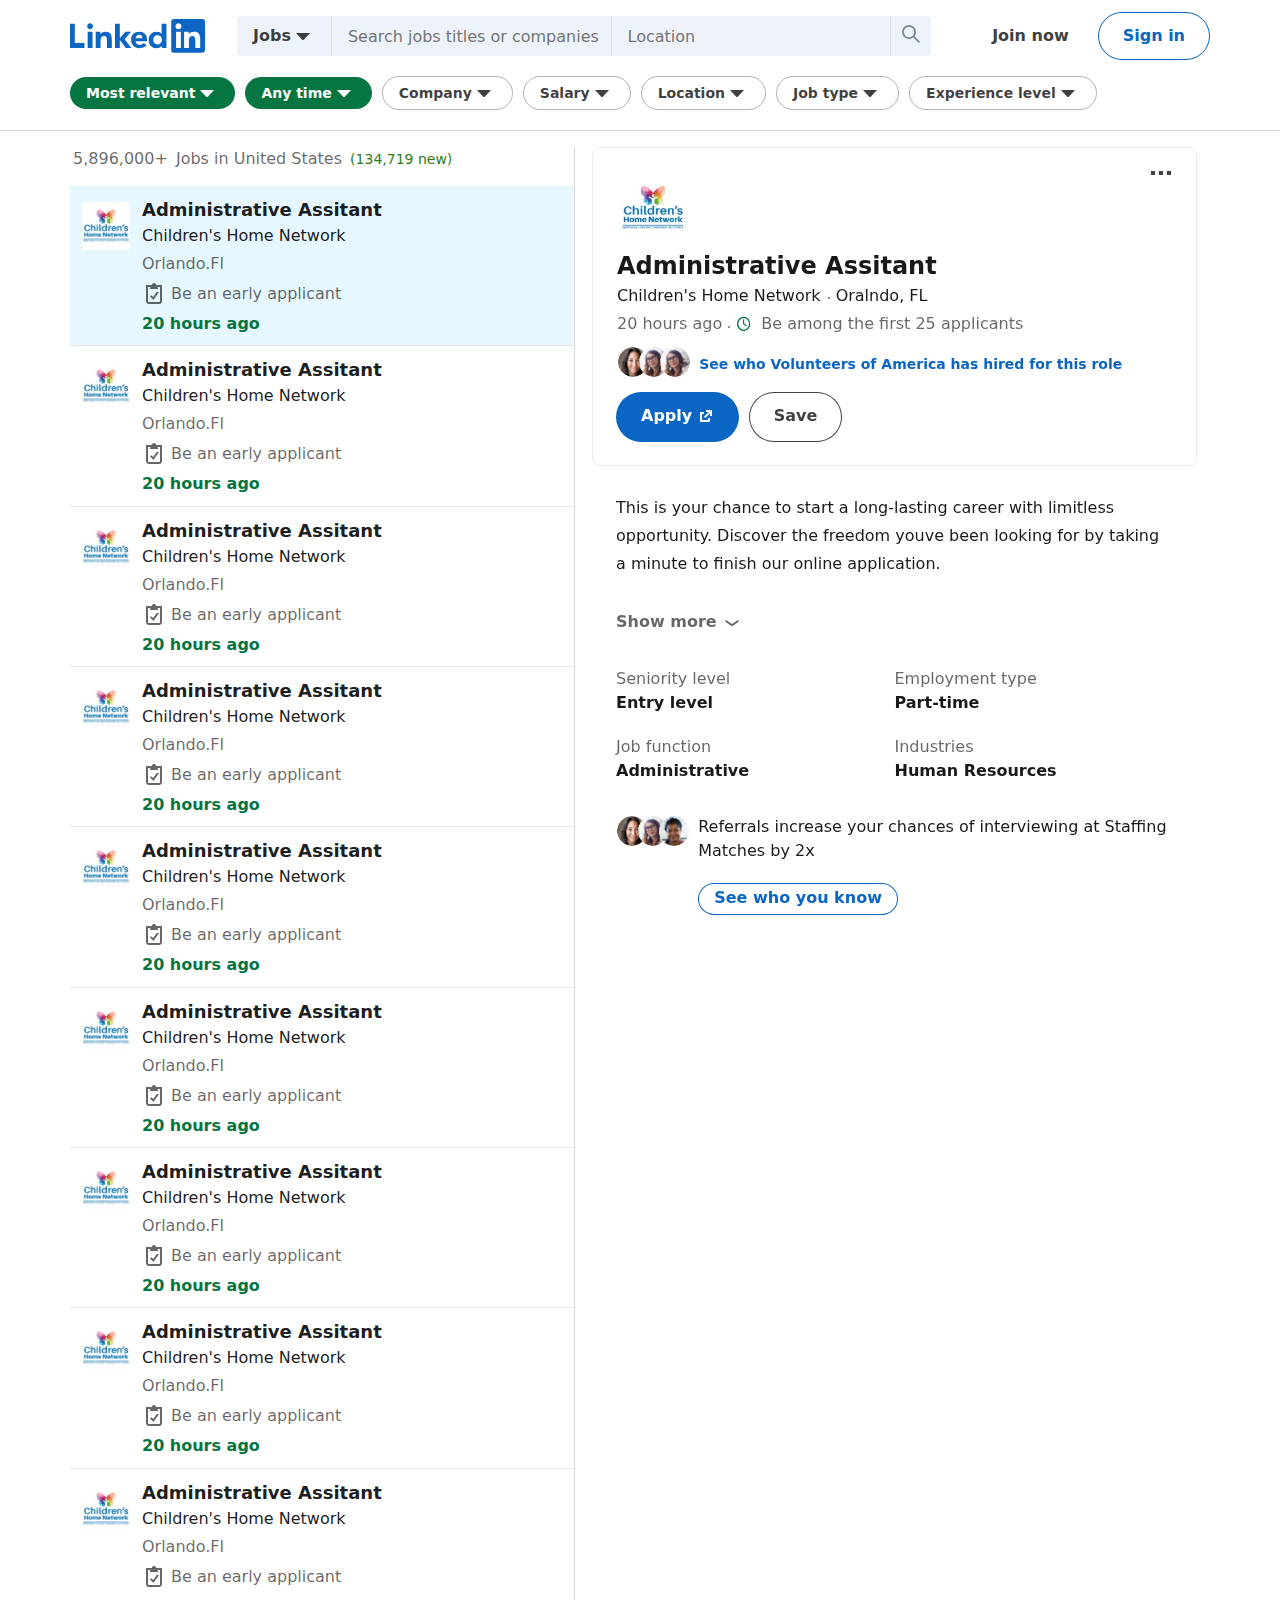
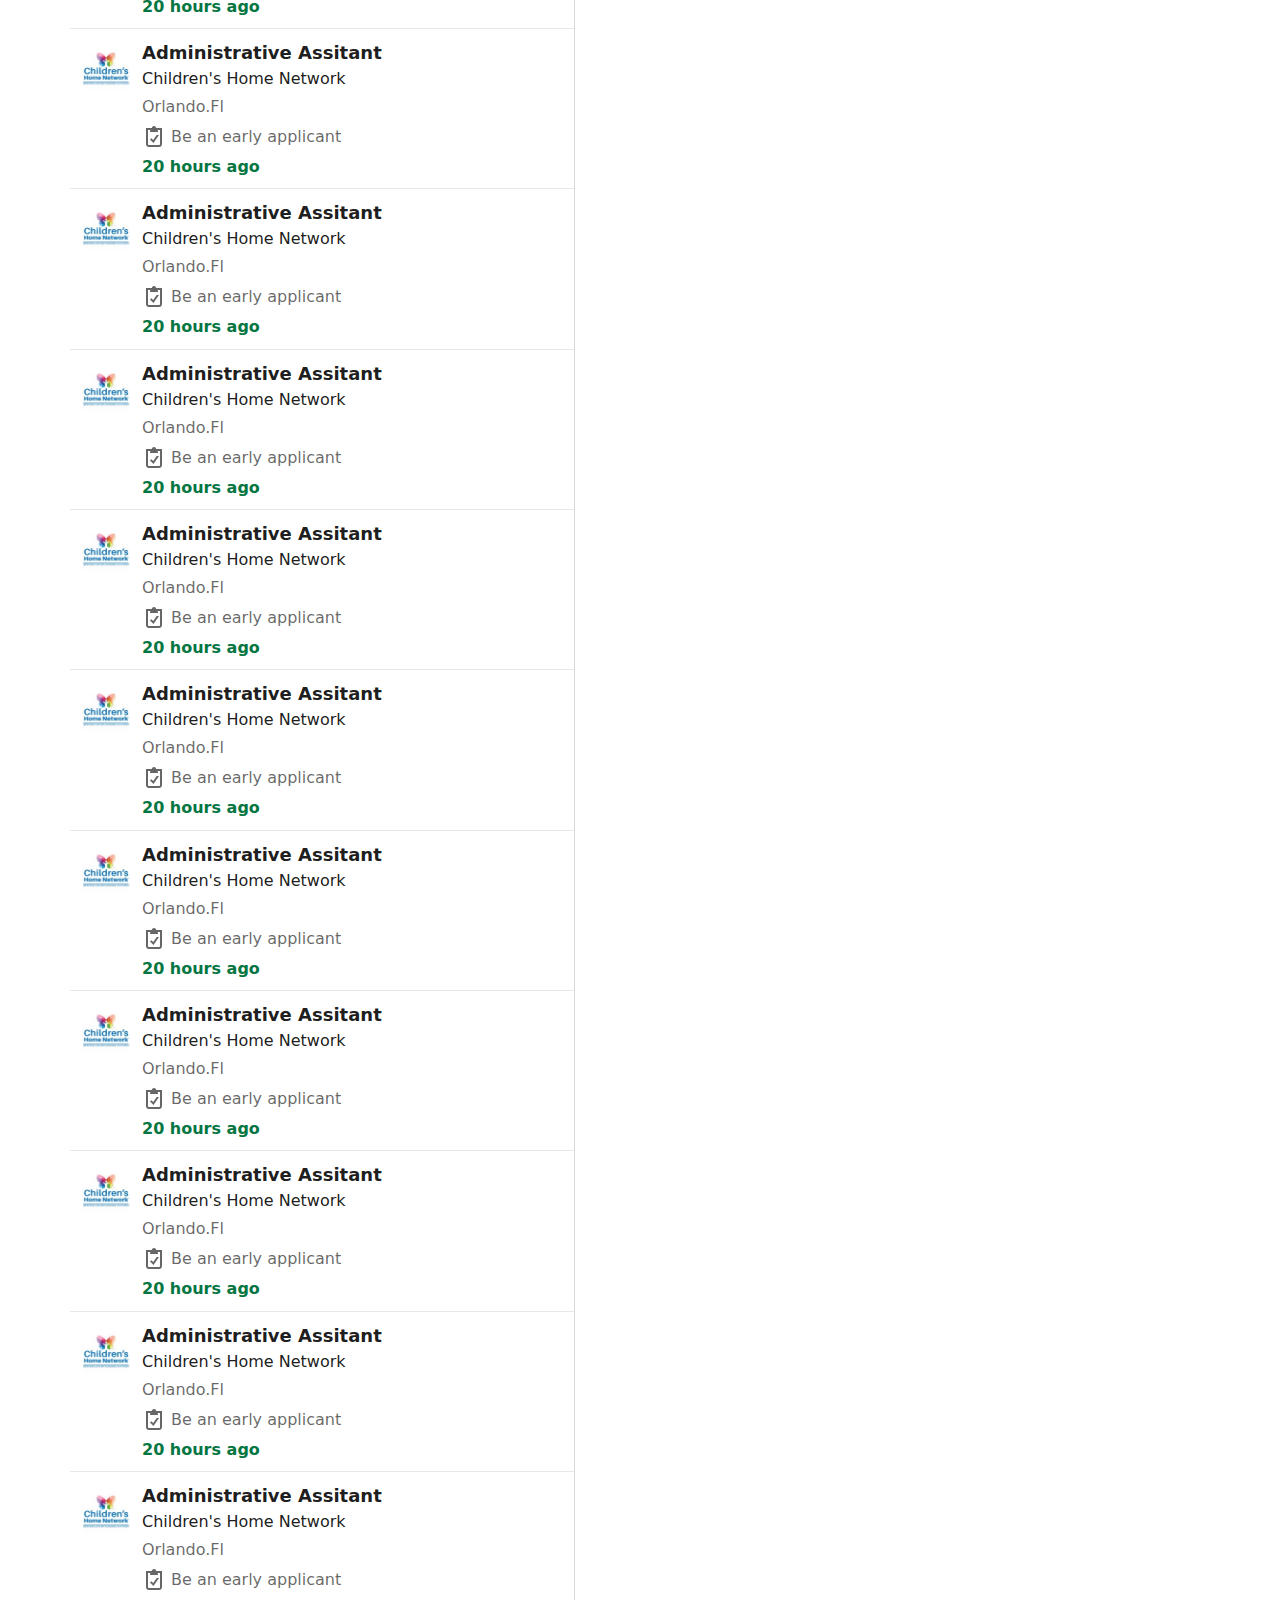
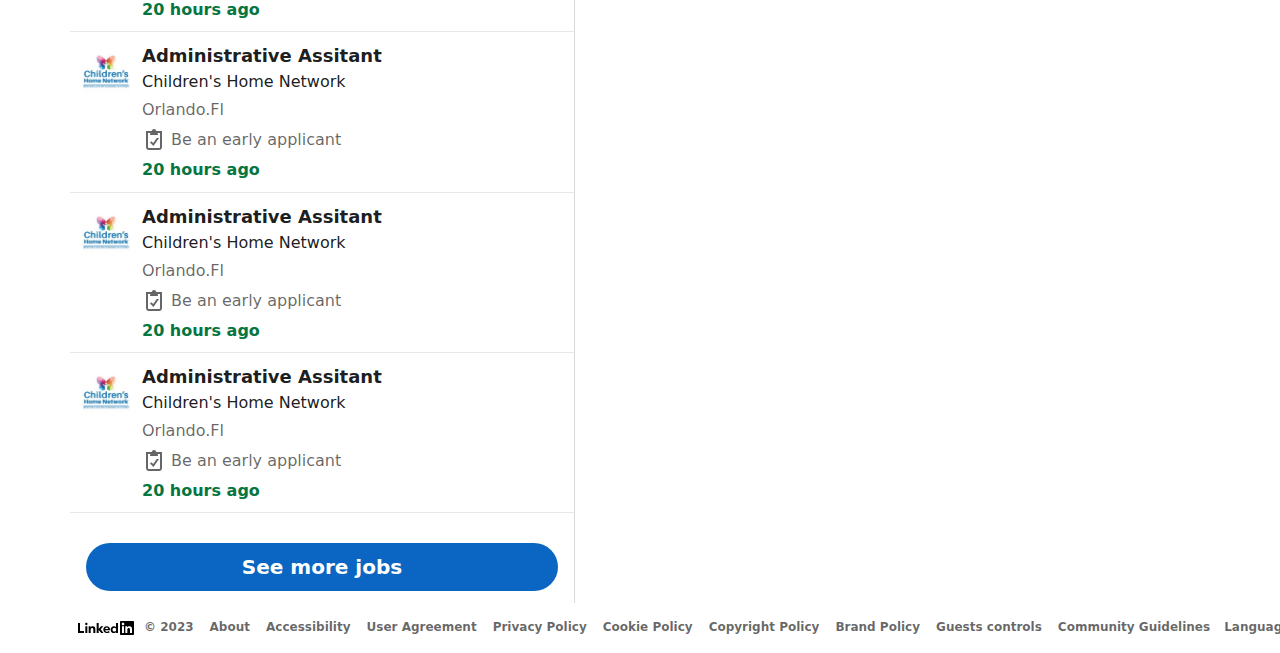
<file: linkedin-project/jobs.html>
<!DOCTYPE html>
<html lang="en">
<head>
  <meta charset="UTF-8">
  <meta http-equiv="X-UA-Compatible" content="IE=edge">
  <meta name="viewport" content="width=device-width, initial-scale=1.0">
  <title>
    5,886,000+ Jobs in United States (133,760 new)
  </title>
  <!-- Linked-In icon  -->
  <link rel="icon" href="https://static.licdn.com/aero-v1/sc/h/al2o9zrvru7aqj8e1x2rzsrca">
  <!-- Normalize css -->
  <link rel="stylesheet" href="jobs-formates/normarilze.css">
  <!-- Fonts awesome  -->
  <link rel="stylesheet" href="jobs-formates/all.min.css">
  <!-- Main formates css -->
  <link rel="stylesheet" href="jobs-formates/jobs.css">
</head>
<body>
      <!-- Start nav section  -->
  <div class="nav">
    <div class="container flex items-center content-between">
      <div class="logo">
        <a href="index.html">        <svg xmlns="http://www.w3.org/2000/svg" xmlns:xlink="http://www.w3.org/1999/xlink" viewBox="0 0 84 21" version="1.1" focusable="false" class="">
          <g class="" stroke="none" stroke-width="1" fill="none" fill-rule="evenodd">
            <path d="M19.479,0 L1.583,0 C0.727,0 0,0.677 0,1.511 L0,19.488 C0,20.323 0.477,21 1.333,21 L19.229,21 C20.086,21 21,20.323 21,19.488 L21,1.511 C21,0.677 20.336,0 19.479,0" class="bug-text-color" transform="translate(63.000000, 0.000000)"></path>
            <path d="M82.479,0 L64.583,0 C63.727,0 63,0.677 63,1.511 L63,19.488 C63,20.323 63.477,21 64.333,21 L82.229,21 C83.086,21 84,20.323 84,19.488 L84,1.511 C84,0.677 83.336,0 82.479,0 Z M71,8 L73.827,8 L73.827,9.441 L73.858,9.441 C74.289,8.664 75.562,7.875 77.136,7.875 C80.157,7.875 81,9.479 81,12.45 L81,18 L78,18 L78,12.997 C78,11.667 77.469,10.5 76.227,10.5 C74.719,10.5 74,11.521 74,13.197 L74,18 L71,18 L71,8 Z M66,18 L69,18 L69,8 L66,8 L66,18 Z M69.375,4.5 C69.375,5.536 68.536,6.375 67.5,6.375 C66.464,6.375 65.625,5.536 65.625,4.5 C65.625,3.464 66.464,2.625 67.5,2.625 C68.536,2.625 69.375,3.464 69.375,4.5 Z" class="background" fill="currentColor"></path>
          </g>
          <g class="linkedin-text">
            <path d="M60,18 L57.2,18 L57.2,16.809 L57.17,16.809 C56.547,17.531 55.465,18.125 53.631,18.125 C51.131,18.125 48.978,16.244 48.978,13.011 C48.978,9.931 51.1,7.875 53.725,7.875 C55.35,7.875 56.359,8.453 56.97,9.191 L57,9.191 L57,3 L60,3 L60,18 Z M54.479,10.125 C52.764,10.125 51.8,11.348 51.8,12.974 C51.8,14.601 52.764,15.875 54.479,15.875 C56.196,15.875 57.2,14.634 57.2,12.974 C57.2,11.268 56.196,10.125 54.479,10.125 L54.479,10.125 Z" fill="currentColor"></path>
            <path d="M47.6611,16.3889 C46.9531,17.3059 45.4951,18.1249 43.1411,18.1249 C40.0001,18.1249 38.0001,16.0459 38.0001,12.7779 C38.0001,9.8749 39.8121,7.8749 43.2291,7.8749 C46.1801,7.8749 48.0001,9.8129 48.0001,13.2219 C48.0001,13.5629 47.9451,13.8999 47.9451,13.8999 L40.8311,13.8999 L40.8481,14.2089 C41.0451,15.0709 41.6961,16.1249 43.1901,16.1249 C44.4941,16.1249 45.3881,15.4239 45.7921,14.8749 L47.6611,16.3889 Z M45.1131,11.9999 C45.1331,10.9449 44.3591,9.8749 43.1391,9.8749 C41.6871,9.8749 40.9121,11.0089 40.8311,11.9999 L45.1131,11.9999 Z" fill="currentColor"></path>
            <polygon fill="currentColor" points="38 8 34.5 8 31 12 31 3 28 3 28 18 31 18 31 13 34.699 18 38.241 18 34 12.533"></polygon>
            <path d="M16,8 L18.827,8 L18.827,9.441 L18.858,9.441 C19.289,8.664 20.562,7.875 22.136,7.875 C25.157,7.875 26,9.792 26,12.45 L26,18 L23,18 L23,12.997 C23,11.525 22.469,10.5 21.227,10.5 C19.719,10.5 19,11.694 19,13.197 L19,18 L16,18 L16,8 Z" fill="currentColor"></path>
            <path d="M11,18 L14,18 L14,8 L11,8 L11,18 Z M12.501,6.3 C13.495,6.3 14.3,5.494 14.3,4.5 C14.3,3.506 13.495,2.7 12.501,2.7 C11.508,2.7 10.7,3.506 10.7,4.5 C10.7,5.494 11.508,6.3 12.501,6.3 Z" fill="currentColor"></path>
            <polygon fill="currentColor" points="3 3 0 3 0 18 9 18 9 15 3 15"></polygon>
          </g>
        </svg></a>
      </div>
      <div class="search-bar">
        <button>
          <span>Jobs</span>
          <svg xmlns="http://www.w3.org/2000/svg" xmlns:xlink="http://www.w3.org/1999/xlink" viewBox="0 0 24 24" width="24px" height="24px"  focusable="false">
            <path d="M5,9h14l-6.2,6.7C12.6,15.9,12.3,16,12,16c-0.3,0-0.6-0.1-0.8-0.3L5,9z" fill="currentColor"></path>
          </svg>
        </button>
        <form action="">
          <div class="first-name">
            <input type="text" required placeholder="Search jobs titles or companies">
          </div>
          <div class="last-name">
            <input type="text" required placeholder="Location">
          </div>
          <button type="submit">
            <svg xmlns="http://www.w3.org/2000/svg" xmlns:xlink="http://www.w3.org/1999/xlink" viewBox="0 0 24 24" width="24px" height="24px" version="1.1" focusable="false">
              <path d="M21,19.67l-5.44-5.44a7,7,0,1,0-1.33,1.33L19.67,21ZM10,15.13A5.13,5.13,0,1,1,15.13,10,5.13,5.13,0,0,1,10,15.13Z"  style="fill: currentColor; color: #7a8b98;"></path>
            </svg>
          </button>
        </form>
      </div>
      <div class="links flex">
        <div class="button-links flex content-center items-center">
          <a class="flex content-center items-center weight-600 h-48px radius-24px w-max-content" href="join.html">Join now</a>
          <a class="flex content-center items-center weight-600 h-48px radius-24px w-max-content" href="sign.html">Sign in</a>
        </div>
      </div>
      <div class="search-bar-mob">
        <button>
          <svg xmlns="http://www.w3.org/2000/svg" xmlns:xlink="http://www.w3.org/1999/xlink" viewBox="0 0 24 24" width="24px" height="24px" version="1.1" focusable="false" >
            <path d="M21,19.67l-5.44-5.44a7,7,0,1,0-1.33,1.33L19.67,21ZM10,15.13A5.13,5.13,0,1,1,15.13,10,5.13,5.13,0,0,1,10,15.13Z" style="fill: currentColor;"></path>
          </svg>
          <div class="text">
            Location
          </div>
        </button>
      </div>
    </div>
  </div>
  <!-- End nav section  -->

  <!-- Start buttons-filter section  -->
  <div class="buttons-filter">
    <div class="container">
      <button class="active" >
        <div class="text">
          Most relevant
        </div>
        <svg xmlns="http://www.w3.org/2000/svg" xmlns:xlink="http://www.w3.org/1999/xlink" viewBox="0 0 24 24" width="24px" height="24px"focusable="false" aria-busy="false">
          <path d="M5,9h14l-6.2,6.7C12.6,15.9,12.3,16,12,16c-0.3,0-0.6-0.1-0.8-0.3L5,9z" fill="currentColor"></path>
        </svg>
      </button>
      <button class="active" >
        <div class="text">
          Any time
        </div>
        <svg xmlns="http://www.w3.org/2000/svg" xmlns:xlink="http://www.w3.org/1999/xlink" viewBox="0 0 24 24" width="24px" height="24px"focusable="false" aria-busy="false">
          <path d="M5,9h14l-6.2,6.7C12.6,15.9,12.3,16,12,16c-0.3,0-0.6-0.1-0.8-0.3L5,9z" fill="currentColor"></path>
        </svg>
      </button>
      <button >
        <div class="text">
          Company
        </div>
        <svg xmlns="http://www.w3.org/2000/svg" xmlns:xlink="http://www.w3.org/1999/xlink" viewBox="0 0 24 24" width="24px" height="24px"focusable="false" aria-busy="false">
          <path d="M5,9h14l-6.2,6.7C12.6,15.9,12.3,16,12,16c-0.3,0-0.6-0.1-0.8-0.3L5,9z" fill="currentColor"></path>
        </svg>
      </button>
      <button >
        <div class="text">
          Salary
        </div>
        <svg xmlns="http://www.w3.org/2000/svg" xmlns:xlink="http://www.w3.org/1999/xlink" viewBox="0 0 24 24" width="24px" height="24px"focusable="false" aria-busy="false">
          <path d="M5,9h14l-6.2,6.7C12.6,15.9,12.3,16,12,16c-0.3,0-0.6-0.1-0.8-0.3L5,9z" fill="currentColor"></path>
        </svg>
      </button>
      <button >
        <div class="text">
          Location
        </div>
        <svg xmlns="http://www.w3.org/2000/svg" xmlns:xlink="http://www.w3.org/1999/xlink" viewBox="0 0 24 24" width="24px" height="24px"focusable="false" aria-busy="false">
          <path d="M5,9h14l-6.2,6.7C12.6,15.9,12.3,16,12,16c-0.3,0-0.6-0.1-0.8-0.3L5,9z" fill="currentColor"></path>
        </svg>
      </button>
      <button >
        <div class="text">
          Job type
        </div>
        <svg xmlns="http://www.w3.org/2000/svg" xmlns:xlink="http://www.w3.org/1999/xlink" viewBox="0 0 24 24" width="24px" height="24px"focusable="false" aria-busy="false">
          <path d="M5,9h14l-6.2,6.7C12.6,15.9,12.3,16,12,16c-0.3,0-0.6-0.1-0.8-0.3L5,9z" fill="currentColor"></path>
        </svg>
      </button>
      <button >
        <div class="text">
          Experience level
        </div>
        <svg xmlns="http://www.w3.org/2000/svg" xmlns:xlink="http://www.w3.org/1999/xlink" viewBox="0 0 24 24" width="24px" height="24px"focusable="false" aria-busy="false">
          <path d="M5,9h14l-6.2,6.7C12.6,15.9,12.3,16,12,16c-0.3,0-0.6-0.1-0.8-0.3L5,9z" fill="currentColor"></path>
        </svg>
      </button>
    </div>
  </div>
<!-- End buttons-filter section  -->

<!-- start main section  -->
<div class="main">
  <div class="container">
    <div class="jobs-content">
      <div class="avaliable-jobs">
        <h1>
          <span>
            5,896,000+
          </span>
          <span>
            Jobs in United States
          </span>
          <span>
            (134,719 new)
          </span>
        </h1>
      </div>
      <div class="job-offers">
        <div class="box active">
          <a href="#">
            <div class="image">
              <img src="images/jobs-1.jpg" alt="">
            </div>
            <div class="info">
                <h3>Administrative Assitant</h3>
              <p><a href="#">
                Children's Home Network
              </a></p>
              <span>
                Orlando.Fl
              </span>
              <div class="benefits">
                <svg xmlns="http://www.w3.org/2000/svg" width="24" height="24" viewBox="0 0 24 24" fill="none" focusable="false" aria-busy="false">
                  <path d="M14.7 10H17L11.5 18L8 14.5L9.3 13.2L11.2 15.1L14.7 10ZM20 3V19C20 20.7 18.7 22 17 22H7C5.3 22 4 20.7 4 19V3H9.7L10.2 2C10.6 1.4 11.2 1 12 1C12.7 1 13.4 1.4 13.8 2L14.3 3H20ZM18 5H15.4L16 6.1V7H8V6.1L8.6 5H6V19C6 19.6 6.4 20 7 20H17C17.6 20 18 19.6 18 19V5Z" fill="currentColor"></path>
                  </svg>
                  <span>
                    Be an early applicant
                  </span>
              </div>
              <div class="time">
                20 hours ago
              </div>
            </div>
          </a>
        </div>
        <div class="box">
          <a href="#">
            <div class="image">
              <img src="images/jobs-1.jpg" alt="">
            </div>
            <div class="info">
                <h3>Administrative Assitant</h3>
              <p><a href="#">
                Children's Home Network
              </a></p>
              <span>
                Orlando.Fl
              </span>
              <div class="benefits">
                <svg xmlns="http://www.w3.org/2000/svg" width="24" height="24" viewBox="0 0 24 24" fill="none" focusable="false" aria-busy="false">
                  <path d="M14.7 10H17L11.5 18L8 14.5L9.3 13.2L11.2 15.1L14.7 10ZM20 3V19C20 20.7 18.7 22 17 22H7C5.3 22 4 20.7 4 19V3H9.7L10.2 2C10.6 1.4 11.2 1 12 1C12.7 1 13.4 1.4 13.8 2L14.3 3H20ZM18 5H15.4L16 6.1V7H8V6.1L8.6 5H6V19C6 19.6 6.4 20 7 20H17C17.6 20 18 19.6 18 19V5Z" fill="currentColor"></path>
                  </svg>
                  <span>
                    Be an early applicant
                  </span>
              </div>
              <div class="time">
                20 hours ago
              </div>
            </div>
          </a>
        </div>
        <div class="box">
          <a href="#">
            <div class="image">
              <img src="images/jobs-1.jpg" alt="">
            </div>
            <div class="info">
                <h3>Administrative Assitant</h3>
              <p><a href="#">
                Children's Home Network
              </a></p>
              <span>
                Orlando.Fl
              </span>
              <div class="benefits">
                <svg xmlns="http://www.w3.org/2000/svg" width="24" height="24" viewBox="0 0 24 24" fill="none" focusable="false" aria-busy="false">
                  <path d="M14.7 10H17L11.5 18L8 14.5L9.3 13.2L11.2 15.1L14.7 10ZM20 3V19C20 20.7 18.7 22 17 22H7C5.3 22 4 20.7 4 19V3H9.7L10.2 2C10.6 1.4 11.2 1 12 1C12.7 1 13.4 1.4 13.8 2L14.3 3H20ZM18 5H15.4L16 6.1V7H8V6.1L8.6 5H6V19C6 19.6 6.4 20 7 20H17C17.6 20 18 19.6 18 19V5Z" fill="currentColor"></path>
                  </svg>
                  <span>
                    Be an early applicant
                  </span>
              </div>
              <div class="time">
                20 hours ago
              </div>
            </div>
          </a>
        </div>
        <div class="box">
          <a href="#">
            <div class="image">
              <img src="images/jobs-1.jpg" alt="">
            </div>
            <div class="info">
                <h3>Administrative Assitant</h3>
              <p><a href="#">
                Children's Home Network
              </a></p>
              <span>
                Orlando.Fl
              </span>
              <div class="benefits">
                <svg xmlns="http://www.w3.org/2000/svg" width="24" height="24" viewBox="0 0 24 24" fill="none" focusable="false" aria-busy="false">
                  <path d="M14.7 10H17L11.5 18L8 14.5L9.3 13.2L11.2 15.1L14.7 10ZM20 3V19C20 20.7 18.7 22 17 22H7C5.3 22 4 20.7 4 19V3H9.7L10.2 2C10.6 1.4 11.2 1 12 1C12.7 1 13.4 1.4 13.8 2L14.3 3H20ZM18 5H15.4L16 6.1V7H8V6.1L8.6 5H6V19C6 19.6 6.4 20 7 20H17C17.6 20 18 19.6 18 19V5Z" fill="currentColor"></path>
                  </svg>
                  <span>
                    Be an early applicant
                  </span>
              </div>
              <div class="time">
                20 hours ago
              </div>
            </div>
          </a>
        </div>
        <div class="box">
          <a href="#">
            <div class="image">
              <img src="images/jobs-1.jpg" alt="">
            </div>
            <div class="info">
                <h3>Administrative Assitant</h3>
              <p><a href="#">
                Children's Home Network
              </a></p>
              <span>
                Orlando.Fl
              </span>
              <div class="benefits">
                <svg xmlns="http://www.w3.org/2000/svg" width="24" height="24" viewBox="0 0 24 24" fill="none" focusable="false" aria-busy="false">
                  <path d="M14.7 10H17L11.5 18L8 14.5L9.3 13.2L11.2 15.1L14.7 10ZM20 3V19C20 20.7 18.7 22 17 22H7C5.3 22 4 20.7 4 19V3H9.7L10.2 2C10.6 1.4 11.2 1 12 1C12.7 1 13.4 1.4 13.8 2L14.3 3H20ZM18 5H15.4L16 6.1V7H8V6.1L8.6 5H6V19C6 19.6 6.4 20 7 20H17C17.6 20 18 19.6 18 19V5Z" fill="currentColor"></path>
                  </svg>
                  <span>
                    Be an early applicant
                  </span>
              </div>
              <div class="time">
                20 hours ago
              </div>
            </div>
          </a>
        </div>
        <div class="box">
          <a href="#">
            <div class="image">
              <img src="images/jobs-1.jpg" alt="">
            </div>
            <div class="info">
                <h3>Administrative Assitant</h3>
              <p><a href="#">
                Children's Home Network
              </a></p>
              <span>
                Orlando.Fl
              </span>
              <div class="benefits">
                <svg xmlns="http://www.w3.org/2000/svg" width="24" height="24" viewBox="0 0 24 24" fill="none" focusable="false" aria-busy="false">
                  <path d="M14.7 10H17L11.5 18L8 14.5L9.3 13.2L11.2 15.1L14.7 10ZM20 3V19C20 20.7 18.7 22 17 22H7C5.3 22 4 20.7 4 19V3H9.7L10.2 2C10.6 1.4 11.2 1 12 1C12.7 1 13.4 1.4 13.8 2L14.3 3H20ZM18 5H15.4L16 6.1V7H8V6.1L8.6 5H6V19C6 19.6 6.4 20 7 20H17C17.6 20 18 19.6 18 19V5Z" fill="currentColor"></path>
                  </svg>
                  <span>
                    Be an early applicant
                  </span>
              </div>
              <div class="time">
                20 hours ago
              </div>
            </div>
          </a>
        </div>
        <div class="box">
          <a href="#">
            <div class="image">
              <img src="images/jobs-1.jpg" alt="">
            </div>
            <div class="info">
                <h3>Administrative Assitant</h3>
              <p><a href="#">
                Children's Home Network
              </a></p>
              <span>
                Orlando.Fl
              </span>
              <div class="benefits">
                <svg xmlns="http://www.w3.org/2000/svg" width="24" height="24" viewBox="0 0 24 24" fill="none" focusable="false" aria-busy="false">
                  <path d="M14.7 10H17L11.5 18L8 14.5L9.3 13.2L11.2 15.1L14.7 10ZM20 3V19C20 20.7 18.7 22 17 22H7C5.3 22 4 20.7 4 19V3H9.7L10.2 2C10.6 1.4 11.2 1 12 1C12.7 1 13.4 1.4 13.8 2L14.3 3H20ZM18 5H15.4L16 6.1V7H8V6.1L8.6 5H6V19C6 19.6 6.4 20 7 20H17C17.6 20 18 19.6 18 19V5Z" fill="currentColor"></path>
                  </svg>
                  <span>
                    Be an early applicant
                  </span>
              </div>
              <div class="time">
                20 hours ago
              </div>
            </div>
          </a>
        </div>
        <div class="box">
          <a href="#">
            <div class="image">
              <img src="images/jobs-1.jpg" alt="">
            </div>
            <div class="info">
                <h3>Administrative Assitant</h3>
              <p><a href="#">
                Children's Home Network
              </a></p>
              <span>
                Orlando.Fl
              </span>
              <div class="benefits">
                <svg xmlns="http://www.w3.org/2000/svg" width="24" height="24" viewBox="0 0 24 24" fill="none" focusable="false" aria-busy="false">
                  <path d="M14.7 10H17L11.5 18L8 14.5L9.3 13.2L11.2 15.1L14.7 10ZM20 3V19C20 20.7 18.7 22 17 22H7C5.3 22 4 20.7 4 19V3H9.7L10.2 2C10.6 1.4 11.2 1 12 1C12.7 1 13.4 1.4 13.8 2L14.3 3H20ZM18 5H15.4L16 6.1V7H8V6.1L8.6 5H6V19C6 19.6 6.4 20 7 20H17C17.6 20 18 19.6 18 19V5Z" fill="currentColor"></path>
                  </svg>
                  <span>
                    Be an early applicant
                  </span>
              </div>
              <div class="time">
                20 hours ago
              </div>
            </div>
          </a>
        </div>
        <div class="box">
          <a href="#">
            <div class="image">
              <img src="images/jobs-1.jpg" alt="">
            </div>
            <div class="info">
                <h3>Administrative Assitant</h3>
              <p><a href="#">
                Children's Home Network
              </a></p>
              <span>
                Orlando.Fl
              </span>
              <div class="benefits">
                <svg xmlns="http://www.w3.org/2000/svg" width="24" height="24" viewBox="0 0 24 24" fill="none" focusable="false" aria-busy="false">
                  <path d="M14.7 10H17L11.5 18L8 14.5L9.3 13.2L11.2 15.1L14.7 10ZM20 3V19C20 20.7 18.7 22 17 22H7C5.3 22 4 20.7 4 19V3H9.7L10.2 2C10.6 1.4 11.2 1 12 1C12.7 1 13.4 1.4 13.8 2L14.3 3H20ZM18 5H15.4L16 6.1V7H8V6.1L8.6 5H6V19C6 19.6 6.4 20 7 20H17C17.6 20 18 19.6 18 19V5Z" fill="currentColor"></path>
                  </svg>
                  <span>
                    Be an early applicant
                  </span>
              </div>
              <div class="time">
                20 hours ago
              </div>
            </div>
          </a>
        </div>
        <div class="box">
          <a href="#">
            <div class="image">
              <img src="images/jobs-1.jpg" alt="">
            </div>
            <div class="info">
                <h3>Administrative Assitant</h3>
              <p><a href="#">
                Children's Home Network
              </a></p>
              <span>
                Orlando.Fl
              </span>
              <div class="benefits">
                <svg xmlns="http://www.w3.org/2000/svg" width="24" height="24" viewBox="0 0 24 24" fill="none" focusable="false" aria-busy="false">
                  <path d="M14.7 10H17L11.5 18L8 14.5L9.3 13.2L11.2 15.1L14.7 10ZM20 3V19C20 20.7 18.7 22 17 22H7C5.3 22 4 20.7 4 19V3H9.7L10.2 2C10.6 1.4 11.2 1 12 1C12.7 1 13.4 1.4 13.8 2L14.3 3H20ZM18 5H15.4L16 6.1V7H8V6.1L8.6 5H6V19C6 19.6 6.4 20 7 20H17C17.6 20 18 19.6 18 19V5Z" fill="currentColor"></path>
                  </svg>
                  <span>
                    Be an early applicant
                  </span>
              </div>
              <div class="time">
                20 hours ago
              </div>
            </div>
          </a>
        </div>
        <div class="box">
          <a href="#">
            <div class="image">
              <img src="images/jobs-1.jpg" alt="">
            </div>
            <div class="info">
                <h3>Administrative Assitant</h3>
              <p><a href="#">
                Children's Home Network
              </a></p>
              <span>
                Orlando.Fl
              </span>
              <div class="benefits">
                <svg xmlns="http://www.w3.org/2000/svg" width="24" height="24" viewBox="0 0 24 24" fill="none" focusable="false" aria-busy="false">
                  <path d="M14.7 10H17L11.5 18L8 14.5L9.3 13.2L11.2 15.1L14.7 10ZM20 3V19C20 20.7 18.7 22 17 22H7C5.3 22 4 20.7 4 19V3H9.7L10.2 2C10.6 1.4 11.2 1 12 1C12.7 1 13.4 1.4 13.8 2L14.3 3H20ZM18 5H15.4L16 6.1V7H8V6.1L8.6 5H6V19C6 19.6 6.4 20 7 20H17C17.6 20 18 19.6 18 19V5Z" fill="currentColor"></path>
                  </svg>
                  <span>
                    Be an early applicant
                  </span>
              </div>
              <div class="time">
                20 hours ago
              </div>
            </div>
          </a>
        </div>
        <div class="box">
          <a href="#">
            <div class="image">
              <img src="images/jobs-1.jpg" alt="">
            </div>
            <div class="info">
                <h3>Administrative Assitant</h3>
              <p><a href="#">
                Children's Home Network
              </a></p>
              <span>
                Orlando.Fl
              </span>
              <div class="benefits">
                <svg xmlns="http://www.w3.org/2000/svg" width="24" height="24" viewBox="0 0 24 24" fill="none" focusable="false" aria-busy="false">
                  <path d="M14.7 10H17L11.5 18L8 14.5L9.3 13.2L11.2 15.1L14.7 10ZM20 3V19C20 20.7 18.7 22 17 22H7C5.3 22 4 20.7 4 19V3H9.7L10.2 2C10.6 1.4 11.2 1 12 1C12.7 1 13.4 1.4 13.8 2L14.3 3H20ZM18 5H15.4L16 6.1V7H8V6.1L8.6 5H6V19C6 19.6 6.4 20 7 20H17C17.6 20 18 19.6 18 19V5Z" fill="currentColor"></path>
                  </svg>
                  <span>
                    Be an early applicant
                  </span>
              </div>
              <div class="time">
                20 hours ago
              </div>
            </div>
          </a>
        </div>
        <div class="box">
          <a href="#">
            <div class="image">
              <img src="images/jobs-1.jpg" alt="">
            </div>
            <div class="info">
                <h3>Administrative Assitant</h3>
              <p><a href="#">
                Children's Home Network
              </a></p>
              <span>
                Orlando.Fl
              </span>
              <div class="benefits">
                <svg xmlns="http://www.w3.org/2000/svg" width="24" height="24" viewBox="0 0 24 24" fill="none" focusable="false" aria-busy="false">
                  <path d="M14.7 10H17L11.5 18L8 14.5L9.3 13.2L11.2 15.1L14.7 10ZM20 3V19C20 20.7 18.7 22 17 22H7C5.3 22 4 20.7 4 19V3H9.7L10.2 2C10.6 1.4 11.2 1 12 1C12.7 1 13.4 1.4 13.8 2L14.3 3H20ZM18 5H15.4L16 6.1V7H8V6.1L8.6 5H6V19C6 19.6 6.4 20 7 20H17C17.6 20 18 19.6 18 19V5Z" fill="currentColor"></path>
                  </svg>
                  <span>
                    Be an early applicant
                  </span>
              </div>
              <div class="time">
                20 hours ago
              </div>
            </div>
          </a>
        </div>
        <div class="box">
          <a href="#">
            <div class="image">
              <img src="images/jobs-1.jpg" alt="">
            </div>
            <div class="info">
                <h3>Administrative Assitant</h3>
              <p><a href="#">
                Children's Home Network
              </a></p>
              <span>
                Orlando.Fl
              </span>
              <div class="benefits">
                <svg xmlns="http://www.w3.org/2000/svg" width="24" height="24" viewBox="0 0 24 24" fill="none" focusable="false" aria-busy="false">
                  <path d="M14.7 10H17L11.5 18L8 14.5L9.3 13.2L11.2 15.1L14.7 10ZM20 3V19C20 20.7 18.7 22 17 22H7C5.3 22 4 20.7 4 19V3H9.7L10.2 2C10.6 1.4 11.2 1 12 1C12.7 1 13.4 1.4 13.8 2L14.3 3H20ZM18 5H15.4L16 6.1V7H8V6.1L8.6 5H6V19C6 19.6 6.4 20 7 20H17C17.6 20 18 19.6 18 19V5Z" fill="currentColor"></path>
                  </svg>
                  <span>
                    Be an early applicant
                  </span>
              </div>
              <div class="time">
                20 hours ago
              </div>
            </div>
          </a>
        </div>
        <div class="box">
          <a href="#">
            <div class="image">
              <img src="images/jobs-1.jpg" alt="">
            </div>
            <div class="info">
                <h3>Administrative Assitant</h3>
              <p><a href="#">
                Children's Home Network
              </a></p>
              <span>
                Orlando.Fl
              </span>
              <div class="benefits">
                <svg xmlns="http://www.w3.org/2000/svg" width="24" height="24" viewBox="0 0 24 24" fill="none" focusable="false" aria-busy="false">
                  <path d="M14.7 10H17L11.5 18L8 14.5L9.3 13.2L11.2 15.1L14.7 10ZM20 3V19C20 20.7 18.7 22 17 22H7C5.3 22 4 20.7 4 19V3H9.7L10.2 2C10.6 1.4 11.2 1 12 1C12.7 1 13.4 1.4 13.8 2L14.3 3H20ZM18 5H15.4L16 6.1V7H8V6.1L8.6 5H6V19C6 19.6 6.4 20 7 20H17C17.6 20 18 19.6 18 19V5Z" fill="currentColor"></path>
                  </svg>
                  <span>
                    Be an early applicant
                  </span>
              </div>
              <div class="time">
                20 hours ago
              </div>
            </div>
          </a>
        </div>
        <div class="box">
          <a href="#">
            <div class="image">
              <img src="images/jobs-1.jpg" alt="">
            </div>
            <div class="info">
                <h3>Administrative Assitant</h3>
              <p><a href="#">
                Children's Home Network
              </a></p>
              <span>
                Orlando.Fl
              </span>
              <div class="benefits">
                <svg xmlns="http://www.w3.org/2000/svg" width="24" height="24" viewBox="0 0 24 24" fill="none" focusable="false" aria-busy="false">
                  <path d="M14.7 10H17L11.5 18L8 14.5L9.3 13.2L11.2 15.1L14.7 10ZM20 3V19C20 20.7 18.7 22 17 22H7C5.3 22 4 20.7 4 19V3H9.7L10.2 2C10.6 1.4 11.2 1 12 1C12.7 1 13.4 1.4 13.8 2L14.3 3H20ZM18 5H15.4L16 6.1V7H8V6.1L8.6 5H6V19C6 19.6 6.4 20 7 20H17C17.6 20 18 19.6 18 19V5Z" fill="currentColor"></path>
                  </svg>
                  <span>
                    Be an early applicant
                  </span>
              </div>
              <div class="time">
                20 hours ago
              </div>
            </div>
          </a>
        </div>
        <div class="box">
          <a href="#">
            <div class="image">
              <img src="images/jobs-1.jpg" alt="">
            </div>
            <div class="info">
                <h3>Administrative Assitant</h3>
              <p><a href="#">
                Children's Home Network
              </a></p>
              <span>
                Orlando.Fl
              </span>
              <div class="benefits">
                <svg xmlns="http://www.w3.org/2000/svg" width="24" height="24" viewBox="0 0 24 24" fill="none" focusable="false" aria-busy="false">
                  <path d="M14.7 10H17L11.5 18L8 14.5L9.3 13.2L11.2 15.1L14.7 10ZM20 3V19C20 20.7 18.7 22 17 22H7C5.3 22 4 20.7 4 19V3H9.7L10.2 2C10.6 1.4 11.2 1 12 1C12.7 1 13.4 1.4 13.8 2L14.3 3H20ZM18 5H15.4L16 6.1V7H8V6.1L8.6 5H6V19C6 19.6 6.4 20 7 20H17C17.6 20 18 19.6 18 19V5Z" fill="currentColor"></path>
                  </svg>
                  <span>
                    Be an early applicant
                  </span>
              </div>
              <div class="time">
                20 hours ago
              </div>
            </div>
          </a>
        </div>
        <div class="box">
          <a href="#">
            <div class="image">
              <img src="images/jobs-1.jpg" alt="">
            </div>
            <div class="info">
                <h3>Administrative Assitant</h3>
              <p><a href="#">
                Children's Home Network
              </a></p>
              <span>
                Orlando.Fl
              </span>
              <div class="benefits">
                <svg xmlns="http://www.w3.org/2000/svg" width="24" height="24" viewBox="0 0 24 24" fill="none" focusable="false" aria-busy="false">
                  <path d="M14.7 10H17L11.5 18L8 14.5L9.3 13.2L11.2 15.1L14.7 10ZM20 3V19C20 20.7 18.7 22 17 22H7C5.3 22 4 20.7 4 19V3H9.7L10.2 2C10.6 1.4 11.2 1 12 1C12.7 1 13.4 1.4 13.8 2L14.3 3H20ZM18 5H15.4L16 6.1V7H8V6.1L8.6 5H6V19C6 19.6 6.4 20 7 20H17C17.6 20 18 19.6 18 19V5Z" fill="currentColor"></path>
                  </svg>
                  <span>
                    Be an early applicant
                  </span>
              </div>
              <div class="time">
                20 hours ago
              </div>
            </div>
          </a>
        </div>
        <div class="box">
          <a href="#">
            <div class="image">
              <img src="images/jobs-1.jpg" alt="">
            </div>
            <div class="info">
                <h3>Administrative Assitant</h3>
              <p><a href="#">
                Children's Home Network
              </a></p>
              <span>
                Orlando.Fl
              </span>
              <div class="benefits">
                <svg xmlns="http://www.w3.org/2000/svg" width="24" height="24" viewBox="0 0 24 24" fill="none" focusable="false" aria-busy="false">
                  <path d="M14.7 10H17L11.5 18L8 14.5L9.3 13.2L11.2 15.1L14.7 10ZM20 3V19C20 20.7 18.7 22 17 22H7C5.3 22 4 20.7 4 19V3H9.7L10.2 2C10.6 1.4 11.2 1 12 1C12.7 1 13.4 1.4 13.8 2L14.3 3H20ZM18 5H15.4L16 6.1V7H8V6.1L8.6 5H6V19C6 19.6 6.4 20 7 20H17C17.6 20 18 19.6 18 19V5Z" fill="currentColor"></path>
                  </svg>
                  <span>
                    Be an early applicant
                  </span>
              </div>
              <div class="time">
                20 hours ago
              </div>
            </div>
          </a>
        </div>
        <div class="box">
          <a href="#">
            <div class="image">
              <img src="images/jobs-1.jpg" alt="">
            </div>
            <div class="info">
                <h3>Administrative Assitant</h3>
              <p><a href="#">
                Children's Home Network
              </a></p>
              <span>
                Orlando.Fl
              </span>
              <div class="benefits">
                <svg xmlns="http://www.w3.org/2000/svg" width="24" height="24" viewBox="0 0 24 24" fill="none" focusable="false" aria-busy="false">
                  <path d="M14.7 10H17L11.5 18L8 14.5L9.3 13.2L11.2 15.1L14.7 10ZM20 3V19C20 20.7 18.7 22 17 22H7C5.3 22 4 20.7 4 19V3H9.7L10.2 2C10.6 1.4 11.2 1 12 1C12.7 1 13.4 1.4 13.8 2L14.3 3H20ZM18 5H15.4L16 6.1V7H8V6.1L8.6 5H6V19C6 19.6 6.4 20 7 20H17C17.6 20 18 19.6 18 19V5Z" fill="currentColor"></path>
                  </svg>
                  <span>
                    Be an early applicant
                  </span>
              </div>
              <div class="time">
                20 hours ago
              </div>
            </div>
          </a>
        </div>
        <div class="box">
          <a href="#">
            <div class="image">
              <img src="images/jobs-1.jpg" alt="">
            </div>
            <div class="info">
                <h3>Administrative Assitant</h3>
              <p><a href="#">
                Children's Home Network
              </a></p>
              <span>
                Orlando.Fl
              </span>
              <div class="benefits">
                <svg xmlns="http://www.w3.org/2000/svg" width="24" height="24" viewBox="0 0 24 24" fill="none" focusable="false" aria-busy="false">
                  <path d="M14.7 10H17L11.5 18L8 14.5L9.3 13.2L11.2 15.1L14.7 10ZM20 3V19C20 20.7 18.7 22 17 22H7C5.3 22 4 20.7 4 19V3H9.7L10.2 2C10.6 1.4 11.2 1 12 1C12.7 1 13.4 1.4 13.8 2L14.3 3H20ZM18 5H15.4L16 6.1V7H8V6.1L8.6 5H6V19C6 19.6 6.4 20 7 20H17C17.6 20 18 19.6 18 19V5Z" fill="currentColor"></path>
                  </svg>
                  <span>
                    Be an early applicant
                  </span>
              </div>
              <div class="time">
                20 hours ago
              </div>
            </div>
          </a>
        </div>
        <div class="box">
          <a href="#">
            <div class="image">
              <img src="images/jobs-1.jpg" alt="">
            </div>
            <div class="info">
                <h3>Administrative Assitant</h3>
              <p><a href="#">
                Children's Home Network
              </a></p>
              <span>
                Orlando.Fl
              </span>
              <div class="benefits">
                <svg xmlns="http://www.w3.org/2000/svg" width="24" height="24" viewBox="0 0 24 24" fill="none" focusable="false" aria-busy="false">
                  <path d="M14.7 10H17L11.5 18L8 14.5L9.3 13.2L11.2 15.1L14.7 10ZM20 3V19C20 20.7 18.7 22 17 22H7C5.3 22 4 20.7 4 19V3H9.7L10.2 2C10.6 1.4 11.2 1 12 1C12.7 1 13.4 1.4 13.8 2L14.3 3H20ZM18 5H15.4L16 6.1V7H8V6.1L8.6 5H6V19C6 19.6 6.4 20 7 20H17C17.6 20 18 19.6 18 19V5Z" fill="currentColor"></path>
                  </svg>
                  <span>
                    Be an early applicant
                  </span>
              </div>
              <div class="time">
                20 hours ago
              </div>
            </div>
          </a>
        </div>
      </div>
      <div class="more-jobs">
        <a href="#">
          See more jobs
        </a>
      </div>
    </div>
    <div class="jobs-details">
      <div class="top-card">
        <button>
          <svg xmlns="http://www.w3.org/2000/svg" width="24" height="24" data-supported-dps="24x24" fill="currentColor" focusable="false" class="lazy-loaded" aria-busy="false">
            <path d="M2 10h4v4H2v-4zm8 4h4v-4h-4v4zm8-4v4h4v-4h-4z"></path>
          </svg>
        </button>
        <div class="image">
          <a href="#">
            <img src="images/jobs-1.jpg" alt="">
          </a>
        </div>
        <div class="info">
          <h2>
            <a href="#">
              Administrative Assitant
            </a>
          </h2>
          <p>
            <a href="#">
              <span>Children's Home Network</span>
              <span>Oralndo, FL</span>
            </a>
          </p>
          <div class="time">
            <span>20 hours ago</span>
            <span>
              <div class="icon">
                <i class="fa-sharp fa-regular fa-clock"></i>
              </div>
              <div class="text">
                Be among the first 25 applicants
              </div>
            </span>
          </div>
          <div class="hired">
            <a href="sign.html">
              <div class="images">
                <img src="images/jobs-details-1.jpg" alt="">
                <img src="images/jobs-details-2.jpg" alt="">
                <img src="images/jobs-details-2.jpg" alt="">
              </div>
              <p>
                See who Volunteers of America has hired for this role
              </p>
            </a>
          </div>
          <div class="buttons">
            <button>
              <span>Apply</span>
              <svg xmlns="http://www.w3.org/2000/svg" id="Layer_1" data-name="Layer 1" width="16" height="16" viewBox="0 0 16 16" focusable="false" aria-busy="false">
                <path style="fill:#fff" d="M12,10v3a1,1,0,0,1-1,1H3a1,1,0,0,1-1-1V5A1,1,0,0,1,3,4H6V6H4v6h6V10h2Zm1-8H8V4h2.67L6,8.67,7.33,10,12,5.33V8h2V3A1,1,0,0,0,13,2Z"></path>
              </svg>
            </button>
            <button>
              Save
            </button>
          </div>
        </div>
      </div>
      <div class="more-details">
        <p>This is your chance to start a long-lasting career with limitless opportunity. Discover the freedom youve been looking for by taking a minute to finish our online application.</p>
        <button>
          <span>
            Show more 
          </span>
          <svg xmlns="http://www.w3.org/2000/svg" width="16" height="16" preserveAspectRatio="xMinYMin meet" focusable="false" aria-busy="false"><path d="M8 9l5.93-4L15 6.54l-6.15 4.2a1.5 1.5 0 01-1.69 0L1 6.54 2.07 5z" fill="currentColor"></path></svg>
        </button>
      </div>
      <div class="description-job">
        <ul>
          <li>
            <h3>Seniority level</h3>
            <span>Entry level</span>
          </li>
          <li>
            <h3>
              Employment type
            </h3>
            <span>Part-time</span>
          </li>
          <li>
            <h3>
            Job function
            </h3>
            <span>Administrative</span>
          </li>
          <li>
            <h3>
              Industries
            </h3>
            <span>
              Human Resources
            </span>
          </li>
        </ul>
      </div>
      <div class="referrals">
        <div class="images">
          <img src="images/jobs-details-1.jpg" alt="">
          <img src="images/jobs-details-2.jpg" alt="">
          <img src="images/jobs-details-3.jpg" alt="">
        </div>
        <div class="find-a-referral">
          <p>Referrals increase your chances of interviewing at Staffing Matches by 2x</p>
          <a href="sign.html">
            See who you know
          </a>
        </div>
      </div>
    </div>
  </div>
</div>
<!-- End main section  -->

  <!-- Start last footer  -->
  <div class="last-footer">
    <div class="container flex items-center">
      <ul>
        <li><a href="#">
          <div class="logo">
              <svg xmlns="http://www.w3.org/2000/svg" xmlns:xlink="http://www.w3.org/1999/xlink" viewBox="0 0 84 21" version="1.1" focusable="false" class="">
              <g class="" stroke="none" stroke-width="1" fill="none" fill-rule="evenodd">
                <path d="M19.479,0 L1.583,0 C0.727,0 0,0.677 0,1.511 L0,19.488 C0,20.323 0.477,21 1.333,21 L19.229,21 C20.086,21 21,20.323 21,19.488 L21,1.511 C21,0.677 20.336,0 19.479,0" class="bug-text-color" transform="translate(63.000000, 0.000000)"></path>
                <path d="M82.479,0 L64.583,0 C63.727,0 63,0.677 63,1.511 L63,19.488 C63,20.323 63.477,21 64.333,21 L82.229,21 C83.086,21 84,20.323 84,19.488 L84,1.511 C84,0.677 83.336,0 82.479,0 Z M71,8 L73.827,8 L73.827,9.441 L73.858,9.441 C74.289,8.664 75.562,7.875 77.136,7.875 C80.157,7.875 81,9.479 81,12.45 L81,18 L78,18 L78,12.997 C78,11.667 77.469,10.5 76.227,10.5 C74.719,10.5 74,11.521 74,13.197 L74,18 L71,18 L71,8 Z M66,18 L69,18 L69,8 L66,8 L66,18 Z M69.375,4.5 C69.375,5.536 68.536,6.375 67.5,6.375 C66.464,6.375 65.625,5.536 65.625,4.5 C65.625,3.464 66.464,2.625 67.5,2.625 C68.536,2.625 69.375,3.464 69.375,4.5 Z" class="background" fill="currentColor"></path>
              </g>
              <g class="linkedin-text">
                <path d="M60,18 L57.2,18 L57.2,16.809 L57.17,16.809 C56.547,17.531 55.465,18.125 53.631,18.125 C51.131,18.125 48.978,16.244 48.978,13.011 C48.978,9.931 51.1,7.875 53.725,7.875 C55.35,7.875 56.359,8.453 56.97,9.191 L57,9.191 L57,3 L60,3 L60,18 Z M54.479,10.125 C52.764,10.125 51.8,11.348 51.8,12.974 C51.8,14.601 52.764,15.875 54.479,15.875 C56.196,15.875 57.2,14.634 57.2,12.974 C57.2,11.268 56.196,10.125 54.479,10.125 L54.479,10.125 Z" fill="currentColor"></path>
                <path d="M47.6611,16.3889 C46.9531,17.3059 45.4951,18.1249 43.1411,18.1249 C40.0001,18.1249 38.0001,16.0459 38.0001,12.7779 C38.0001,9.8749 39.8121,7.8749 43.2291,7.8749 C46.1801,7.8749 48.0001,9.8129 48.0001,13.2219 C48.0001,13.5629 47.9451,13.8999 47.9451,13.8999 L40.8311,13.8999 L40.8481,14.2089 C41.0451,15.0709 41.6961,16.1249 43.1901,16.1249 C44.4941,16.1249 45.3881,15.4239 45.7921,14.8749 L47.6611,16.3889 Z M45.1131,11.9999 C45.1331,10.9449 44.3591,9.8749 43.1391,9.8749 C41.6871,9.8749 40.9121,11.0089 40.8311,11.9999 L45.1131,11.9999 Z" fill="currentColor"></path>
                <polygon fill="currentColor" points="38 8 34.5 8 31 12 31 3 28 3 28 18 31 18 31 13 34.699 18 38.241 18 34 12.533"></polygon>
                <path d="M16,8 L18.827,8 L18.827,9.441 L18.858,9.441 C19.289,8.664 20.562,7.875 22.136,7.875 C25.157,7.875 26,9.792 26,12.45 L26,18 L23,18 L23,12.997 C23,11.525 22.469,10.5 21.227,10.5 C19.719,10.5 19,11.694 19,13.197 L19,18 L16,18 L16,8 Z" fill="currentColor"></path>
                <path d="M11,18 L14,18 L14,8 L11,8 L11,18 Z M12.501,6.3 C13.495,6.3 14.3,5.494 14.3,4.5 C14.3,3.506 13.495,2.7 12.501,2.7 C11.508,2.7 10.7,3.506 10.7,4.5 C10.7,5.494 11.508,6.3 12.501,6.3 Z" fill="currentColor"></path>
                <polygon fill="currentColor" points="3 3 0 3 0 18 9 18 9 15 3 15"></polygon>
              </g>
            </svg>
            <span>&copy; 2023</span>
          </div>
        </a></li>
        <li><a href="#">
          About
        </a></li>
        <li><a href="#">Accessibility</a></li>
        <li><a href="#">User Agreement</a></li>
        <li><a href="#">Privacy Policy</a></li>
        <li><a href="#">Cookie Policy</a></li>
        <li><a href="#">Copyright Policy</a></li>
        <li><a href="#">Brand Policy</a></li>
        <li><a href="#">Guests controls</a></li>
        <li><a href="#">Community Guidelines</a></li>
        <li>
          <button class=" flex content-center items-center weight-600">
            <span>Language</span>
            <svg xmlns="http://www.w3.org/2000/svg" width="16" height="16" focusable="false" class=""><path d="M8 9l5.93-4L15 6.54l-6.15 4.2a1.5 1.5 0 01-1.69 0L1 6.54 2.07 5z" fill="currentColor"></path></svg>
          </button>
        </li>
      </ul>
    </div>
  </div>
  <!-- End last footer  -->
  </body>
  </html>
</file>
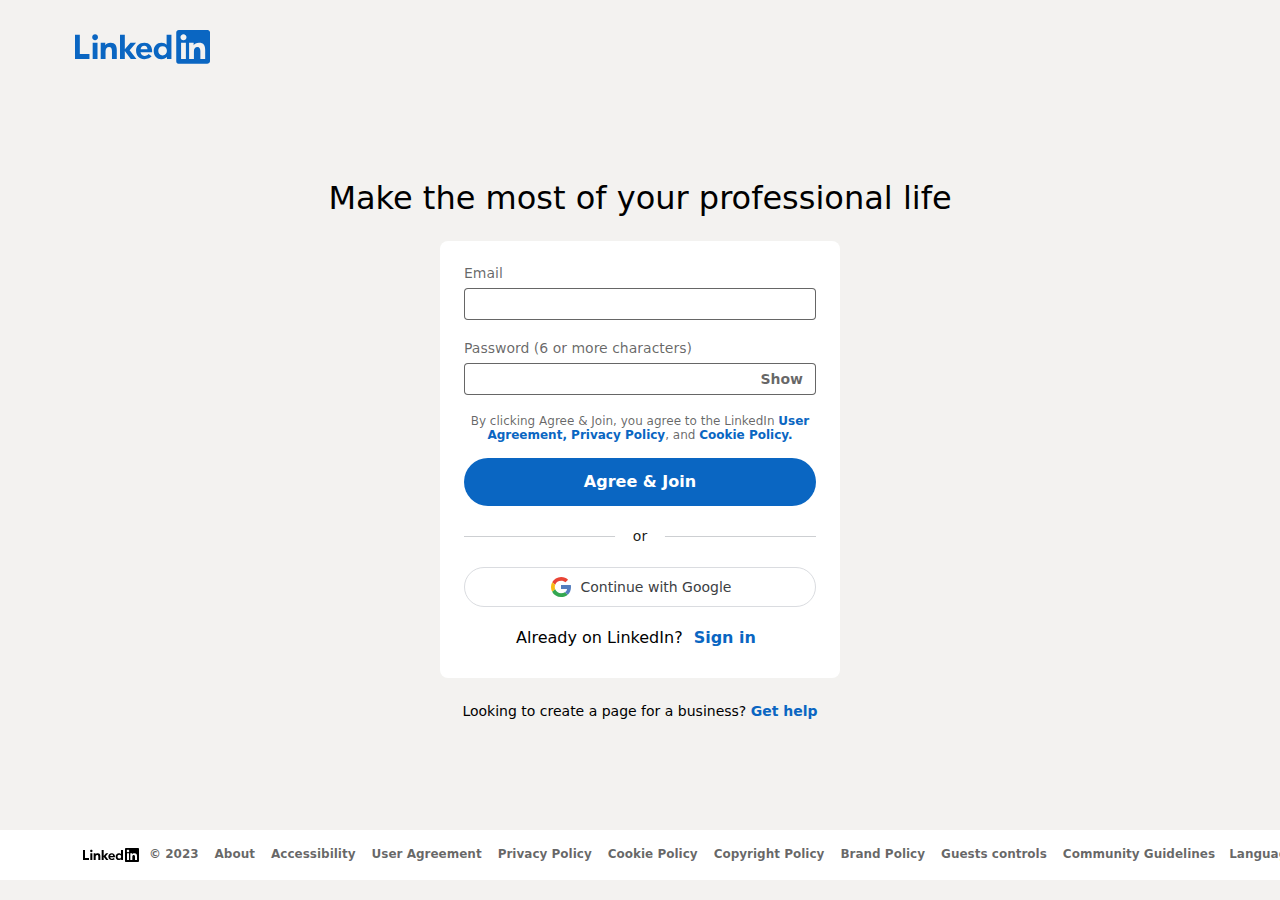
<file: linkedin-project/join.html>
<!DOCTYPE html>
<html lang="en">
<head>
  <meta charset="UTF-8">
  <meta http-equiv="X-UA-Compatible" content="IE=edge">
  <meta name="viewport" content="width=device-width, initial-scale=1.0">
  <title>LinkedIn Login, Sign in | LinkedIn</title>
  <!-- Linked-In icon  -->
  <link rel="icon" href="https://static.licdn.com/aero-v1/sc/h/al2o9zrvru7aqj8e1x2rzsrca">
  <!-- Normalize css -->
  <link rel="stylesheet" href="join-formates/normarilze.css">
  <!-- Fonts awesome  -->
  <link rel="stylesheet" href="join-formates/all.min.css">
  <!-- Main formates css -->
  <link rel="stylesheet" href="join-formates/join.css">
</head>
<body>
  <div class="elboss">
        <!-- Start nav section  -->
        <div class="nav">
          <div class="container">
            <div class="logo">
              <a href="index.html">        <svg xmlns="http://www.w3.org/2000/svg" xmlns:xlink="http://www.w3.org/1999/xlink" viewBox="0 0 84 21" version="1.1" focusable="false" class="">
                <g class="" stroke="none" stroke-width="1" fill="none" fill-rule="evenodd">
                  <path d="M19.479,0 L1.583,0 C0.727,0 0,0.677 0,1.511 L0,19.488 C0,20.323 0.477,21 1.333,21 L19.229,21 C20.086,21 21,20.323 21,19.488 L21,1.511 C21,0.677 20.336,0 19.479,0" class="bug-text-color" transform="translate(63.000000, 0.000000)"></path>
                  <path d="M82.479,0 L64.583,0 C63.727,0 63,0.677 63,1.511 L63,19.488 C63,20.323 63.477,21 64.333,21 L82.229,21 C83.086,21 84,20.323 84,19.488 L84,1.511 C84,0.677 83.336,0 82.479,0 Z M71,8 L73.827,8 L73.827,9.441 L73.858,9.441 C74.289,8.664 75.562,7.875 77.136,7.875 C80.157,7.875 81,9.479 81,12.45 L81,18 L78,18 L78,12.997 C78,11.667 77.469,10.5 76.227,10.5 C74.719,10.5 74,11.521 74,13.197 L74,18 L71,18 L71,8 Z M66,18 L69,18 L69,8 L66,8 L66,18 Z M69.375,4.5 C69.375,5.536 68.536,6.375 67.5,6.375 C66.464,6.375 65.625,5.536 65.625,4.5 C65.625,3.464 66.464,2.625 67.5,2.625 C68.536,2.625 69.375,3.464 69.375,4.5 Z" class="background" fill="currentColor"></path>
                </g>
                <g class="linkedin-text">
                  <path d="M60,18 L57.2,18 L57.2,16.809 L57.17,16.809 C56.547,17.531 55.465,18.125 53.631,18.125 C51.131,18.125 48.978,16.244 48.978,13.011 C48.978,9.931 51.1,7.875 53.725,7.875 C55.35,7.875 56.359,8.453 56.97,9.191 L57,9.191 L57,3 L60,3 L60,18 Z M54.479,10.125 C52.764,10.125 51.8,11.348 51.8,12.974 C51.8,14.601 52.764,15.875 54.479,15.875 C56.196,15.875 57.2,14.634 57.2,12.974 C57.2,11.268 56.196,10.125 54.479,10.125 L54.479,10.125 Z" fill="currentColor"></path>
                  <path d="M47.6611,16.3889 C46.9531,17.3059 45.4951,18.1249 43.1411,18.1249 C40.0001,18.1249 38.0001,16.0459 38.0001,12.7779 C38.0001,9.8749 39.8121,7.8749 43.2291,7.8749 C46.1801,7.8749 48.0001,9.8129 48.0001,13.2219 C48.0001,13.5629 47.9451,13.8999 47.9451,13.8999 L40.8311,13.8999 L40.8481,14.2089 C41.0451,15.0709 41.6961,16.1249 43.1901,16.1249 C44.4941,16.1249 45.3881,15.4239 45.7921,14.8749 L47.6611,16.3889 Z M45.1131,11.9999 C45.1331,10.9449 44.3591,9.8749 43.1391,9.8749 C41.6871,9.8749 40.9121,11.0089 40.8311,11.9999 L45.1131,11.9999 Z" fill="currentColor"></path>
                  <polygon fill="currentColor" points="38 8 34.5 8 31 12 31 3 28 3 28 18 31 18 31 13 34.699 18 38.241 18 34 12.533"></polygon>
                  <path d="M16,8 L18.827,8 L18.827,9.441 L18.858,9.441 C19.289,8.664 20.562,7.875 22.136,7.875 C25.157,7.875 26,9.792 26,12.45 L26,18 L23,18 L23,12.997 C23,11.525 22.469,10.5 21.227,10.5 C19.719,10.5 19,11.694 19,13.197 L19,18 L16,18 L16,8 Z" fill="currentColor"></path>
                  <path d="M11,18 L14,18 L14,8 L11,8 L11,18 Z M12.501,6.3 C13.495,6.3 14.3,5.494 14.3,4.5 C14.3,3.506 13.495,2.7 12.501,2.7 C11.508,2.7 10.7,3.506 10.7,4.5 C10.7,5.494 11.508,6.3 12.501,6.3 Z" fill="currentColor"></path>
                  <polygon fill="currentColor" points="3 3 0 3 0 18 9 18 9 15 3 15"></polygon>
                </g>
              </svg></a>
            </div>
          </div>
        </div>
        <!-- End nav section  -->
    
        <!-- Start sign section  -->
        <div class="join">
          <div class="container flex items-center content-center column">
            <div class="text-head">
              <h1 class="weight-400 line-1-25">Make the most of your professional life</h1>
              <h1 class="weight-500 line-1-25">Join LinkedIn now — it's free!</h1>
            </div>
            <div class="join-form-parent ">
              <div class="join-form flex column">
                <div class="email">
                  <label class="size-14px" for="email">Email</label>
                  <input type="email" name="email " required  id="email">
                </div>
                <div class="password">
                  <label class="size-14px" for="pass">Password (6 or more characters)</label>
                  <div class="buttons">
                    <input type="password" name="pass" id="" required >
                    <span class="flex items-center content-center weight-600">Show</span>
                    <span class="flex items-center content-center weight-600">Hide</span>
                  </div>
                </div>
                <div class="info">
                  <p>
                    By clicking Agree & Join, you agree to the LinkedIn <a class="weight-600" href="#">User Agreement, Privacy Policy</a>, and <a class="weight-600" href="#">Cookie Policy.</a>
                  </p>
                </div>
                <div class="join-button">
                  <button class="size-16px weight-600" type="submit"></button>
                </div>
              </div>
              <div class="alternate-join-in">
                <div class="or"></div>
                <div class="google-join flex items-center content-center weight-500 ">
                  <span class="flex"><svg xmlns="http://www.w3.org/2000/svg" width="22" height="24" viewBox="0 0 22 24" fill="none"><path fill-rule="evenodd" clip-rule="evenodd" d="M12.1354 5.75C14.0004 5.75 15.4794 6.396 16.4204 7.33L19.0744 4.676C17.3544 3 14.9584 2 12.1354 2C8.1984 2 4.8554 4.148 3.1704 7.302L6.2004 9.7C7.0974 7.39 9.3304 5.75 12.1354 5.75Z" fill="#E94435"></path><path fill-rule="evenodd" clip-rule="evenodd" d="M5.7708 11.9896C5.7708 11.1806 5.9248 10.4106 6.2008 9.7006L3.1708 7.3016C2.4238 8.7006 1.9998 10.2946 1.9998 11.9896C1.9998 13.7206 2.4098 15.3266 3.1358 16.7256L6.1958 14.3026C5.9248 13.5956 5.7708 12.8206 5.7708 11.9896Z" fill="#F8BB15"></path><path fill-rule="evenodd" clip-rule="evenodd" d="M15.8107 17.3084C14.8667 17.8694 13.6267 18.2294 12.0107 18.2294C9.3627 18.2294 7.1007 16.6654 6.1957 14.3034L3.1357 16.7254C4.7837 19.9024 8.0767 22.0004 12.0107 22.0004C14.7537 22.0004 17.0727 21.1524 18.7877 19.6654L15.8107 17.3084Z" fill="#34A751"></path><path fill-rule="evenodd" clip-rule="evenodd" d="M22 11.9896C22 11.3086 21.931 10.6436 21.801 9.9996H12V13.9996H18.062L18.018 14.2496C17.784 15.4466 17.068 16.5606 15.811 17.3086L18.788 19.6656C20.818 17.9056 22 15.2466 22 11.9896Z" fill="#547DBE"></path></svg></span>
                  <span class="flex">Continue with Google</span>
                </div>
              </div>
              <div class="new-cus flex items-center content-center ">
                Already on LinkedIn? <a class="weight-600 flex content-center items-center" href="sign.html">Sign in</a>
              </div>
            </div>
            <p>Looking to create a page for a business? <a class="weight-600" href="#">Get help</a></p>
            <ul class="flex wrap content-center items-center ">
              <li><button class="flex content-center items-center size-12px weight-400 line-1-25" >Español</button></li>
              <li><button >Português</button></li>
              <li><button >Français</button></li>
              <li><button > 简体中文</button></li>
              <li><button >More</button></li>
            </ul>
          </div>
        </div>
        <!-- End sign section  -->
  </div>

    <!-- Start last footer  -->
    <div class="last-footer">
      <div class="container flex items-center">
        <ul>
          <li><a href="#">
            <div class="logo">
                <svg xmlns="http://www.w3.org/2000/svg" xmlns:xlink="http://www.w3.org/1999/xlink" viewBox="0 0 84 21" version="1.1" focusable="false" class="">
                <g class="" stroke="none" stroke-width="1" fill="none" fill-rule="evenodd">
                  <path d="M19.479,0 L1.583,0 C0.727,0 0,0.677 0,1.511 L0,19.488 C0,20.323 0.477,21 1.333,21 L19.229,21 C20.086,21 21,20.323 21,19.488 L21,1.511 C21,0.677 20.336,0 19.479,0" class="bug-text-color" transform="translate(63.000000, 0.000000)"></path>
                  <path d="M82.479,0 L64.583,0 C63.727,0 63,0.677 63,1.511 L63,19.488 C63,20.323 63.477,21 64.333,21 L82.229,21 C83.086,21 84,20.323 84,19.488 L84,1.511 C84,0.677 83.336,0 82.479,0 Z M71,8 L73.827,8 L73.827,9.441 L73.858,9.441 C74.289,8.664 75.562,7.875 77.136,7.875 C80.157,7.875 81,9.479 81,12.45 L81,18 L78,18 L78,12.997 C78,11.667 77.469,10.5 76.227,10.5 C74.719,10.5 74,11.521 74,13.197 L74,18 L71,18 L71,8 Z M66,18 L69,18 L69,8 L66,8 L66,18 Z M69.375,4.5 C69.375,5.536 68.536,6.375 67.5,6.375 C66.464,6.375 65.625,5.536 65.625,4.5 C65.625,3.464 66.464,2.625 67.5,2.625 C68.536,2.625 69.375,3.464 69.375,4.5 Z" class="background" fill="currentColor"></path>
                </g>
                <g class="linkedin-text">
                  <path d="M60,18 L57.2,18 L57.2,16.809 L57.17,16.809 C56.547,17.531 55.465,18.125 53.631,18.125 C51.131,18.125 48.978,16.244 48.978,13.011 C48.978,9.931 51.1,7.875 53.725,7.875 C55.35,7.875 56.359,8.453 56.97,9.191 L57,9.191 L57,3 L60,3 L60,18 Z M54.479,10.125 C52.764,10.125 51.8,11.348 51.8,12.974 C51.8,14.601 52.764,15.875 54.479,15.875 C56.196,15.875 57.2,14.634 57.2,12.974 C57.2,11.268 56.196,10.125 54.479,10.125 L54.479,10.125 Z" fill="currentColor"></path>
                  <path d="M47.6611,16.3889 C46.9531,17.3059 45.4951,18.1249 43.1411,18.1249 C40.0001,18.1249 38.0001,16.0459 38.0001,12.7779 C38.0001,9.8749 39.8121,7.8749 43.2291,7.8749 C46.1801,7.8749 48.0001,9.8129 48.0001,13.2219 C48.0001,13.5629 47.9451,13.8999 47.9451,13.8999 L40.8311,13.8999 L40.8481,14.2089 C41.0451,15.0709 41.6961,16.1249 43.1901,16.1249 C44.4941,16.1249 45.3881,15.4239 45.7921,14.8749 L47.6611,16.3889 Z M45.1131,11.9999 C45.1331,10.9449 44.3591,9.8749 43.1391,9.8749 C41.6871,9.8749 40.9121,11.0089 40.8311,11.9999 L45.1131,11.9999 Z" fill="currentColor"></path>
                  <polygon fill="currentColor" points="38 8 34.5 8 31 12 31 3 28 3 28 18 31 18 31 13 34.699 18 38.241 18 34 12.533"></polygon>
                  <path d="M16,8 L18.827,8 L18.827,9.441 L18.858,9.441 C19.289,8.664 20.562,7.875 22.136,7.875 C25.157,7.875 26,9.792 26,12.45 L26,18 L23,18 L23,12.997 C23,11.525 22.469,10.5 21.227,10.5 C19.719,10.5 19,11.694 19,13.197 L19,18 L16,18 L16,8 Z" fill="currentColor"></path>
                  <path d="M11,18 L14,18 L14,8 L11,8 L11,18 Z M12.501,6.3 C13.495,6.3 14.3,5.494 14.3,4.5 C14.3,3.506 13.495,2.7 12.501,2.7 C11.508,2.7 10.7,3.506 10.7,4.5 C10.7,5.494 11.508,6.3 12.501,6.3 Z" fill="currentColor"></path>
                  <polygon fill="currentColor" points="3 3 0 3 0 18 9 18 9 15 3 15"></polygon>
                </g>
              </svg>
              <span>&copy; 2023</span>
            </div>
          </a></li>
          <li><a href="#">
            About
          </a></li>
          <li><a href="#">Accessibility</a></li>
          <li><a href="#">User Agreement</a></li>
          <li><a href="#">Privacy Policy</a></li>
          <li><a href="#">Cookie Policy</a></li>
          <li><a href="#">Copyright Policy</a></li>
          <li><a href="#">Brand Policy</a></li>
          <li><a href="#">Guests controls</a></li>
          <li><a href="#">Community Guidelines</a></li>
          <li>
            <button class=" flex content-center items-center weight-600">
              <span>Language</span>
              <svg xmlns="http://www.w3.org/2000/svg" width="16" height="16" focusable="false" class=""><path d="M8 9l5.93-4L15 6.54l-6.15 4.2a1.5 1.5 0 01-1.69 0L1 6.54 2.07 5z" fill="currentColor"></path></svg>
            </button>
          </li>
        </ul>
      </div>
    </div>
    <!-- End last footer  -->
</body>
</html>
</file>
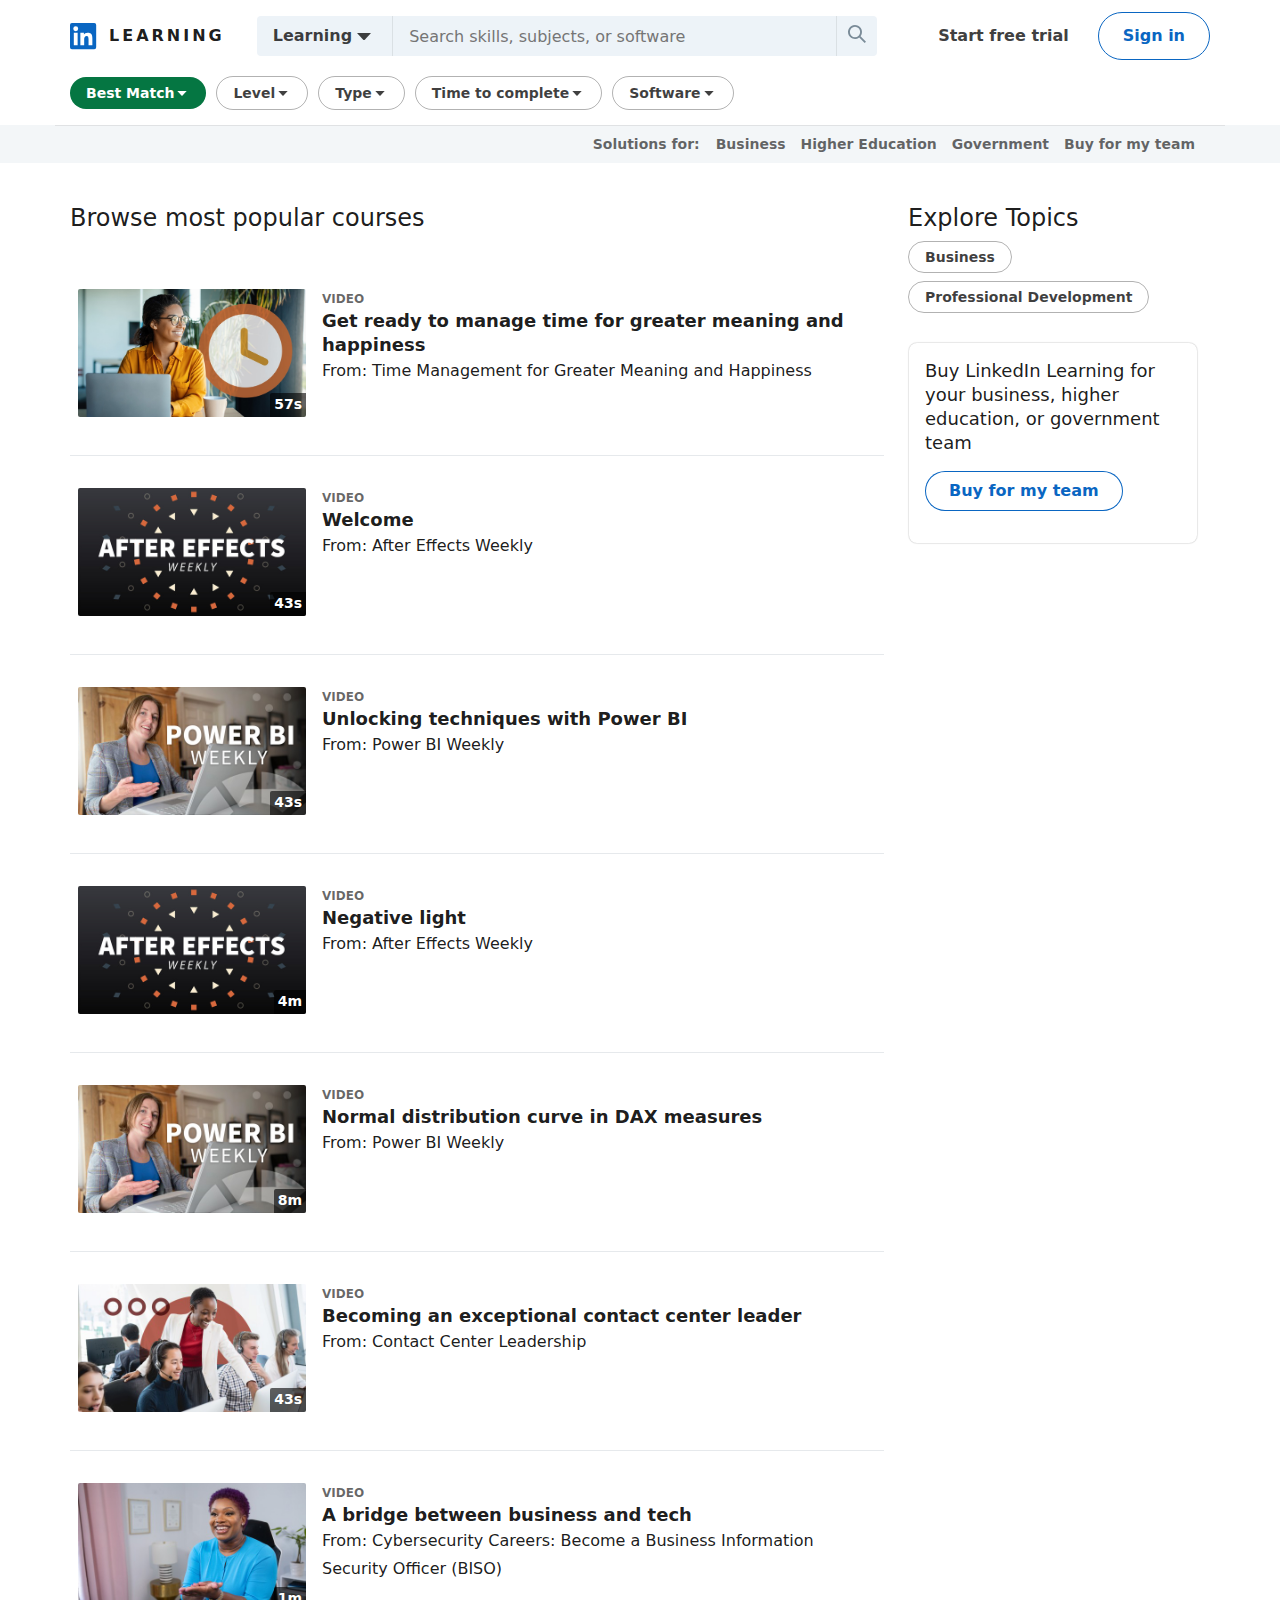
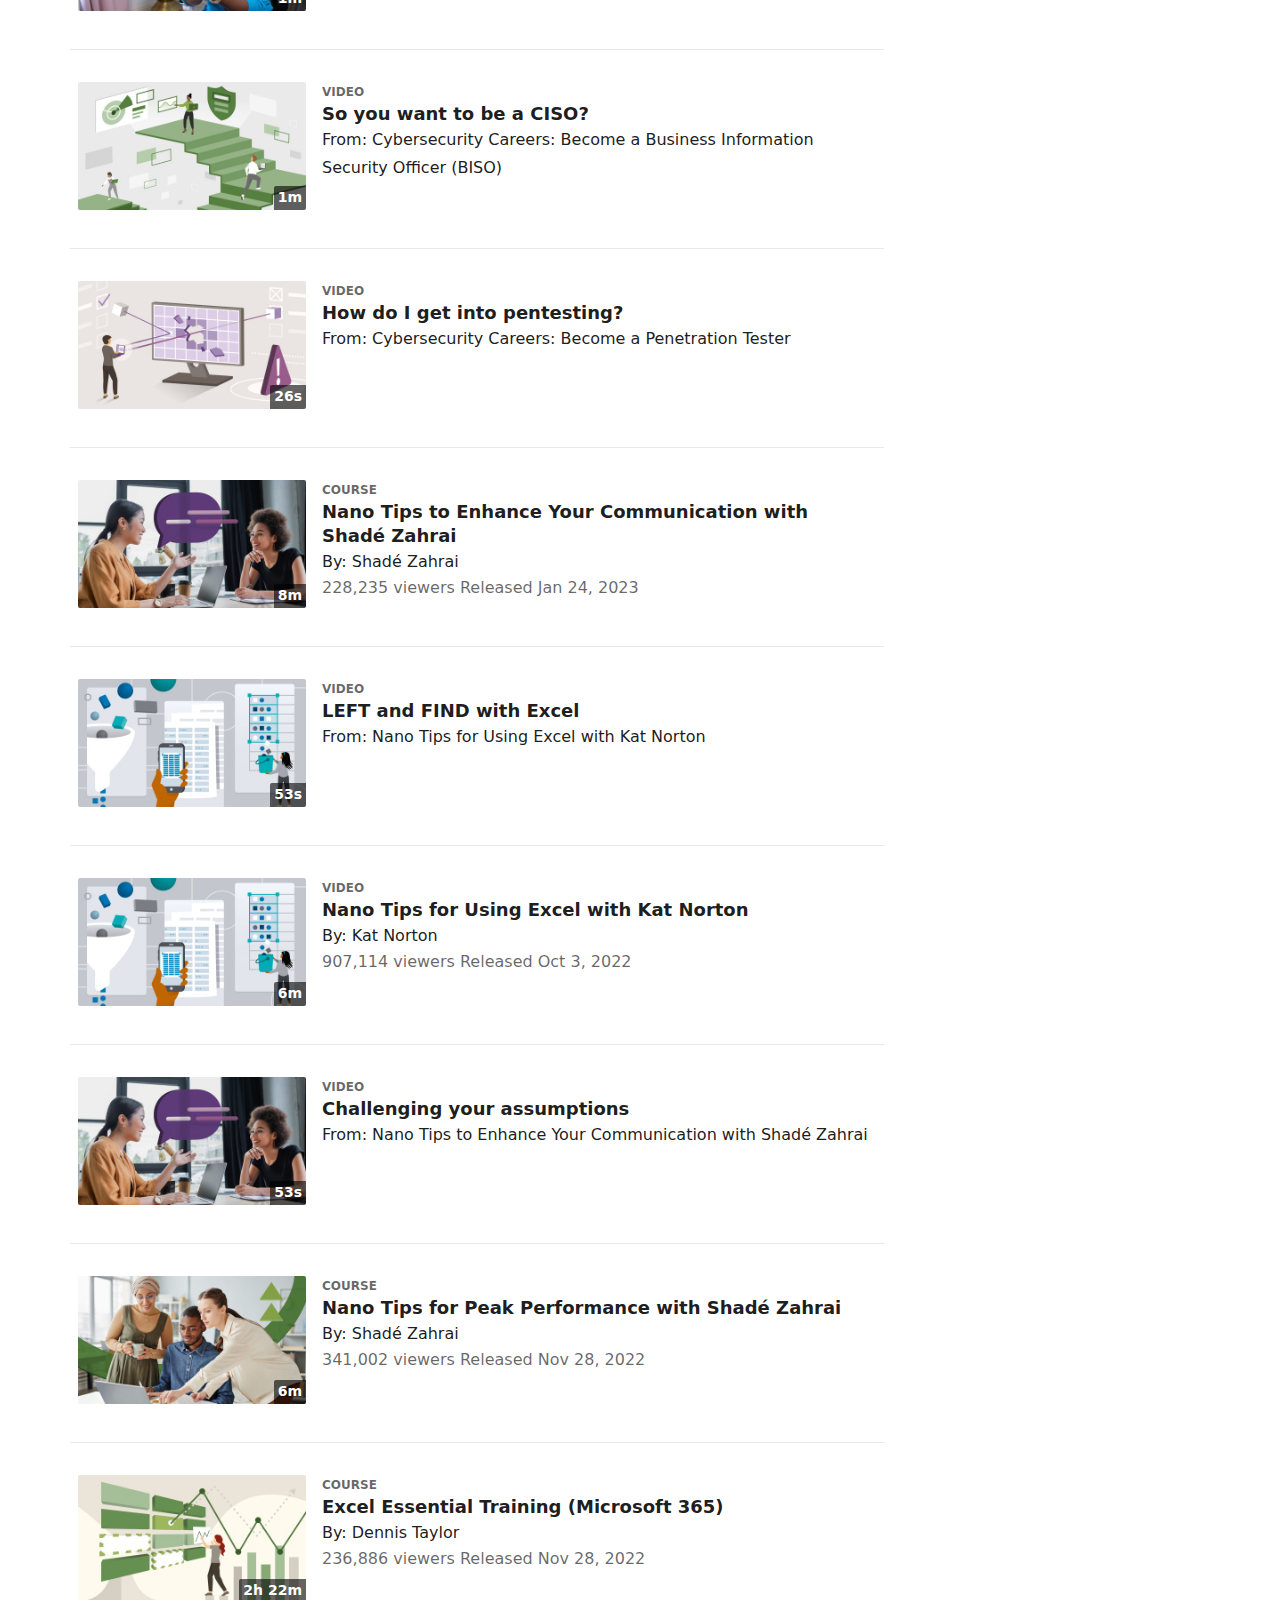
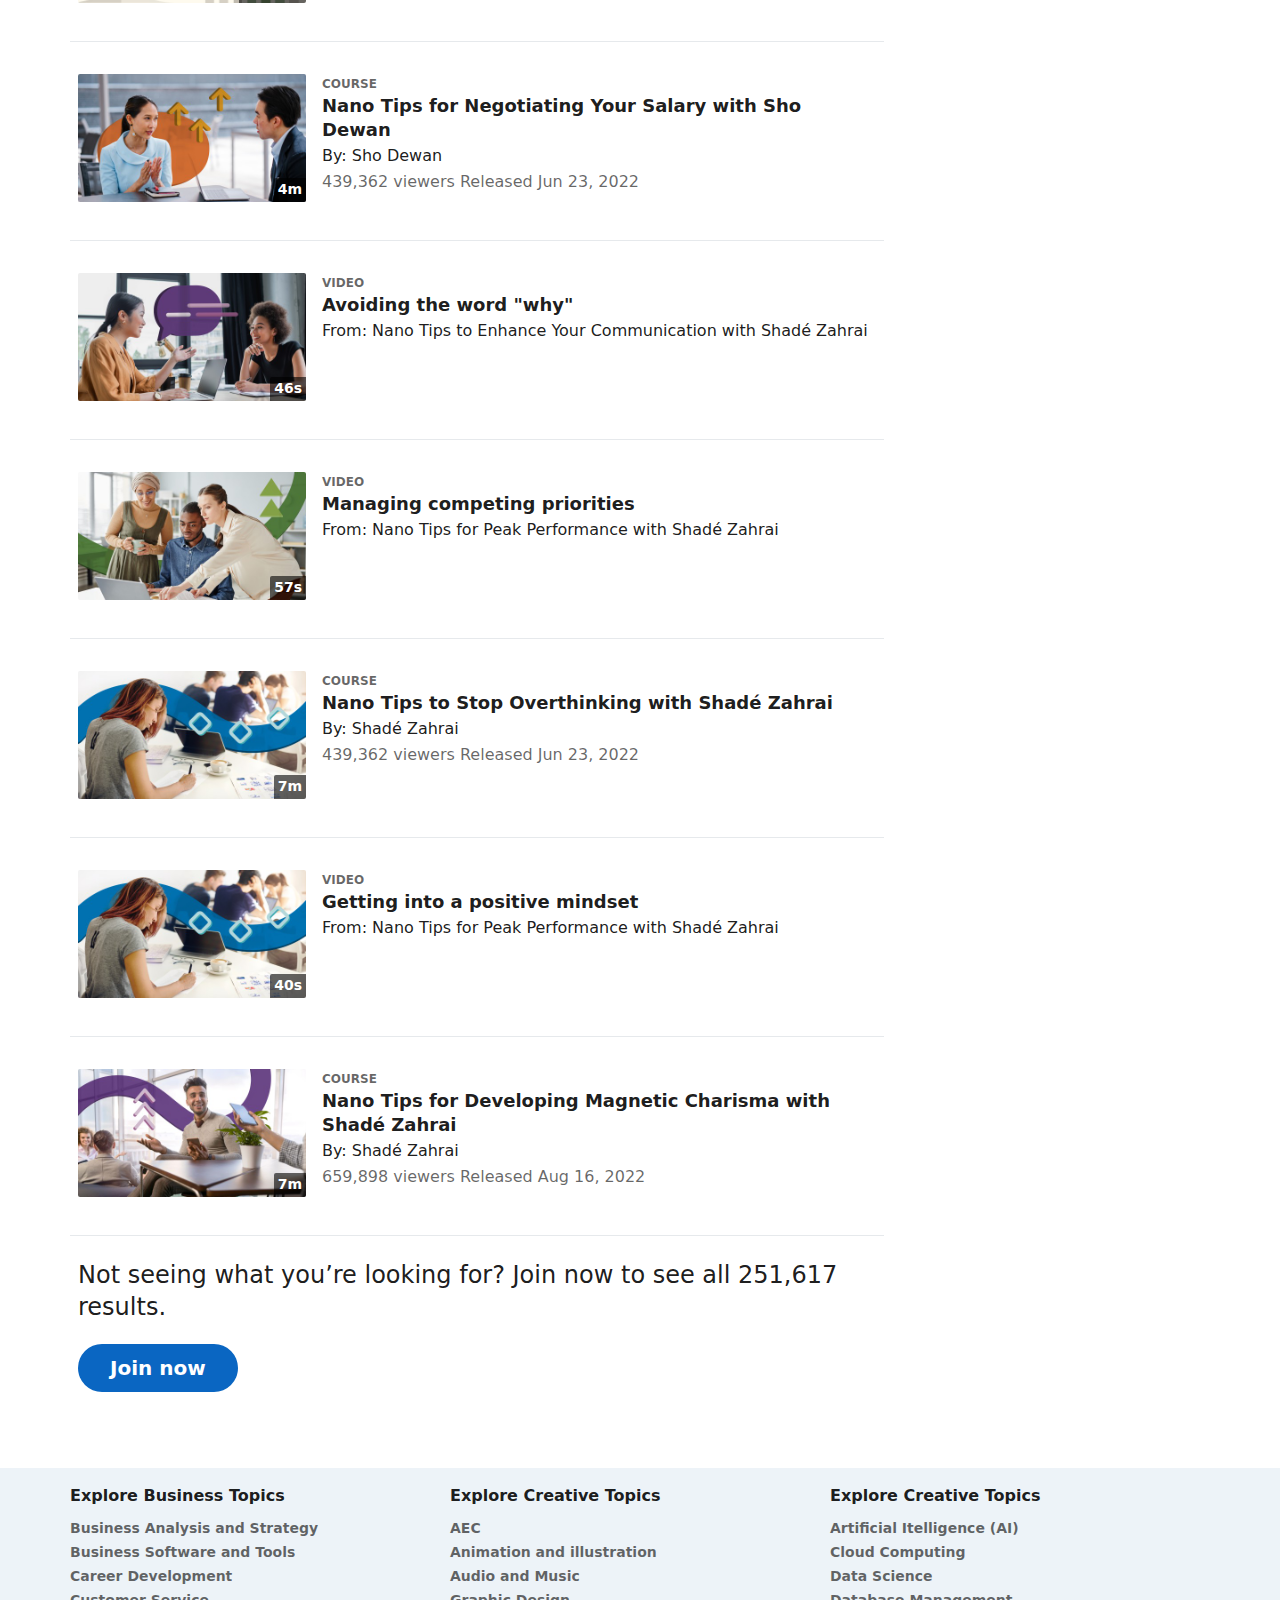
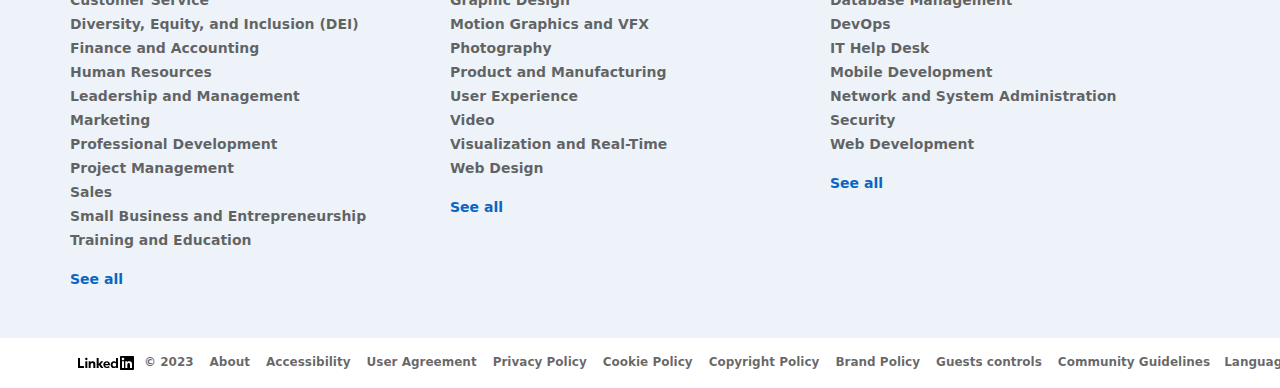
<file: linkedin-project/learning.html>
<!DOCTYPE html>
<html lang="en">
<head>
  <meta charset="UTF-8">
  <meta http-equiv="X-UA-Compatible" content="IE=edge">
  <meta name="viewport" content="width=device-width, initial-scale=1.0">
  <title>Online Courses, Training and Tutorials on LinkedIn Learning</title>
  <!-- Linked-In icon  -->
  <link rel="icon" href="https://static.licdn.com/aero-v1/sc/h/al2o9zrvru7aqj8e1x2rzsrca">
  <!-- Normalize css -->
  <link rel="stylesheet" href="learning-formates/normarilze.css">
  <!-- Fonts awesome  -->
  <link rel="stylesheet" href="learning-formates/all.min.css">
  <!-- Main formates css -->
  <link rel="stylesheet" href="learning-formates/learning.css">
</head>
<body>
    <!-- Start nav section  -->
<div class="nav">
  <div class="container flex items-center content-between">
    <div class="logo">
      <a href="index.html">
        <svg xmlns="http://www.w3.org/2000/svg" height="27" width="27" viewBox="0 0 27 27" focusable="false" aria-busy="false">
          <g fill="currentColor">
            <path d="M1.91 0h22.363a1.91 1.91 0 011.909 1.91v22.363a1.91 1.91 0 01-1.91 1.909H1.91A1.91 1.91 0 010 24.272V1.91A1.91 1.91 0 011.91 0zm1.908 22.364h3.818V9.818H3.818zM8.182 5.727a2.455 2.455 0 10-4.91 0 2.455 2.455 0 004.91 0zm2.182 4.091v12.546h3.818v-6.077c0-2.037.75-3.332 2.553-3.332 1.3 0 1.81 1.201 1.81 3.332v6.077h3.819v-6.93c0-3.74-.895-5.78-4.667-5.78-1.967 0-3.277.921-3.788 1.946V9.818z" fill="currentColor" fill-rule="evenodd"></path>
          </g>
        </svg>
        <span>Learning</span>
</a>
    </div>
    <div class="search-bar">
      <button>
        <span>Learning</span>
        <svg xmlns="http://www.w3.org/2000/svg" xmlns:xlink="http://www.w3.org/1999/xlink" viewBox="0 0 24 24" width="24px" height="24px"  focusable="false">
          <path d="M5,9h14l-6.2,6.7C12.6,15.9,12.3,16,12,16c-0.3,0-0.6-0.1-0.8-0.3L5,9z" fill="currentColor"></path>
        </svg>
      </button>
      <form action="">
        <div class="text-input">
          <input type="text" required placeholder="Search skills, subjects, or software">
        </div>
        <button type="submit">
          <svg xmlns="http://www.w3.org/2000/svg" xmlns:xlink="http://www.w3.org/1999/xlink" viewBox="0 0 24 24" width="24px" height="24px" version="1.1" focusable="false">
            <path d="M21,19.67l-5.44-5.44a7,7,0,1,0-1.33,1.33L19.67,21ZM10,15.13A5.13,5.13,0,1,1,15.13,10,5.13,5.13,0,0,1,10,15.13Z"  style="fill: currentColor; color: #7a8b98;"></path>
          </svg>
        </button>
      </form>
    </div>
    <div class="links flex">
      <div class="button-links flex content-center items-center">
        <a class="flex content-center items-center weight-600 h-48px radius-24px w-max-content" href="join.html">Start free trial</a>
        <a class="flex content-center items-center weight-600 h-48px radius-24px w-max-content" href="sign.html">Sign in</a>
      </div>
    </div>
    <div class="search-bar-mob">
      <button>
        <svg xmlns="http://www.w3.org/2000/svg" xmlns:xlink="http://www.w3.org/1999/xlink" viewBox="0 0 24 24" width="24px" height="24px" version="1.1" focusable="false" >
          <path d="M21,19.67l-5.44-5.44a7,7,0,1,0-1.33,1.33L19.67,21ZM10,15.13A5.13,5.13,0,1,1,15.13,10,5.13,5.13,0,0,1,10,15.13Z" style="fill: currentColor;"></path>
        </svg>
        <div class="text">
          Search skills, subjects, or software
        </div>
      </button>
    </div>
  </div>
</div>
<!-- End nav section  -->
<!-- Start buttons-filter section  -->
  <div class="buttons-filter">
    <div class="container">
      <button class="active" >
        <div class="text">
          Best Match
        </div>
        <svg xmlns="http://www.w3.org/2000/svg" xmlns:xlink="http://www.w3.org/1999/xlink" viewBox="0 0 24 24" width="24px" height="24px"focusable="false" aria-busy="false">
          <path d="M5,9h14l-6.2,6.7C12.6,15.9,12.3,16,12,16c-0.3,0-0.6-0.1-0.8-0.3L5,9z" fill="currentColor"></path>
        </svg>
      </button>
      <button >
        <div class="text">
          Level
        </div>
        <svg xmlns="http://www.w3.org/2000/svg" xmlns:xlink="http://www.w3.org/1999/xlink" viewBox="0 0 24 24" width="24px" height="24px"focusable="false" aria-busy="false">
          <path d="M5,9h14l-6.2,6.7C12.6,15.9,12.3,16,12,16c-0.3,0-0.6-0.1-0.8-0.3L5,9z" fill="currentColor"></path>
        </svg>
      </button>
      <button >
        <div class="text">
          Type
        </div>
        <svg xmlns="http://www.w3.org/2000/svg" xmlns:xlink="http://www.w3.org/1999/xlink" viewBox="0 0 24 24" width="24px" height="24px"focusable="false" aria-busy="false">
          <path d="M5,9h14l-6.2,6.7C12.6,15.9,12.3,16,12,16c-0.3,0-0.6-0.1-0.8-0.3L5,9z" fill="currentColor"></path>
        </svg>
      </button>
      <button >
        <div class="text">
          Time to complete
        </div>
        <svg xmlns="http://www.w3.org/2000/svg" xmlns:xlink="http://www.w3.org/1999/xlink" viewBox="0 0 24 24" width="24px" height="24px"focusable="false" aria-busy="false">
          <path d="M5,9h14l-6.2,6.7C12.6,15.9,12.3,16,12,16c-0.3,0-0.6-0.1-0.8-0.3L5,9z" fill="currentColor"></path>
        </svg>
      </button>
      <button >
        <div class="text">
          Software
        </div>
        <svg xmlns="http://www.w3.org/2000/svg" xmlns:xlink="http://www.w3.org/1999/xlink" viewBox="0 0 24 24" width="24px" height="24px"focusable="false" aria-busy="false">
          <path d="M5,9h14l-6.2,6.7C12.6,15.9,12.3,16,12,16c-0.3,0-0.6-0.1-0.8-0.3L5,9z" fill="currentColor"></path>
        </svg>
      </button>
    </div>
  </div>
<!-- End buttons-filter section  -->

<!-- Start enterprice nav section  -->
<div class="enter-price">
  <div class="container">
    <div class="text">
      Solutions for:
    </div>
    <a href="#">
      Business
    </a>
    <a href="#">
      Higher Education
    </a>
    <a href="#">
      Government
    </a>
    <a href="#">
      Buy for my team
    </a>
  </div>
</div>
<!-- End enterprice nav section  -->


<!-- Start courses content  -->
<div class="main">
  <div class="container">
    <div class="section">
        <div class="title">
          <h1>Browse most popular courses</h1>
        </div>
        <div class="video-links">
          <ul>
            <li><a href="#">
              <div class="image">
                <img src="images/new-video.jpg" alt="">
                <span>57s</span>
              </div>
              <div class="info">
                <p>Video</p>
                <h3>
                  Get ready to manage time for greater meaning and happiness
                </h3>
                <h4>
                  From: Time Management for Greater Meaning and Happiness
                  </h4>
              </div>
            </a></li>
            <li><a href="#">
              <div class="image">
                <img src="images/video-1.jpg" alt="">
                <span>43s</span>
              </div>
              <div class="info">
                <p>Video</p>
                <h3>
                  Welcome
                </h3>
                <h4>
                  From: After Effects Weekly
                  </h4>
              </div>
            </a></li>
            <li><a href="#">
              <div class="image">
                <img src="images/video-2.jpg" alt="">
                <span>43s</span>
              </div>
              <div class="info">
                <p>Video</p>
                <h3>
                Unlocking techniques with Power BI
                </h3>
                <h4>
                From: Power BI Weekly
                  </h4>
              </div>
            </a></li>
            <li><a href="#">
              <div class="image">
                <img src="images/video-1.jpg" alt="">
                <span>4m</span>
              </div>
              <div class="info">
                <p>Video</p>
                <h3>
                  Negative light
                </h3>
                <h4>
                  From: After Effects Weekly
                  </h4>
              </div>
            </a></li>
            <li><a href="#">
              <div class="image">
                <img src="images/video-2.jpg" alt="">
                <span>8m</span>
              </div>
              <div class="info">
                <p>Video</p>
                <h3>
                  Normal distribution curve in DAX measures
                </h3>
                <h4>
                  From: Power BI Weekly
                  </h4>
              </div>
            </a></li>
            <li><a href="#">
              <div class="image">
                <img src="images/video-5.jpg" alt="">
                <span>43s</span>
              </div>
              <div class="info">
                <p>Video</p>
                <h3>
                  Becoming an exceptional contact center leader
                </h3>
                <h4>
                  From: Contact Center Leadership
                  </h4>
              </div>
            </a></li>
            <li><a href="#">
              <div class="image">
                <img src="images/video-6.jpg" alt="">
                <span>1m</span>
              </div>
              <div class="info">
                <p>Video</p>
                <h3>
                  A bridge between business and tech
                </h3>
                <h4>
                  From: Cybersecurity Careers: Become a Business Information Security Officer (BISO)
                  </h4>
              </div>
            </a></li>
            <li><a href="#">
              <div class="image">
                <img src="images/video-7.jpg" alt="">
                <span>1m</span>
              </div>
              <div class="info">
                <p>Video</p>
                <h3>
                  So you want to be a CISO?
                </h3>
                <h4>
                  From: Cybersecurity Careers: Become a Business Information Security Officer (BISO)
                  </h4>
              </div>
            </a></li>
            <li><a href="#">
              <div class="image">
                <img src="images/video-8.jpg" alt="">
                <span>26s</span>
              </div>
              <div class="info">
                <p>Video</p>
                <h3>
                  How do I get into pentesting?
                </h3>
                <h4>
                  From: Cybersecurity Careers: Become a Penetration Tester
                  </h4>
              </div>
            </a></li>
            <li><a href="#">
              <div class="image">
                <img src="images/video-9.jpg" alt="">
                <span>8m</span>
              </div>
              <div class="info">
                <p>Course</p>
                <h3>
                  Nano Tips to Enhance Your Communication with Shadé Zahrai
                </h3>
                <h4>
                  By: Shadé Zahrai
                  </h4>
                  <div class="views">
                    <span>228,235 viewers</span>
                    <span>Released Jan 24, 2023</span>
                  </div>
              </div>
            </a></li>
            <li><a href="#">
              <div class="image">
                <img src="images/video-10.jpg" alt="">
                <span>53s</span>
              </div>
              <div class="info">
                <p>Video</p>
                <h3>
                  LEFT and FIND with Excel
                </h3>
                <h4>
                  From: Nano Tips for Using Excel with Kat Norton
                  </h4>
              </div>
            </a></li>
            <li><a href="#">
              <div class="image">
                <img src="images/video-10.jpg" alt="">
                <span>6m</span>
              </div>
              <div class="info">
                <p>Video</p>
                <h3>
            Nano Tips for Using Excel with Kat Norton
                </h3>
                <h4>
              By: Kat Norton
                  </h4>
                  <div class="views">
                    <span>907,114 viewers</span>
                    <span>Released Oct 3, 2022</span>
                  </div>
              </div>
            </a></li>
            <li><a href="#">
              <div class="image">
                <img src="images/video-9.jpg" alt="">
                <span>53s</span>
              </div>
              <div class="info">
                <p>Video</p>
                <h3>
                  Challenging your assumptions
                </h3>
                <h4>
                  From: Nano Tips to Enhance Your Communication with Shadé Zahrai
                  </h4>
              </div>
            </a></li>
            <li><a href="#">
              <div class="image">
                <img src="images/video-13.jpg" alt="">
                <span>6m</span>
              </div>
              <div class="info">
                <p>course</p>
                <h3>
                  Nano Tips for Peak Performance with Shadé Zahrai
                </h3>
                <h4>
                  By: Shadé Zahrai
                  </h4>
                  <div class="views">
                    <span>341,002 viewers</span>
                    <span>Released Nov 28, 2022</span>
                  </div>
              </div>
            </a></li>
            <li><a href="#">
              <div class="image">
                <img src="images/video-14.jpg" alt="">
                <span>2h 22m</span>
              </div>
              <div class="info">
                <p>course</p>
                <h3>
            Excel Essential Training (Microsoft 365)
                </h3>
                <h4>
              By: Dennis Taylor
                  </h4>
                  <div class="views">
                    <span>236,886 viewers</span>
                    <span>Released Nov 28, 2022</span>
                  </div>
              </div>
            </a></li>
            <li><a href="#">
              <div class="image">
                <img src="images/video-15.jpg" alt="">
                <span>4m</span>
              </div>
              <div class="info">
                <p>course</p>
                <h3>
                  Nano Tips for Negotiating Your Salary with Sho Dewan
                </h3>
                <h4>
                  By: Sho Dewan
                  </h4>
                  <div class="views">
                    <span>439,362 viewers</span>
                    <span>Released Jun 23, 2022</span>
                  </div>
              </div>
            </a></li>
            <li><a href="#">
              <div class="image">
                <img src="images/video-9.jpg" alt="">
                <span>46s</span>
              </div>
              <div class="info">
                <p>video</p>
                <h3>
            Avoiding the word "why"
                </h3>
                <h4>
            From: Nano Tips to Enhance Your Communication with Shadé Zahrai
                  </h4>
              </div>
            </a></li>
            <li><a href="#">
              <div class="image">
                <img src="images/video-13.jpg" alt="">
                <span>57s</span>
              </div>
              <div class="info">
                <p>video</p>
                <h3>
                  Managing competing priorities
                </h3>
                <h4>
                  From: Nano Tips for Peak Performance with Shadé Zahrai
                  </h4>
              </div>
            </a></li>
            <li><a href="#">
              <div class="image">
                <img src="images/video-18.jpg" alt="">
                <span>7m</span>
              </div>
              <div class="info">
                <p>course</p>
                <h3>
            Nano Tips to Stop Overthinking with Shadé Zahrai
                </h3>
                <h4>
              By: Shadé Zahrai
                  </h4>
                  <div class="views">
                    <span>439,362 viewers</span>
                    <span>Released Jun 23, 2022</span>
                  </div>
              </div>
            </a></li>
            <li><a href="#">
              <div class="image">
                <img src="images/video-18.jpg" alt="">
                <span>40s</span>
              </div>
              <div class="info">
                <p>video</p>
                <h3>
                  Getting into a positive mindset
                </h3>
                <h4>
                  From: Nano Tips for Peak Performance with Shadé Zahrai
                  </h4>
              </div>
            </a></li>
            <li><a href="#">
              <div class="image">
                <img src="images/video-20.jpg" alt="">
                <span>7m</span>
              </div>
              <div class="info">
                <p>course</p>
                <h3>
                  Nano Tips for Developing Magnetic Charisma with Shadé Zahrai
                </h3>
                <h4>
              By: Shadé Zahrai
                  </h4>
                  <div class="views">
                    <span>659,898 viewers</span>
                    <span>Released Aug 16, 2022</span>
                  </div>
              </div>
            </a></li>
          </ul>
          <div class="all-results">
            <h3>Not seeing what you’re looking for? Join now to see all 251,617 results.</h3>
              <a href="#">Join now</a>
          </div>
        </div>
    </div>
    <div class="aside">
      <div class="section">
          <div class="title">
            <h2>
              Explore Topics
            </h2>
          </div>
          <div class="aside-topics">
            <ul>
              <li><a href="#">
                Business
              </a></li>
              <li><a href="#">
                Professional Development
              </a></li>
            </ul>
          </div>
          <div class="for-team">
            <p>Buy LinkedIn Learning for your business, higher education, or government team</p>
            <a href="#">
              Buy for my team
            </a>
          </div>
      </div>
    </div>
  </div>
</div>
<!-- End courses content  -->

<!-- Start browse map  -->
<div class="browse-map">
  <div class="container">
    <div class="col">
      <div class="title">
        <h3>Explore Business Topics</h3>
      </div>
      <ul>
        <li><a href="#">
          Business Analysis and Strategy
        </a></li>
        <li><a href="#">
          Business Software and Tools
        </a></li>
        <li><a href="#">
          Career Development
        </a></li>
        <li><a href="#">
          Customer Service
        </a></li>
        <li><a href="#">
          Diversity, Equity, and Inclusion (DEI)
        </a></li>
        <li><a href="#">
          Finance and Accounting
        </a></li>
        <li><a href="#">
          Human Resources
        </a></li>
        <li><a href="#">
          Leadership and Management
        </a></li>
        <li><a href="#">
          Marketing
        </a></li>
        <li><a href="#">
          Professional Development
        </a></li>
        <li><a href="#">
          Project Management
        </a></li>
        <li><a href="#">
          Sales
        </a></li>
        <li><a href="#">
          Small Business and Entrepreneurship
        </a></li>
        <li><a href="#">
          Training and Education
        </a></li>
        <li><a href="#">
          See all
        </a></li>
      </ul>
    </div>
    <div class="col">
      <div class="title">
        <h3>Explore Creative Topics</h3>
      </div>
      <ul>
        <li><a href="#">
          AEC
        </a></li>
        <li><a href="#">
          Animation and illustration
        </a></li>
        <li><a href="#">
          Audio and Music
        </a></li>
        <li><a href="#">
          Graphic Design
        </a></li>
        <li><a href="#">
          Motion Graphics and VFX
        </a></li>
        <li><a href="#">
          Photography
        </a></li>
        <li><a href="#">
          Product and Manufacturing
        </a></li>
        <li><a href="#">
          User Experience
        </a></li>
        <li><a href="#">
          Video
        </a></li>
        <li><a href="#">
          Visualization and Real-Time
        </a></li>
        <li><a href="#">
          Web Design
        </a></li>
        <li><a href="#">
          See all
        </a></li>
      </ul>
    </div>
    <div class="col">
      <div class="title">
        <h3>Explore Creative Topics</h3>
      </div>
      <ul>
        <li><a href="#">
          Artificial Itelligence (AI)
        </a></li>
        <li><a href="#">
          Cloud Computing
        </a></li>
        <li><a href="#">
          Data Science
        </a></li>
        <li><a href="#">
          Database Management
        </a></li>
        <li><a href="#">
          DevOps
        </a></li>
        <li><a href="#">
          IT Help Desk
        </a></li>
        <li><a href="#">
          Mobile Development
        </a></li>
        <li><a href="#">
          Network and System Administration
        </a></li>
        <li><a href="#">
          Security
        </a></li>
        <li><a href="#">
          Web Development
        </a></li>
        <li><a href="#">
          See all
        </a></li>
      </ul>
    </div>
  </div>
</div>
<!-- End browse map  -->

  <!-- Start last footer  -->
  <div class="last-footer">
    <div class="container flex items-center">
      <ul>
        <li><a href="#">
          <div class="logo">
              <svg xmlns="http://www.w3.org/2000/svg" xmlns:xlink="http://www.w3.org/1999/xlink" viewBox="0 0 84 21" version="1.1" focusable="false" class="">
              <g class="" stroke="none" stroke-width="1" fill="none" fill-rule="evenodd">
                <path d="M19.479,0 L1.583,0 C0.727,0 0,0.677 0,1.511 L0,19.488 C0,20.323 0.477,21 1.333,21 L19.229,21 C20.086,21 21,20.323 21,19.488 L21,1.511 C21,0.677 20.336,0 19.479,0" class="bug-text-color" transform="translate(63.000000, 0.000000)"></path>
                <path d="M82.479,0 L64.583,0 C63.727,0 63,0.677 63,1.511 L63,19.488 C63,20.323 63.477,21 64.333,21 L82.229,21 C83.086,21 84,20.323 84,19.488 L84,1.511 C84,0.677 83.336,0 82.479,0 Z M71,8 L73.827,8 L73.827,9.441 L73.858,9.441 C74.289,8.664 75.562,7.875 77.136,7.875 C80.157,7.875 81,9.479 81,12.45 L81,18 L78,18 L78,12.997 C78,11.667 77.469,10.5 76.227,10.5 C74.719,10.5 74,11.521 74,13.197 L74,18 L71,18 L71,8 Z M66,18 L69,18 L69,8 L66,8 L66,18 Z M69.375,4.5 C69.375,5.536 68.536,6.375 67.5,6.375 C66.464,6.375 65.625,5.536 65.625,4.5 C65.625,3.464 66.464,2.625 67.5,2.625 C68.536,2.625 69.375,3.464 69.375,4.5 Z" class="background" fill="currentColor"></path>
              </g>
              <g class="linkedin-text">
                <path d="M60,18 L57.2,18 L57.2,16.809 L57.17,16.809 C56.547,17.531 55.465,18.125 53.631,18.125 C51.131,18.125 48.978,16.244 48.978,13.011 C48.978,9.931 51.1,7.875 53.725,7.875 C55.35,7.875 56.359,8.453 56.97,9.191 L57,9.191 L57,3 L60,3 L60,18 Z M54.479,10.125 C52.764,10.125 51.8,11.348 51.8,12.974 C51.8,14.601 52.764,15.875 54.479,15.875 C56.196,15.875 57.2,14.634 57.2,12.974 C57.2,11.268 56.196,10.125 54.479,10.125 L54.479,10.125 Z" fill="currentColor"></path>
                <path d="M47.6611,16.3889 C46.9531,17.3059 45.4951,18.1249 43.1411,18.1249 C40.0001,18.1249 38.0001,16.0459 38.0001,12.7779 C38.0001,9.8749 39.8121,7.8749 43.2291,7.8749 C46.1801,7.8749 48.0001,9.8129 48.0001,13.2219 C48.0001,13.5629 47.9451,13.8999 47.9451,13.8999 L40.8311,13.8999 L40.8481,14.2089 C41.0451,15.0709 41.6961,16.1249 43.1901,16.1249 C44.4941,16.1249 45.3881,15.4239 45.7921,14.8749 L47.6611,16.3889 Z M45.1131,11.9999 C45.1331,10.9449 44.3591,9.8749 43.1391,9.8749 C41.6871,9.8749 40.9121,11.0089 40.8311,11.9999 L45.1131,11.9999 Z" fill="currentColor"></path>
                <polygon fill="currentColor" points="38 8 34.5 8 31 12 31 3 28 3 28 18 31 18 31 13 34.699 18 38.241 18 34 12.533"></polygon>
                <path d="M16,8 L18.827,8 L18.827,9.441 L18.858,9.441 C19.289,8.664 20.562,7.875 22.136,7.875 C25.157,7.875 26,9.792 26,12.45 L26,18 L23,18 L23,12.997 C23,11.525 22.469,10.5 21.227,10.5 C19.719,10.5 19,11.694 19,13.197 L19,18 L16,18 L16,8 Z" fill="currentColor"></path>
                <path d="M11,18 L14,18 L14,8 L11,8 L11,18 Z M12.501,6.3 C13.495,6.3 14.3,5.494 14.3,4.5 C14.3,3.506 13.495,2.7 12.501,2.7 C11.508,2.7 10.7,3.506 10.7,4.5 C10.7,5.494 11.508,6.3 12.501,6.3 Z" fill="currentColor"></path>
                <polygon fill="currentColor" points="3 3 0 3 0 18 9 18 9 15 3 15"></polygon>
              </g>
            </svg>
            <span>&copy; 2023</span>
          </div>
        </a></li>
        <li><a href="#">
          About
        </a></li>
        <li><a href="#">Accessibility</a></li>
        <li><a href="#">User Agreement</a></li>
        <li><a href="#">Privacy Policy</a></li>
        <li><a href="#">Cookie Policy</a></li>
        <li><a href="#">Copyright Policy</a></li>
        <li><a href="#">Brand Policy</a></li>
        <li><a href="#">Guests controls</a></li>
        <li><a href="#">Community Guidelines</a></li>
        <li>
          <button class=" flex content-center items-center weight-600">
            <span>Language</span>
            <svg xmlns="http://www.w3.org/2000/svg" width="16" height="16" focusable="false" class=""><path d="M8 9l5.93-4L15 6.54l-6.15 4.2a1.5 1.5 0 01-1.69 0L1 6.54 2.07 5z" fill="currentColor"></path></svg>
          </button>
        </li>
      </ul>
    </div>
  </div>
  <!-- End last footer  -->
</body>
</html>
</file>
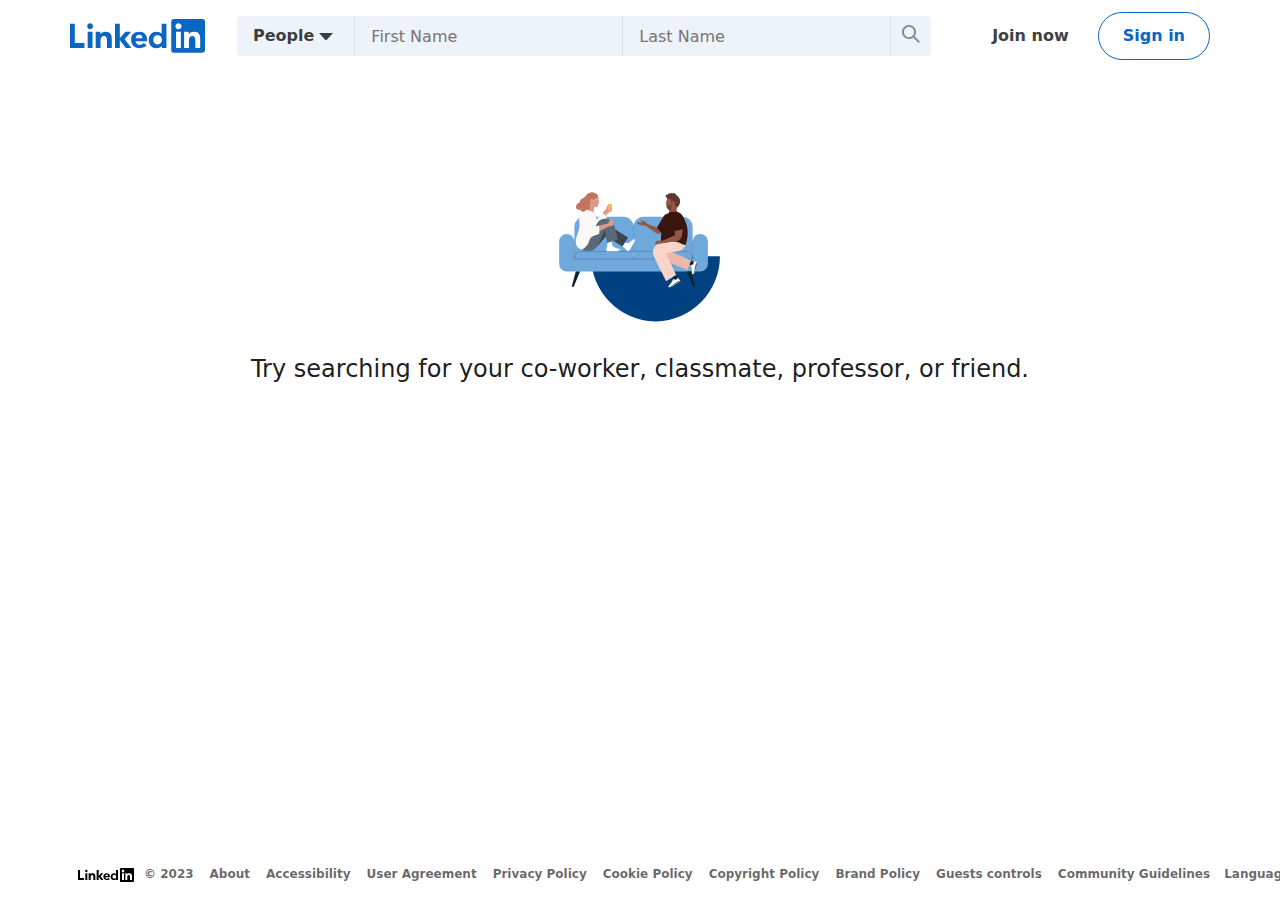
<file: linkedin-project/people.html>
<!DOCTYPE html>
<html lang="en">
<head>
  <meta charset="UTF-8">
  <meta http-equiv="X-UA-Compatible" content="IE=edge">
  <meta name="viewport" content="width=device-width, initial-scale=1.0">
  <title>
    Search for people | LinkedIn
  </title>
  <!-- Linked-In icon  -->
  <link rel="icon" href="https://static.licdn.com/aero-v1/sc/h/al2o9zrvru7aqj8e1x2rzsrca">
  <!-- Normalize css -->
  <link rel="stylesheet" href="people-formates/normarilze.css">
  <!-- Fonts awesome  -->
  <link rel="stylesheet" href="people-formates/all.min.css">
  <!-- Main formates css -->
  <link rel="stylesheet" href="people-formates/people.css">
</head>
<body>
  <div class="elboss">
      <!-- Start nav section  -->
  <div class="nav">
    <div class="container flex items-center content-between">
      <div class="logo">
        <a href="index.html">        <svg xmlns="http://www.w3.org/2000/svg" xmlns:xlink="http://www.w3.org/1999/xlink" viewBox="0 0 84 21" version="1.1" focusable="false" class="">
          <g class="" stroke="none" stroke-width="1" fill="none" fill-rule="evenodd">
            <path d="M19.479,0 L1.583,0 C0.727,0 0,0.677 0,1.511 L0,19.488 C0,20.323 0.477,21 1.333,21 L19.229,21 C20.086,21 21,20.323 21,19.488 L21,1.511 C21,0.677 20.336,0 19.479,0" class="bug-text-color" transform="translate(63.000000, 0.000000)"></path>
            <path d="M82.479,0 L64.583,0 C63.727,0 63,0.677 63,1.511 L63,19.488 C63,20.323 63.477,21 64.333,21 L82.229,21 C83.086,21 84,20.323 84,19.488 L84,1.511 C84,0.677 83.336,0 82.479,0 Z M71,8 L73.827,8 L73.827,9.441 L73.858,9.441 C74.289,8.664 75.562,7.875 77.136,7.875 C80.157,7.875 81,9.479 81,12.45 L81,18 L78,18 L78,12.997 C78,11.667 77.469,10.5 76.227,10.5 C74.719,10.5 74,11.521 74,13.197 L74,18 L71,18 L71,8 Z M66,18 L69,18 L69,8 L66,8 L66,18 Z M69.375,4.5 C69.375,5.536 68.536,6.375 67.5,6.375 C66.464,6.375 65.625,5.536 65.625,4.5 C65.625,3.464 66.464,2.625 67.5,2.625 C68.536,2.625 69.375,3.464 69.375,4.5 Z" class="background" fill="currentColor"></path>
          </g>
          <g class="linkedin-text">
            <path d="M60,18 L57.2,18 L57.2,16.809 L57.17,16.809 C56.547,17.531 55.465,18.125 53.631,18.125 C51.131,18.125 48.978,16.244 48.978,13.011 C48.978,9.931 51.1,7.875 53.725,7.875 C55.35,7.875 56.359,8.453 56.97,9.191 L57,9.191 L57,3 L60,3 L60,18 Z M54.479,10.125 C52.764,10.125 51.8,11.348 51.8,12.974 C51.8,14.601 52.764,15.875 54.479,15.875 C56.196,15.875 57.2,14.634 57.2,12.974 C57.2,11.268 56.196,10.125 54.479,10.125 L54.479,10.125 Z" fill="currentColor"></path>
            <path d="M47.6611,16.3889 C46.9531,17.3059 45.4951,18.1249 43.1411,18.1249 C40.0001,18.1249 38.0001,16.0459 38.0001,12.7779 C38.0001,9.8749 39.8121,7.8749 43.2291,7.8749 C46.1801,7.8749 48.0001,9.8129 48.0001,13.2219 C48.0001,13.5629 47.9451,13.8999 47.9451,13.8999 L40.8311,13.8999 L40.8481,14.2089 C41.0451,15.0709 41.6961,16.1249 43.1901,16.1249 C44.4941,16.1249 45.3881,15.4239 45.7921,14.8749 L47.6611,16.3889 Z M45.1131,11.9999 C45.1331,10.9449 44.3591,9.8749 43.1391,9.8749 C41.6871,9.8749 40.9121,11.0089 40.8311,11.9999 L45.1131,11.9999 Z" fill="currentColor"></path>
            <polygon fill="currentColor" points="38 8 34.5 8 31 12 31 3 28 3 28 18 31 18 31 13 34.699 18 38.241 18 34 12.533"></polygon>
            <path d="M16,8 L18.827,8 L18.827,9.441 L18.858,9.441 C19.289,8.664 20.562,7.875 22.136,7.875 C25.157,7.875 26,9.792 26,12.45 L26,18 L23,18 L23,12.997 C23,11.525 22.469,10.5 21.227,10.5 C19.719,10.5 19,11.694 19,13.197 L19,18 L16,18 L16,8 Z" fill="currentColor"></path>
            <path d="M11,18 L14,18 L14,8 L11,8 L11,18 Z M12.501,6.3 C13.495,6.3 14.3,5.494 14.3,4.5 C14.3,3.506 13.495,2.7 12.501,2.7 C11.508,2.7 10.7,3.506 10.7,4.5 C10.7,5.494 11.508,6.3 12.501,6.3 Z" fill="currentColor"></path>
            <polygon fill="currentColor" points="3 3 0 3 0 18 9 18 9 15 3 15"></polygon>
          </g>
        </svg></a>
      </div>
      <div class="search-bar">
        <button>
          <span>People</span>
          <svg xmlns="http://www.w3.org/2000/svg" xmlns:xlink="http://www.w3.org/1999/xlink" viewBox="0 0 24 24" width="24px" height="24px"  focusable="false">
            <path d="M5,9h14l-6.2,6.7C12.6,15.9,12.3,16,12,16c-0.3,0-0.6-0.1-0.8-0.3L5,9z" fill="currentColor"></path>
          </svg>
        </button>
        <form action="">
          <div class="first-name">
            <input type="text" required placeholder="First Name">
          </div>
          <div class="last-name">
            <input type="text" required placeholder="Last Name">
          </div>
          <button type="submit">
            <svg xmlns="http://www.w3.org/2000/svg" xmlns:xlink="http://www.w3.org/1999/xlink" viewBox="0 0 24 24" width="24px" height="24px" version="1.1" focusable="false">
              <path d="M21,19.67l-5.44-5.44a7,7,0,1,0-1.33,1.33L19.67,21ZM10,15.13A5.13,5.13,0,1,1,15.13,10,5.13,5.13,0,0,1,10,15.13Z"  style="fill: currentColor; color: #7a8b98;"></path>
            </svg>
          </button>
        </form>
      </div>
      <div class="links flex">
        <div class="button-links flex content-center items-center">
          <a class="flex content-center items-center weight-600 h-48px radius-24px w-max-content" href="join.html">Join now</a>
          <a class="flex content-center items-center weight-600 h-48px radius-24px w-max-content" href="sign.html">Sign in</a>
        </div>
      </div>
      <div class="search-bar-mob">
        <button>
          <svg xmlns="http://www.w3.org/2000/svg" xmlns:xlink="http://www.w3.org/1999/xlink" viewBox="0 0 24 24" width="24px" height="24px" version="1.1" focusable="false" >
            <path d="M21,19.67l-5.44-5.44a7,7,0,1,0-1.33,1.33L19.67,21ZM10,15.13A5.13,5.13,0,1,1,15.13,10,5.13,5.13,0,0,1,10,15.13Z" style="fill: currentColor;"></path>
          </svg>
          <div class="text">
            Search first and last name
          </div>
        </button>
      </div>
    </div>
  </div>
  <!-- End nav section  -->

  <!-- Start section content  -->
  <div class="section">
    <div class="container">
      <div class="image">
        <img src="images/b1fxwht7hdbeusleja7ciftsj.svg" alt="">
      </div>
      <div class="text">
        <h1>Try searching for your co-worker, classmate, professor, or friend.</h1>
      </div>
    </div>
  </div>
  <!-- End section content  -->

    <!-- Start last footer  -->
    <div class="last-footer">
      <div class="container flex items-center">
        <ul>
          <li><a href="#">
            <div class="logo">
                <svg xmlns="http://www.w3.org/2000/svg" xmlns:xlink="http://www.w3.org/1999/xlink" viewBox="0 0 84 21" version="1.1" focusable="false" class="">
                <g class="" stroke="none" stroke-width="1" fill="none" fill-rule="evenodd">
                  <path d="M19.479,0 L1.583,0 C0.727,0 0,0.677 0,1.511 L0,19.488 C0,20.323 0.477,21 1.333,21 L19.229,21 C20.086,21 21,20.323 21,19.488 L21,1.511 C21,0.677 20.336,0 19.479,0" class="bug-text-color" transform="translate(63.000000, 0.000000)"></path>
                  <path d="M82.479,0 L64.583,0 C63.727,0 63,0.677 63,1.511 L63,19.488 C63,20.323 63.477,21 64.333,21 L82.229,21 C83.086,21 84,20.323 84,19.488 L84,1.511 C84,0.677 83.336,0 82.479,0 Z M71,8 L73.827,8 L73.827,9.441 L73.858,9.441 C74.289,8.664 75.562,7.875 77.136,7.875 C80.157,7.875 81,9.479 81,12.45 L81,18 L78,18 L78,12.997 C78,11.667 77.469,10.5 76.227,10.5 C74.719,10.5 74,11.521 74,13.197 L74,18 L71,18 L71,8 Z M66,18 L69,18 L69,8 L66,8 L66,18 Z M69.375,4.5 C69.375,5.536 68.536,6.375 67.5,6.375 C66.464,6.375 65.625,5.536 65.625,4.5 C65.625,3.464 66.464,2.625 67.5,2.625 C68.536,2.625 69.375,3.464 69.375,4.5 Z" class="background" fill="currentColor"></path>
                </g>
                <g class="linkedin-text">
                  <path d="M60,18 L57.2,18 L57.2,16.809 L57.17,16.809 C56.547,17.531 55.465,18.125 53.631,18.125 C51.131,18.125 48.978,16.244 48.978,13.011 C48.978,9.931 51.1,7.875 53.725,7.875 C55.35,7.875 56.359,8.453 56.97,9.191 L57,9.191 L57,3 L60,3 L60,18 Z M54.479,10.125 C52.764,10.125 51.8,11.348 51.8,12.974 C51.8,14.601 52.764,15.875 54.479,15.875 C56.196,15.875 57.2,14.634 57.2,12.974 C57.2,11.268 56.196,10.125 54.479,10.125 L54.479,10.125 Z" fill="currentColor"></path>
                  <path d="M47.6611,16.3889 C46.9531,17.3059 45.4951,18.1249 43.1411,18.1249 C40.0001,18.1249 38.0001,16.0459 38.0001,12.7779 C38.0001,9.8749 39.8121,7.8749 43.2291,7.8749 C46.1801,7.8749 48.0001,9.8129 48.0001,13.2219 C48.0001,13.5629 47.9451,13.8999 47.9451,13.8999 L40.8311,13.8999 L40.8481,14.2089 C41.0451,15.0709 41.6961,16.1249 43.1901,16.1249 C44.4941,16.1249 45.3881,15.4239 45.7921,14.8749 L47.6611,16.3889 Z M45.1131,11.9999 C45.1331,10.9449 44.3591,9.8749 43.1391,9.8749 C41.6871,9.8749 40.9121,11.0089 40.8311,11.9999 L45.1131,11.9999 Z" fill="currentColor"></path>
                  <polygon fill="currentColor" points="38 8 34.5 8 31 12 31 3 28 3 28 18 31 18 31 13 34.699 18 38.241 18 34 12.533"></polygon>
                  <path d="M16,8 L18.827,8 L18.827,9.441 L18.858,9.441 C19.289,8.664 20.562,7.875 22.136,7.875 C25.157,7.875 26,9.792 26,12.45 L26,18 L23,18 L23,12.997 C23,11.525 22.469,10.5 21.227,10.5 C19.719,10.5 19,11.694 19,13.197 L19,18 L16,18 L16,8 Z" fill="currentColor"></path>
                  <path d="M11,18 L14,18 L14,8 L11,8 L11,18 Z M12.501,6.3 C13.495,6.3 14.3,5.494 14.3,4.5 C14.3,3.506 13.495,2.7 12.501,2.7 C11.508,2.7 10.7,3.506 10.7,4.5 C10.7,5.494 11.508,6.3 12.501,6.3 Z" fill="currentColor"></path>
                  <polygon fill="currentColor" points="3 3 0 3 0 18 9 18 9 15 3 15"></polygon>
                </g>
              </svg>
              <span>&copy; 2023</span>
            </div>
          </a></li>
          <li><a href="#">
            About
          </a></li>
          <li><a href="#">Accessibility</a></li>
          <li><a href="#">User Agreement</a></li>
          <li><a href="#">Privacy Policy</a></li>
          <li><a href="#">Cookie Policy</a></li>
          <li><a href="#">Copyright Policy</a></li>
          <li><a href="#">Brand Policy</a></li>
          <li><a href="#">Guests controls</a></li>
          <li><a href="#">Community Guidelines</a></li>
          <li>
            <button class=" flex content-center items-center weight-600">
              <span>Language</span>
              <svg xmlns="http://www.w3.org/2000/svg" width="16" height="16" focusable="false" class=""><path d="M8 9l5.93-4L15 6.54l-6.15 4.2a1.5 1.5 0 01-1.69 0L1 6.54 2.07 5z" fill="currentColor"></path></svg>
            </button>
          </li>
        </ul>
      </div>
    </div>
    <!-- End last footer  -->
  </div>
    
  </body>
  </html>
</file>
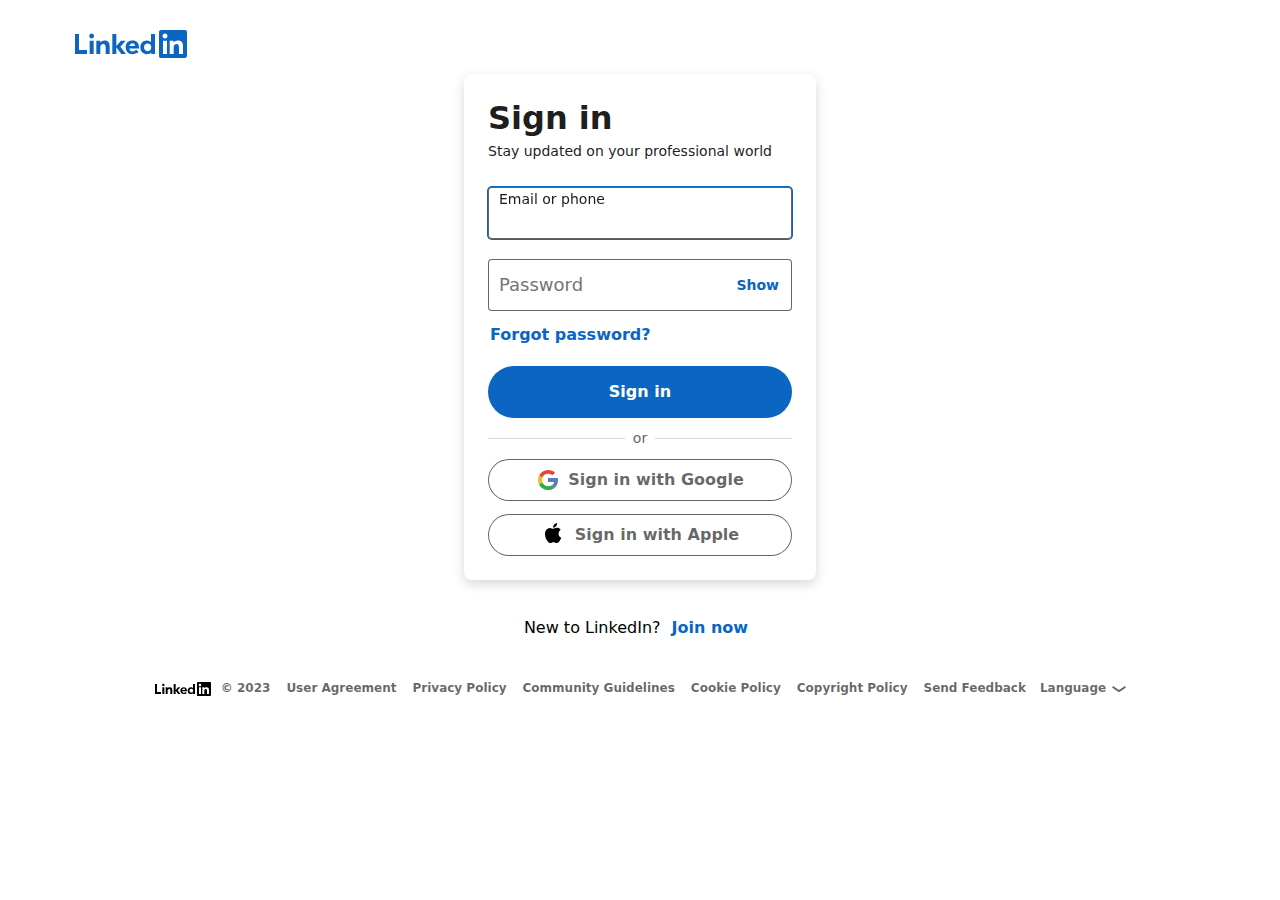
<file: linkedin-project/sign.html>
<!DOCTYPE html>
<html lang="en">
<head>
  <meta charset="UTF-8">
  <meta http-equiv="X-UA-Compatible" content="IE=edge">
  <meta name="viewport" content="width=device-width, initial-scale=1.0">
  <title>LinkedIn Login, Sign in | LinkedIn</title>
  <!-- Linked-In icon  -->
  <link rel="icon" href="https://static.licdn.com/aero-v1/sc/h/al2o9zrvru7aqj8e1x2rzsrca">
  <!-- Normalize css -->
  <link rel="stylesheet" href="sign-formates/normarilze.css">
  <!-- Fonts awesome  -->
  <link rel="stylesheet" href="sign-formates/all.min.css">
  <!-- Main formates css -->
  <link rel="stylesheet" href="sign-formates/sign-up.css">
</head>
<body>
    <!-- Start nav section  -->
    <div class="nav">
      <div class="container">
        <div class="logo">
          <a href="index.html">        <svg xmlns="http://www.w3.org/2000/svg" xmlns:xlink="http://www.w3.org/1999/xlink" viewBox="0 0 84 21" version="1.1" focusable="false" class="">
            <g class="" stroke="none" stroke-width="1" fill="none" fill-rule="evenodd">
              <path d="M19.479,0 L1.583,0 C0.727,0 0,0.677 0,1.511 L0,19.488 C0,20.323 0.477,21 1.333,21 L19.229,21 C20.086,21 21,20.323 21,19.488 L21,1.511 C21,0.677 20.336,0 19.479,0" class="bug-text-color" transform="translate(63.000000, 0.000000)"></path>
              <path d="M82.479,0 L64.583,0 C63.727,0 63,0.677 63,1.511 L63,19.488 C63,20.323 63.477,21 64.333,21 L82.229,21 C83.086,21 84,20.323 84,19.488 L84,1.511 C84,0.677 83.336,0 82.479,0 Z M71,8 L73.827,8 L73.827,9.441 L73.858,9.441 C74.289,8.664 75.562,7.875 77.136,7.875 C80.157,7.875 81,9.479 81,12.45 L81,18 L78,18 L78,12.997 C78,11.667 77.469,10.5 76.227,10.5 C74.719,10.5 74,11.521 74,13.197 L74,18 L71,18 L71,8 Z M66,18 L69,18 L69,8 L66,8 L66,18 Z M69.375,4.5 C69.375,5.536 68.536,6.375 67.5,6.375 C66.464,6.375 65.625,5.536 65.625,4.5 C65.625,3.464 66.464,2.625 67.5,2.625 C68.536,2.625 69.375,3.464 69.375,4.5 Z" class="background" fill="currentColor"></path>
            </g>
            <g class="linkedin-text">
              <path d="M60,18 L57.2,18 L57.2,16.809 L57.17,16.809 C56.547,17.531 55.465,18.125 53.631,18.125 C51.131,18.125 48.978,16.244 48.978,13.011 C48.978,9.931 51.1,7.875 53.725,7.875 C55.35,7.875 56.359,8.453 56.97,9.191 L57,9.191 L57,3 L60,3 L60,18 Z M54.479,10.125 C52.764,10.125 51.8,11.348 51.8,12.974 C51.8,14.601 52.764,15.875 54.479,15.875 C56.196,15.875 57.2,14.634 57.2,12.974 C57.2,11.268 56.196,10.125 54.479,10.125 L54.479,10.125 Z" fill="currentColor"></path>
              <path d="M47.6611,16.3889 C46.9531,17.3059 45.4951,18.1249 43.1411,18.1249 C40.0001,18.1249 38.0001,16.0459 38.0001,12.7779 C38.0001,9.8749 39.8121,7.8749 43.2291,7.8749 C46.1801,7.8749 48.0001,9.8129 48.0001,13.2219 C48.0001,13.5629 47.9451,13.8999 47.9451,13.8999 L40.8311,13.8999 L40.8481,14.2089 C41.0451,15.0709 41.6961,16.1249 43.1901,16.1249 C44.4941,16.1249 45.3881,15.4239 45.7921,14.8749 L47.6611,16.3889 Z M45.1131,11.9999 C45.1331,10.9449 44.3591,9.8749 43.1391,9.8749 C41.6871,9.8749 40.9121,11.0089 40.8311,11.9999 L45.1131,11.9999 Z" fill="currentColor"></path>
              <polygon fill="currentColor" points="38 8 34.5 8 31 12 31 3 28 3 28 18 31 18 31 13 34.699 18 38.241 18 34 12.533"></polygon>
              <path d="M16,8 L18.827,8 L18.827,9.441 L18.858,9.441 C19.289,8.664 20.562,7.875 22.136,7.875 C25.157,7.875 26,9.792 26,12.45 L26,18 L23,18 L23,12.997 C23,11.525 22.469,10.5 21.227,10.5 C19.719,10.5 19,11.694 19,13.197 L19,18 L16,18 L16,8 Z" fill="currentColor"></path>
              <path d="M11,18 L14,18 L14,8 L11,8 L11,18 Z M12.501,6.3 C13.495,6.3 14.3,5.494 14.3,4.5 C14.3,3.506 13.495,2.7 12.501,2.7 C11.508,2.7 10.7,3.506 10.7,4.5 C10.7,5.494 11.508,6.3 12.501,6.3 Z" fill="currentColor"></path>
              <polygon fill="currentColor" points="3 3 0 3 0 18 9 18 9 15 3 15"></polygon>
            </g>
          </svg></a>
        </div>
      </div>
    </div>
    <!-- End nav section  -->

    <!-- Start sign section  -->
    <div class="sign">
      <div class="container">
        <div class="sign-form-parent">
          <div class="head">
            <h1>Sign in</h1>
            <p>Stay updated on your professional world</p>
          </div>
          <div class="sign-form">
            <div class="email">
              <input type="email" name="email " required placeholder="Email or phone" autofocus>
            </div>
            <div class="password">
              <input type="password" name="pass" id="" required placeholder="Password">
              <span>Show</span>
              <span>Hide</span>
            </div>
            <div class="forgot">
              <a href="#">Forgot password?</a>
            </div>
            <div class="sign-button">
              <button type="submit">
                Sign in
              </button>
            </div>
          </div>
          <div class="alternate-sign-in">
            <div class="or"></div>
            <div class="google-sign">
              <span><svg xmlns="http://www.w3.org/2000/svg" width="22" height="24" viewBox="0 0 22 24" fill="none"><path fill-rule="evenodd" clip-rule="evenodd" d="M12.1354 5.75C14.0004 5.75 15.4794 6.396 16.4204 7.33L19.0744 4.676C17.3544 3 14.9584 2 12.1354 2C8.1984 2 4.8554 4.148 3.1704 7.302L6.2004 9.7C7.0974 7.39 9.3304 5.75 12.1354 5.75Z" fill="#E94435"></path><path fill-rule="evenodd" clip-rule="evenodd" d="M5.7708 11.9896C5.7708 11.1806 5.9248 10.4106 6.2008 9.7006L3.1708 7.3016C2.4238 8.7006 1.9998 10.2946 1.9998 11.9896C1.9998 13.7206 2.4098 15.3266 3.1358 16.7256L6.1958 14.3026C5.9248 13.5956 5.7708 12.8206 5.7708 11.9896Z" fill="#F8BB15"></path><path fill-rule="evenodd" clip-rule="evenodd" d="M15.8107 17.3084C14.8667 17.8694 13.6267 18.2294 12.0107 18.2294C9.3627 18.2294 7.1007 16.6654 6.1957 14.3034L3.1357 16.7254C4.7837 19.9024 8.0767 22.0004 12.0107 22.0004C14.7537 22.0004 17.0727 21.1524 18.7877 19.6654L15.8107 17.3084Z" fill="#34A751"></path><path fill-rule="evenodd" clip-rule="evenodd" d="M22 11.9896C22 11.3086 21.931 10.6436 21.801 9.9996H12V13.9996H18.062L18.018 14.2496C17.784 15.4466 17.068 16.5606 15.811 17.3086L18.788 19.6656C20.818 17.9056 22 15.2466 22 11.9896Z" fill="#547DBE"></path></svg></span>
              <span>Sign in with Google</span>
            </div>
            <div class="apple-sign">
              <span>
                <svg width="24" height="24" viewBox="0 2 24 24" fill="none" xmlns="http://www.w3.org/2000/svg"><rect width="24" height="24" fill="transparent"></rect><path d="M17.569 12.6254C17.597 15.652 20.2179 16.6592 20.247 16.672C20.2248 16.743 19.8282 18.1073 18.8662 19.5166C18.0345 20.735 17.1714 21.9488 15.8117 21.974C14.4756 21.9986 14.046 21.1799 12.5185 21.1799C10.9915 21.1799 10.5142 21.9489 9.2495 21.9987C7.93704 22.0485 6.93758 20.6812 6.09906 19.4673C4.38557 16.9842 3.0761 12.4508 4.83438 9.39061C5.70786 7.87092 7.26882 6.90859 8.96311 6.88391C10.2519 6.85927 11.4683 7.753 12.2562 7.753C13.0436 7.753 14.5219 6.67821 16.0759 6.83605C16.7265 6.8632 18.5527 7.09947 19.7253 8.81993C19.6309 8.87864 17.5463 10.095 17.569 12.6254ZM15.058 5.1933C15.7548 4.34789 16.2238 3.171 16.0959 2C15.0915 2.04046 13.877 2.67085 13.1566 3.5158C12.5109 4.26404 11.9455 5.46164 12.0981 6.60946C13.2176 6.69628 14.3612 6.03925 15.058 5.1933Z" fill="black"></path></svg>
              </span>
              <span>Sign in with Apple</span>
            </div>
          </div>
        </div>
        <div class="new-cus">
          New to LinkedIn? <a href="join.html">Join now</a>
        </div>
      </div>
    </div>
    <!-- End sign section  -->

    <!-- Start last footer  -->
    <div class="last-footer">
      <div class="container flex items-center">
        <ul>
          <li><a href="#">
            <div class="logo">
                <svg xmlns="http://www.w3.org/2000/svg" xmlns:xlink="http://www.w3.org/1999/xlink" viewBox="0 0 84 21" version="1.1" focusable="false" class="">
                <g class="" stroke="none" stroke-width="1" fill="none" fill-rule="evenodd">
                  <path d="M19.479,0 L1.583,0 C0.727,0 0,0.677 0,1.511 L0,19.488 C0,20.323 0.477,21 1.333,21 L19.229,21 C20.086,21 21,20.323 21,19.488 L21,1.511 C21,0.677 20.336,0 19.479,0" class="bug-text-color" transform="translate(63.000000, 0.000000)"></path>
                  <path d="M82.479,0 L64.583,0 C63.727,0 63,0.677 63,1.511 L63,19.488 C63,20.323 63.477,21 64.333,21 L82.229,21 C83.086,21 84,20.323 84,19.488 L84,1.511 C84,0.677 83.336,0 82.479,0 Z M71,8 L73.827,8 L73.827,9.441 L73.858,9.441 C74.289,8.664 75.562,7.875 77.136,7.875 C80.157,7.875 81,9.479 81,12.45 L81,18 L78,18 L78,12.997 C78,11.667 77.469,10.5 76.227,10.5 C74.719,10.5 74,11.521 74,13.197 L74,18 L71,18 L71,8 Z M66,18 L69,18 L69,8 L66,8 L66,18 Z M69.375,4.5 C69.375,5.536 68.536,6.375 67.5,6.375 C66.464,6.375 65.625,5.536 65.625,4.5 C65.625,3.464 66.464,2.625 67.5,2.625 C68.536,2.625 69.375,3.464 69.375,4.5 Z" class="background" fill="currentColor"></path>
                </g>
                <g class="linkedin-text">
                  <path d="M60,18 L57.2,18 L57.2,16.809 L57.17,16.809 C56.547,17.531 55.465,18.125 53.631,18.125 C51.131,18.125 48.978,16.244 48.978,13.011 C48.978,9.931 51.1,7.875 53.725,7.875 C55.35,7.875 56.359,8.453 56.97,9.191 L57,9.191 L57,3 L60,3 L60,18 Z M54.479,10.125 C52.764,10.125 51.8,11.348 51.8,12.974 C51.8,14.601 52.764,15.875 54.479,15.875 C56.196,15.875 57.2,14.634 57.2,12.974 C57.2,11.268 56.196,10.125 54.479,10.125 L54.479,10.125 Z" fill="currentColor"></path>
                  <path d="M47.6611,16.3889 C46.9531,17.3059 45.4951,18.1249 43.1411,18.1249 C40.0001,18.1249 38.0001,16.0459 38.0001,12.7779 C38.0001,9.8749 39.8121,7.8749 43.2291,7.8749 C46.1801,7.8749 48.0001,9.8129 48.0001,13.2219 C48.0001,13.5629 47.9451,13.8999 47.9451,13.8999 L40.8311,13.8999 L40.8481,14.2089 C41.0451,15.0709 41.6961,16.1249 43.1901,16.1249 C44.4941,16.1249 45.3881,15.4239 45.7921,14.8749 L47.6611,16.3889 Z M45.1131,11.9999 C45.1331,10.9449 44.3591,9.8749 43.1391,9.8749 C41.6871,9.8749 40.9121,11.0089 40.8311,11.9999 L45.1131,11.9999 Z" fill="currentColor"></path>
                  <polygon fill="currentColor" points="38 8 34.5 8 31 12 31 3 28 3 28 18 31 18 31 13 34.699 18 38.241 18 34 12.533"></polygon>
                  <path d="M16,8 L18.827,8 L18.827,9.441 L18.858,9.441 C19.289,8.664 20.562,7.875 22.136,7.875 C25.157,7.875 26,9.792 26,12.45 L26,18 L23,18 L23,12.997 C23,11.525 22.469,10.5 21.227,10.5 C19.719,10.5 19,11.694 19,13.197 L19,18 L16,18 L16,8 Z" fill="currentColor"></path>
                  <path d="M11,18 L14,18 L14,8 L11,8 L11,18 Z M12.501,6.3 C13.495,6.3 14.3,5.494 14.3,4.5 C14.3,3.506 13.495,2.7 12.501,2.7 C11.508,2.7 10.7,3.506 10.7,4.5 C10.7,5.494 11.508,6.3 12.501,6.3 Z" fill="currentColor"></path>
                  <polygon fill="currentColor" points="3 3 0 3 0 18 9 18 9 15 3 15"></polygon>
                </g>
              </svg>
              <span>&copy; 2023</span>
            </div>
          </a></li>
          <li><a href="#">User Agreement</a></li>
          <li><a href="#">Privacy Policy</a></li>
          <li><a href="#">Community Guidelines</a></li>
          <li><a href="#">Cookie Policy</a></li>
          <li><a href="#">Copyright Policy</a></li>
          <li><a href="#">Send Feedback</a></li>


          <li>
            <button class=" flex content-center items-center weight-600">
              <span>Language</span>
              <svg xmlns="http://www.w3.org/2000/svg" width="16" height="16" focusable="false" class=""><path d="M8 9l5.93-4L15 6.54l-6.15 4.2a1.5 1.5 0 01-1.69 0L1 6.54 2.07 5z" fill="currentColor"></path></svg>
            </button>
          </li>
        </ul>
      </div>
    </div>
    <!-- End last footer  -->
</body>
</html>
</file>
<file: linkedin-project/jobs-formates/jobs.css>
/* Start Global rules  */
*{
  -webkit-box-sizing: border-box;
  -moz-box-sizing: border-box;
  box-sizing: border-box;
}
body{
  font-family:-apple-system, system-ui, BlinkMacSystemFont, 'Segoe UI', Roboto, 'Helvetica Neue', 'Fira Sans', Ubuntu, Oxygen, 'Oxygen Sans', Cantarell, 'Droid Sans', 'Apple Color Emoji', 'Segoe UI Emoji', 'Segoe UI Emoji', 'Segoe UI Symbol', 'Lucida Grande', Helvetica, Arial, sans-serif;
}
html{
  scroll-behavior: smooth;
}
:root{
  --main-color:#0a66c2;
  --Secondery-color:#2977c9;
  --black-75-Color:rgb(0 0 0 / 75%);
  --links-color:#666666;
  --main-transition:167ms;
  --main-padding-top:100px;
  --main-padding-bottom:100px;
  --Section-backgroud:#f3f2f0;
}
ul{
  list-style: none;
  margin: 0;
  padding: 0;
}
a{
  text-decoration: none;
}
.container{
  padding-left: 15px;
  padding-right: 15px;
  margin-left: auto;
  margin-right: auto;
  padding-top: 0;
  padding-bottom: 0;
}
@media (min-width:768px){
  .container{
    width: 750px;
  }
}
@media (min-width:992px){
  .container{
    width: 970px;
  }
}
@media (min-width:1200px){
  .container{
    width: 1170px;
  }
}
/* End Global rules  */

/* Start Component elements */
.flex{
  display: flex;
}
.flex-wrap{
  flex-flow: wrap;
}
.content-between{
  justify-content: space-between;
}
.content-center{
  justify-content: center;
}
.items-center{
  align-items: center;
}
.h-48px{
  height: 48px;
}
.w-max-content{
  width: max-content;
}
.weight-600{
  font-weight: 600;
}
.radius-24px{
  border-radius: 24px;
  -webkit-border-radius: 24px;
  -moz-border-radius: 24px;
  -ms-border-radius: 24px;
  -o-border-radius: 24px;
}
.relative{
  position: relative;
}
/* End Component elements */

/* Start nav section  */
.nav .container{
  padding-top: 12px;
  padding-bottom: 16px;
}
.nav .container .logo a{
  display: block;
}
.nav .container .logo svg{
  display: block;
  width: 135px;
  color: var(--main-color);
}
@media (max-width:991px) {
  .nav .container .logo svg{
    width: 84px;
  }
}
.search-bar{
  display: flex;
  flex-direction: row;
  background-color: #edf3f8;
  border-radius: 4px;
  overflow: hidden;
  height: 40px;
  margin-left: 32px;
  max-width: 100%;
  position: relative;
  flex-grow: 1;
  margin-right: 32px
}
@media (max-width:767px) {
  .search-bar{
    display: none;
  }
}
.search-bar > button{
  display: flex;
    align-items: center;
    background-color: transparent;
    justify-content: flex-start;
    color: rgb(0 0 0 / 75%);
    border: none;
    padding-left: 16px;
    padding-right: 16px;
    cursor: pointer;
    font-weight: 600;
    border-right: 1px solid rgb(0 0 0 / 8%);
}
.search-bar > button:hover{
  background-color: rgb(0 0 0 / 0.04);
  color: rgb(0 0 0 / 0.9);
}
.search-bar form{
  display: flex;
  flex-grow: 1;
}
.search-bar form .first-name{
  flex-grow: 1;
}
.search-bar form .last-name{
  flex-grow: 1;
}
.search-bar form input{
  border: none;
  background-color: transparent;
  padding-left: 16px;
  border-right: 1px solid rgb(0 0 0 / 8%);
  align-items: center;
  height: 100%;
  width: 100%;
  outline: none;
}
.search-bar form button{
  background-color: transparent;
    border: none;
    width: 40px;
}
.search-bar-mob{
  display: none;
  width: 100%;
  margin-top: 12px;
}
.search-bar-mob button{
  border: 1px solid rgb(0 0 0 / 8%);
    width: 100%;
    border-radius: 2px;
    display: flex;
    color: rgb(0 0 0 / 90%);
    align-items: center;
    height: 40px;
    background-color: transparent;
    cursor: text;
    padding-left: 16px;
} 
.search-bar-mob button svg{
  color: rgb(0 0 0 / 0.6);
}
.search-bar-mob button .text{
  color: rgb(0 0 0 / 0.9);
  margin-left: 10px;
}
@media (max-width:767px) {
  .nav .container{
    flex-wrap: wrap;
  }
  .search-bar-mob{
    display: block;
  }
}
.nav .container .button-links{
  margin-left: 5px;
}
.nav .container .button-links a {
  padding: 12px 24px;
  text-align: center;
  color: #404040;
  transition: var(--main-transition);
  -webkit-transition: var(--main-transition);
  -moz-transition: var(--main-transition);
  -ms-transition: var(--main-transition);
  -o-transition: var(--main-transition);
}
.nav .container .button-links a:last-of-type {
  border: 1.5px solid var(--main-color);
  color: var(--main-color);
  margin-left: 5px;
}
.nav .container .button-links a:first-of-type:hover {
  color: rgb(0 0 0 / 0.9);
  background-color: rgb(0 0 0 / 0.04);
}
.nav .container .button-links a:last-of-type:hover {
  color: #004182;
  background-color: rgb(112 181 249 / 0.1);
}
/* End nav section  */

/* Start buttons-filters section  */
.buttons-filter .container{
  display: flex;
  align-items: center;
  gap: 10px;
  flex-wrap: wrap;
}
.buttons-filter .container button{
  display: flex;
  border: 1px solid rgb(0 0 0 / 30%);
  align-items: center;
  color: rgb(0 0 0 / 75%);
  font-size: 14px;
  border-radius: 20px;
  font-weight: 600;
  cursor: pointer;
  background-color: transparent;
  padding: 4px 16px;
  height: fit-content;
}
.buttons-filter .container button:hover{
  border-color: rgb(0 0 0 / 0.45);
  color: rgb(0 0 0 / 0.9);
  background-color: rgb(0 0 0 / 0.04);
}
.buttons-filter .container .active{
  background-color: #057642;
  color: white;
  border:none;
}
.buttons-filter .container .active:hover{
  background-color: #004d2a;
  color: white;
}
.buttons-filter .container button svg{
  width: 24px;
  height: 24px;
}

/* End buttons-filters section  */

/* Start main section  */
.main{
  border-top: 1px solid rgba(0,0,0,0.15);
  margin-top: 20px;
}
.main .container{
  display: flex;
  min-height: calc(100vh - 111px);
}
.main .container .jobs-content{
  border-right: 1px solid rgba(0,0,0,0.15);
  flex-shrink: 0;
  width: 505px;
  margin-top: 16px;
}
.main .container .jobs-content .avaliable-jobs h1{
  font-size: 16px;
  margin: 0;
  line-height: 1.5;
  font-weight: 400;
  color: rgb(0 0 0 / 60%);
}
.main .container .jobs-content .avaliable-jobs h1 span{
  margin-left: 3px;
}
.main .container .jobs-content .avaliable-jobs h1 span:last-of-type{
  color: #2f7b15;
  font-size: 14px;
}
.main .container .jobs-content .job-offers{
  margin-top: 15px;
}
.main .container .jobs-content .job-offers .box{
  width: 100%;
  padding: 12px 16px 12px 8px;
  display: flex;
  border-bottom: 1px solid #e6e9ec;
  flex-wrap: wrap;
  cursor: pointer;
}
.main .container .jobs-content .job-offers .box:not(:first-of-type):hover{
  background-color:#f3f6f8 ;
}
@media (max-width:991px) {
  .main .container .jobs-content .job-offers .box:hover{
    background-color:#f3f6f8 ;
  }
}
.main .container .jobs-content .job-offers .box:hover h3{
  text-decoration: underline;
}
.main .container .jobs-content  .job-offers .active{
  background-color: #e6f7ff;
}
@media (max-width:991px) {
  .main .container .jobs-content  .job-offers .active{
    background-color: transparent;
  }
}
.main .container .jobs-content  .job-offers .box .image{
  height: fit-content;
  margin-right: 8px;
}
.main .container .jobs-content  .job-offers .box .image img{
  width: 56px;
  height: 56px;
  border: 4px solid rgba(0,0,0,0);
  border-radius: 6px;
}
.main .container .jobs-content  .job-offers .box .info{
  flex: 1;
  display: flex;
  flex-direction: column;
}
.main .container .jobs-content  .job-offers .box .info h3{
  margin: 0;
  line-height: 1.33;
  font-size: 18px;
  color: rgb(0 0 0 / 90%);
  font-weight: 600;
}
.main .container .jobs-content  .job-offers .box .info p{
  margin: 0;
  line-height: 1.75;
  font-weight: 400;
}
.main .container .jobs-content  .job-offers .box .info p a{
  color: rgb(0 0 0 / 90%);
}
.main .container .jobs-content  .job-offers .box .info span{
  font-size: 16px;
  line-height: 1.75;
  font-weight: 400;
  color: rgb(0 0 0 / 60%);
}
.main .container .jobs-content  .job-offers .box .info .benefits{
  font-size: 14px;
  display: flex;
  align-items: center;
  gap: 5px;
  margin: 2px 0;
  color: rgb(0 0 0 / 60%);
}
.main .container .jobs-content  .job-offers .box .info .time{
  font-weight: bold;
  margin-top: 5px;
  color: #057642;
}
.main .container .jobs-content .more-jobs a{
  min-height: 48px;
  border: 0;
  color: #fff;
  cursor: pointer;
  display: flex;
  font-size: 20px;
  font-weight: 600;
  height: 48px;
  transition: 167ms;
  border-radius: 24px;
  background-color: #0a66c2;
  margin: 12px 16px;
  align-items: center;
  margin-top: 30px;
  justify-content: center;
}
.main .container .jobs-content .more-jobs a:hover{
  background-color: #004182;
}
.main .container .jobs-details{
  margin: 0 0 0 16px;
  padding-top: 16px;
  padding-left: 1px;
  padding-right: 1px;
  max-height: 100vh;
  overflow-y: auto;
  max-width: 607px;
  position: sticky;
  top: 0;
}
.main .container .jobs-details .top-card{
  padding: 24px;
  position: relative;
  border: 1px solid rgb(0 0 0 / 8%);
  border-radius: 8px;
}
.main .container .jobs-details .top-card > button{
  position: absolute;
  right: 15px;
  top: 5px;
  background-color: transparent;
  border: 0;
  border-radius: 50%;
  width: 40px;
  height: 40px;
  color: rgb(0 0 0 / 75%);
  cursor: pointer;
  display: flex;
  align-items: center;
  justify-content: center;
}
.main .container .jobs-details .top-card > button:hover{
  background-color: rgb(0 0 0 / 0.04);
  color: rgb(0 0 0 / 0.9);
}
.main .container .jobs-details .top-card .image a img{
  width: 72px;
  height: 72px;
  border: 4px solid rgba(0,0,0,0);
  border-radius: 6px;
}
.main .container .jobs-details .top-card .info{
  display: flex;
  flex-direction: column;
  flex-wrap: nowrap;
}
.main .container .jobs-details .top-card .info h2{
  margin: 0;
}
.main .container .jobs-details .top-card .info h2 a{
  font-size: 24px;
  color: rgb(0 0 0 / 90%);
  line-height: 1.5;
  font-weight: 600;
}
.main .container .jobs-details .top-card .info h2 a:hover{
  color: #0a66c2;
  text-decoration: underline;
}
.main .container .jobs-details .top-card .info > p{
  margin: 0;
  margin-bottom: 5px;
  line-height: 1.5;
}
.main .container .jobs-details .top-card .info > p a{
  font-size: 16px;
  font-weight: 400;
  color: rgb(0 0 0 / 90%);
}
.main .container .jobs-details .top-card .info > p a span{
  position: relative;
}
.main .container .jobs-details .top-card .info > p a span:first-of-type{
  margin-right: 10px;
}
.main .container .jobs-details .top-card .info > p a span:first-of-type:hover{
  color: #0a66c2;
  text-decoration: underline;
}
.main .container .jobs-details .top-card .info > p a span:first-of-type::after{
  position: absolute;
  content: "";
  top: 55%;
  right: -9px;
  width: 2px;
  height: 2px;
  border-radius: 50%;
  background-color: rgb(0 0 0 / 0.6);
  -webkit-border-radius: 50%;
  -moz-border-radius: 50%;
  -ms-border-radius: 50%;
  -o-border-radius: 50%;
}
.main .container .jobs-details .top-card .info .time{
  display: flex;
  margin-bottom: 5px;
  align-items: center;
  gap: 15px;
}
.main .container .jobs-details .top-card .info .time span{
  line-height: 1.42;
  color: rgba(0,0,0,0.6);
}
.main .container .jobs-details .top-card .info .time span:last-of-type{
  display: flex;
  align-items: center;
  gap: 10px;
  position: relative;
}
.main .container .jobs-details .top-card .info .time span:last-of-type::before{
  position: absolute;
  content: "";
  top: 55%;
  left: -9px;
  width: 2px;
  height: 2px;
  border-radius: 50%;
  background-color: rgb(0 0 0 / 0.6);
  -webkit-border-radius: 50%;
  -moz-border-radius: 50%;
  -ms-border-radius: 50%;
  -o-border-radius: 50%;
}
.main .container .jobs-details .top-card .info .time span:last-of-type i{
  color: #057642;
  font-size: 14px;
}
.main .container .jobs-details .top-card .info .hired{
  display: flex;
  margin-top: 5px;
}
.main .container .jobs-details .top-card .info .hired .images{
  margin-right: 8px;
}
.main .container .jobs-details .top-card .info .hired .images img{
  width: 32px;
  height: 32px;
  border-radius: 50%;
  background-color: transparent;
  display: inline-block;
  border: 1px solid rgb(0 0 0 / 0%);
}
.main .container .jobs-details .top-card .info .hired .images img:not(:first-of-type){
  margin-left: -16px;
}
.main .container .jobs-details .top-card .info .hired a{
  display: flex;
  align-items: center;
}
.main .container .jobs-details .top-card .info .hired a p{
  margin: 0;
  font-weight: 600;
  font-size: 14px;
  color: #0a66c2;
}
.main .container .jobs-details .top-card .info .hired a p:hover{
  color: #004182;
  text-decoration: underline;
}
.main .container .jobs-details .top-card .info .buttons{
  display: flex;
  gap: 12px;
  align-items: center;
  margin-top: 10px;
}
.main .container .jobs-details .top-card .info .buttons button{
  box-shadow: 0 0 0 1px #0a66c2;
  border: 0;
  background-color: #0a66c2;
  color: white;
  cursor: pointer;
  height: min-content;
  min-height: 48px;
  border-radius: 24px;
  font-size: 16px;
  padding: 12px 24px;
  font-weight: 600;
}
.main .container .jobs-details .top-card .info .buttons button:first-of-type:hover{
  background-color: #004182;
  box-shadow: 0 0 0 1px #004182;
}
.main .container .jobs-details .top-card .info .buttons button svg{
  margin-bottom: -3px;
}
.main .container .jobs-details .top-card .info .buttons button:last-of-type{
  color: rgb(0 0 0 / 75%);
  background-color: transparent;
  box-shadow: 0 0 0 1px rgb(0 0 0 / 75%);
}
.main .container .jobs-details .top-card .info .buttons button:last-of-type:hover{
  box-shadow: 0 0 0 1px rgb(0 0 0 / 90%);
  color: rgb(0 0 0 / 0.9);
  background-color: rgb(0 0 0 / 0.04);
}
.main .container .jobs-details .more-details{
  padding: 12px 24px;
}
.main .container .jobs-details .more-details p{
  line-height: 1.75;
  color: rgb(0 0 0 / 90%);
  font-weight: 400;
  font-size: 16px;
}
.main .container .jobs-details .more-details button{
  display: flex;
  align-items: center;
  gap: 7px;
  background-color: transparent;
  border: 0;
  cursor: pointer;
  margin-top: 25px;
  font-size: 16px;
  font-weight: 600;
  height: 40px;
  justify-content: center;
  transition: 167ms;
  border-radius: 4px;
  color: rgba(0,0,0,0.6);
  padding: 0;
}
.main .container .jobs-details .more-details button:hover{
  background-color: rgb(0 0 0 / 0.08);
  color: rgb(0 0 0 / 0.9);
}
.main .container .jobs-details .description-job{
  padding: 12px 24px;
}
.main .container .jobs-details .description-job ul{
  display: flex;
  flex-wrap: wrap;
}
.main .container .jobs-details .description-job ul li{
  flex: 1 1 50%;
  margin-bottom: 20px;
}
.main .container .jobs-details .description-job ul li h3{
  margin: 0;
  line-height: 1.5;
  font-size: 16px;
  font-weight: 400;
  color: rgb(0 0 0 / 60%);
}
.main .container .jobs-details .description-job ul li span{
  font-size: 16px;
  font-weight: 600;
  line-height: 1.5;
  color: rgb(0 0 0 / 90%);
}
.main .container .jobs-details .referrals{
  padding: 0 24px;
}
.main .container .jobs-details .referrals {
  display: flex;
}
.main .container .jobs-details .referrals .images{
  margin-right: 8px;
}
.main .container .jobs-details .referrals .images img{
  width: 32px;
  height: 32px;
  border-radius: 50%;
  background-color: transparent;
  display: inline-block;
  border: 1px solid rgb(0 0 0 / 0%);
}
.main .container .jobs-details .referrals .images img:not(:first-of-type){
  margin-left: -16px;
}
.main .container .jobs-details .referrals .find-a-referral{
  flex: 1;
}
.main .container .jobs-details .referrals .find-a-referral p{
  margin: 0 0 20px 0;
  line-height: 1.5;
  font-size: 16px;
  color: rgb(0 0 0 / 90%);
  font-weight: 400;
}
.main .container .jobs-details .referrals .find-a-referral p{
  margin: 0 0 20px 0;
  line-height: 1.5;
  font-size: 16px;
  color: rgb(0 0 0 / 90%);
  font-weight: 400;
}
.main .container .jobs-details .referrals .find-a-referral a{
  background-color: transparent;
  box-sizing: border-box;
  cursor: pointer;
  font-size: 16px;
  font-weight: 600;
  height: 32px;
  width: max-content;
  align-items: center;
  padding: 0 16px;
  display: flex;
  text-align: center;
  transition: 167ms;
  border-radius: 24px;
  box-shadow: inset 0 0 0 1px #0a66c2;
  color: #0a66c2;
  margin-bottom: 20px;
}
.main .container .jobs-details .referrals .find-a-referral a:hover{
  background-color: rgba(112,181,249,0.15);
  color: #0a66c2;
  box-shadow: inset 0 0 0 2px #0a66c2;
}

@media (max-width:991px) {
  .main .container .jobs-details{
    display: none;
  }
  .main .container .jobs-content{
    width: 100%;
    border: 0;
  }
}
/* End main section  */

/* start last footer  */
.last-footer .container{
  padding-top: 10px;
  padding-bottom: 10px;
}
@media (max-width:767px) {
  .last-footer .container{
    padding-top: 25px;
    padding-bottom: 25px;
  }
}
.last-footer .container .logo {
  display: flex;
  flex-direction: row;
}
.last-footer .container .logo svg {
  width: 56px;
  height: 14px;
  margin-right: 10px;
  color: black;
}
.last-footer .container ul{
  display: flex;
  justify-content: space-between;
  align-items: center;
}
.last-footer .container ul li a {
  text-decoration: none;
  padding: 8px;
  font-size: 12px;
  color: rgb(0 0 0 / 60%);
  display: flex;
  justify-content: center;
  align-items: center;
  font-weight: 600;
  width: max-content;
}
@media (min-width:991px) and (max-width:1199px) {
  .last-footer .container ul li a {
    font-size: 10px;
  }
}
@media (max-width:991px) {
  .last-footer .container ul{
    justify-content: flex-start;
    flex-direction: row;
    align-items: flex-start;
    flex-wrap: wrap;
  }
  .last-footer .container ul li{
    flex-basis: 50%;
  }
  .last-footer .container ul li a {
    justify-content: flex-start;
  }
}
.last-footer .container  ul li:not(:first-of-type) a:hover{
  color: #004182;
  text-decoration: underline;
}
.last-footer .container ul li button{
  font-size: 12px;
  color: rgb(0 0 0 / 0.6);
  background-color: transparent;
  border: none;
  cursor: pointer;
}
.last-footer .container ul li button span{
  margin-right: 5px;
}
/* End last footer  */
</file>
<file: linkedin-project/join-formates/join.css>
/* Start Global rules  */
*{
  -webkit-box-sizing: border-box;
  -moz-box-sizing: border-box;
  box-sizing: border-box;
}
body{
  font-family:-apple-system, system-ui, BlinkMacSystemFont, 'Segoe UI', Roboto, 'Helvetica Neue', 'Fira Sans', Ubuntu, Oxygen, 'Oxygen Sans', Cantarell, 'Droid Sans', 'Apple Color Emoji', 'Segoe UI Emoji', 'Segoe UI Emoji', 'Segoe UI Symbol', 'Lucida Grande', Helvetica, Arial, sans-serif;
}
html{
  scroll-behavior: smooth;
}
:root{
  --main-color:#0a66c2;
  --Secondery-color:#004182;
  --black-60-Color:rgb(0 0 0 / 60%);
  --black-75-Color:rgb(0 0 0 / 75%);
  --black-90-Color:rgb(0 0 0 / 90%);
  --links-color:#666666;
  --main-transition:167ms;
  --Section-backgroud:#f3f2f0;
}
ul{
  list-style: none;
  margin: 0;
  padding: 0;
}
a{
  text-decoration: none;
}
.container{
  padding-left: 20px;
  padding-right: 20px;
  margin-left: auto;
  margin-right: auto;
  padding-top: 0;
  padding-bottom: 0;
}
@media (min-width:768px){
  .container{
    width: 750px;
  }
}
@media (min-width:992px){
  .container{
    width: 970px;
  }
}
@media (min-width:1200px){
  .container{
    width: 1170px;
  }
}
.flex{
  display: flex;
}
.items-center{
  align-items: center;
}
.content-center{
  justify-content: center;
}
.wrap{
  flex-wrap: wrap;
}
.size-14px{
  font-size: 14px;
}
.size-12px{
  font-size: 12px;
}

.weight-600{
  font-weight: 600;
}
.weight-500{
  font-weight: 500;
}
.weight-400{
  font-weight: 400;
}
.column{
  flex-direction: column;
}

/* End Global rules  */

/* Start nav section  */
.nav .container{
  padding-top: 30px;
  padding-bottom: 16px;
}
.nav .container .logo a{
  display: block;
}
.nav .container .logo svg{
  display: block;
  width: 135px;
  color: var(--main-color);
}
@media (max-width:767px) {
  .nav .container .logo svg{
  width: 84px;
}
}

/* End nav section  */

/* Start sign section  */
.elboss{
  position: relative;
}
.elboss::before{
  content: "";
  z-index: -1;
  position: absolute;
  top: 0;
  left: 0;
  background-color: #f3f2f0;
  width: 100%;
  height: 100vh;
}
@media (max-width:767px) {
  .elboss::before{
    display: none;
  }
}
.join .container {
  margin-top: -20px;
}
@media (min-width:768px) {
  .join .container{
    min-height: calc(100vh - 130px);
  }
}

.join .container a{
  color: #0a66c2;
}
.join-form-parent{
  width: 400px;
  margin: 0 auto;
  border-radius: 8px;
  padding: 24px;
  background-color: #fff;
}

.join .text-head h1:first-of-type{
  font-size: 32px;
  padding:24px 16px;
  color: black;
  margin: 0;
}
.join .text-head h1:last-of-type{
  font-size: 24px;
  padding:32px 0 24px;
  color: black;
  margin: 0;
  display: none;
}
.join-form{
  width: 100%;
  gap: 20px;
}
.join-form .email{
  width: 100%;
}
.join-form .password{
  width: 100%;
}
.join-form .password .buttons{
  width: 100%;
  position: relative;
}
.join-form .password span:last-of-type{
  display: none;
}
.join-form .password span{
  position: absolute;
  right: 5px;
  top: 50%;
  font-size: 14px;
  transform: translateY(-50%);
  padding: 3px 8px;
  color:var(--black-60-Color);
  height: 32px;
  cursor: pointer;
  z-index: 1;
}
.join-form .password span:hover{
  text-decoration: underline;
}
.join-form label{
  display: block;
  color: rgb(0 0 0 / 0.6);
  margin-bottom: 7px;
}

.join-form input {
  display: block;
  width: 100%;  
  height: 32px;
  border-radius: 4px;
  border: 1px solid rgb(0 0 0 / 60%);
  padding: 0 10px;
  outline: none;
}
.join-form input:focus{
  border: 2px solid rgb(0 0 0 / 0.6);
}
.join-button button{
    width: 100%;
    border-radius: 28px;
    outline: none;
    border: none;
    height: 48px;
    color: white;
    background-color: #0a66c2;
    margin-top: -5px;
    transition:var(--main-transition) ;
    -webkit-transition:var(--main-transition) ;
    -moz-transition:var(--main-transition) ;
    -ms-transition:var(--main-transition) ;
    -o-transition:var(--main-transition) ;
    position: relative;
}
.join-button button::before{
  content: "Agree & Join ";
  position: relative;
  display: flex;
  justify-content: center;
  align-items: center;
  color: white;
}
.join-button button:hover{
  background-color: #004182;
}
.alternate-join-in .or{
  display: block;
  position: relative;
  margin: 30px 0;
  width: 100%;
  background-color: #cdcfd2;
  height: 1px;
}
.join .info p{
  font-size: 12px;
  margin: 0;
  text-align: center;
  color: rgb(0 0 0 / 60%);
}
.alternate-join-in .or::after{
  content: "or";
  position: absolute;
  left: 50%;
  top: 50%;
  transform: translate(-50%, -50%);
  width: 50px;
  display: flex;
  justify-content: center;
  align-items: center;
  font-size: 14px;
  height: 50px;
  font-weight: 400;
  color: rgb(0 0 0 / 90%);
  background-color: white;
  border-radius: 50%;
  text-align: center;
  -webkit-transform: translate(-50%, -50%);
  -moz-transform: translate(-50%, -50%);
  -ms-transform: translate(-50%, -50%);
  -o-transform: translate(-50%, -50%);
  -webkit-border-radius: 50%;
  -moz-border-radius: 50%;
  -ms-border-radius: 50%;
  -o-border-radius: 50%;
}
.google-join{
  gap: 10px;
  height: 40px;
  width: 100%;
  padding: 0 24px;
  border: 1px solid #dadce0;
  color: #3c4043;
  margin-top: 15px;
  border-radius: 28px;
  transition: var(--main-transition);
  -webkit-transition: var(--main-transition);
  -moz-transition: var(--main-transition);
  -ms-transition: var(--main-transition);
  font-size: 14px;
  -o-transition: var(--main-transition);
  cursor: pointer;
}
.google-join:hover{
  color: rgb(0 0 0 / 75%);
  background-color: #f8faff;
  box-shadow: none;
  border-color: #d2e3fc;
}
.new-cus{
  text-align: center;
  margin: 15px 0 0;
}
.join .container > p{
  font-size: 14px;
  margin-top: 25px;
}
.join .container > p a{
  transition: var(--main-transition);
  -webkit-transition: var(--main-transition);
  -moz-transition: var(--main-transition);
  -ms-transition: var(--main-transition);
  -o-transition: var(--main-transition);
}
.join .container > p a:hover{
  text-decoration: underline;
}
.join .container > ul{
  display: none;
}
.join .container > ul li button{
  color: var(--black-60-Color);
  border: none;
  background-color: transparent;
}
.join .container > ul li:not(:last-of-type) button{
  border-right: 2px solid rgb(0 0 0 / 0.08);
}
.new-cus a{
  padding: 0 8px;
  height: 32px;
  color: #0a66c2;
  border-radius: 24px;
  -webkit-border-radius: 24px;
  -moz-border-radius: 24px;
  -ms-border-radius: 24px;
  -o-border-radius: 24px;
  margin-left: 3px;
  transition: var(--main-transition);
  -webkit-transition: var(--main-transition);
  -moz-transition: var(--main-transition);
  -ms-transition: var(--main-transition);
  -o-transition: var(--main-transition);
}
.new-cus a:hover{
  text-decoration: underline;
  color: #8344cc;
}
@media (max-width:767px) {
  .join .container {
    flex: 0;
    height: max-content;
    margin-top: 0;
  }
  .join-form-parent{
    width: 100%;
    max-width: 416px;
    padding: 0;
    box-shadow: none;
    flex: 1;
    height:max-content;
  }
  .join .text-head h1:first-of-type{
    display: none;
  }
  .join .text-head h1:last-of-type{
    display: block;
  }
  .join-button button{
    margin-top: 5px;
  }
  .join-button button::before{
    content: "Continue ";
  }
  .alternate-join-in .or{
    display: none;
  }
  .join .info {
    display: none;
  }
  .google-join{
    width: 90%;
    margin: 20px auto 0;
    font-weight: 400;
    font-size: 14px;
  }
  .new-cus{
    font-size: 14px;
  }
  .join .container > ul{
    display: flex;
  }
}

/* End sign section  */

/* start last footer  */
.last-footer{
  background-color: #fff;
}
@media (max-width:767px) {
  .last-footer{
    display: none;
  }
}
.last-footer .container{
  padding-top: 10px;
  display: flex;
  align-items: center;
  padding-bottom: 10px;
}
@media (max-width:767px) {
  .last-footer .container{
    padding-top: 25px;
    padding-bottom: 25px;
  }
}
.last-footer .container .logo {
  display: flex;
  flex-direction: row;
}
.last-footer .container .logo svg {
  width: 56px;
  height: 14px;
  margin-right: 10px;
  color: black;
}
.last-footer .container ul{
  display: flex;
  justify-content: space-between;
  align-items: center;
}
.last-footer .container ul li a {
  text-decoration: none;
  padding: 8px;
  font-size: 12px;
  color: rgb(0 0 0 / 60%);
  display: flex;
  justify-content: center;
  align-items: center;
  font-weight: 600;
  width: max-content;
}
@media (min-width:991px) and (max-width:1199px) {
  .last-footer .container ul li a {
    font-size: 10px;
  }
}
@media (max-width:991px) {
  .last-footer .container ul{
    justify-content: flex-start;
    flex-direction: row;
    align-items: flex-start;
    flex-wrap: wrap;
  }
  .last-footer .container ul li{
    flex-basis: 50%;
  }
  .last-footer .container ul li a {
    justify-content: flex-start;
  }
}
.last-footer .container  ul li:not(:first-of-type) a:hover{
  color: #0a66c2;
  text-decoration: underline;
}
.last-footer .container ul li button{
  font-size: 12px;
  color: rgb(0 0 0 / 0.6);
  background-color: transparent;
  border: none;
  display: flex;
  justify-content: center;
  align-items: center;
  font-weight: 600;
  cursor: pointer;
}
.last-footer .container ul li button:hover{
  color: #0a66c2;
}
.last-footer .container ul li button span{
  margin-right: 5px;
}
/* End last footer  */
</file>
<file: linkedin-project/learning-formates/learning.css>
/* Start Global rules  */
*{
  -webkit-box-sizing: border-box;
  -moz-box-sizing: border-box;
  box-sizing: border-box;
}
body{
  font-family:-apple-system, system-ui, BlinkMacSystemFont, 'Segoe UI', Roboto, 'Helvetica Neue', 'Fira Sans', Ubuntu, Oxygen, 'Oxygen Sans', Cantarell, 'Droid Sans', 'Apple Color Emoji', 'Segoe UI Emoji', 'Segoe UI Emoji', 'Segoe UI Symbol', 'Lucida Grande', Helvetica, Arial, sans-serif;
}
html{
  scroll-behavior: smooth;
}
:root{
  --main-color:#0a66c2;
  --Secondery-color:#2977c9;
  --black-75-Color:rgb(0 0 0 / 75%);
  --links-color:#666666;
  --main-transition:167ms;
  --main-padding-top:100px;
  --main-padding-bottom:100px;
  --Section-backgroud:#f3f2f0;
}
ul{
  list-style: none;
  margin: 0;
  padding: 0;
}
a{
  text-decoration: none;
}
.container{
  padding-left: 15px;
  padding-right: 15px;
  margin-left: auto;
  margin-right: auto;
  padding-top: 0;
  padding-bottom: 0;
}
@media (min-width:768px){
  .container{
    width: 750px;
  }
}
@media (min-width:992px){
  .container{
    width: 970px;
  }
}
@media (min-width:1200px){
  .container{
    width: 1170px;
  }
}
/* End Global rules  */

/* Start Component elements */
.padding-top{
  padding-top: 60px;
}
.padding-bottom{
  padding-bottom: 60px;
}
.h-56px{
  font-size: 56px;
  font-weight: 200;
  line-height: 1.25;
}
@media (max-width:767px) {
  .h-56px{
    font-size: 32px;
    max-width: 100%;
  }
}
.flex{
  display: flex;
}
.flex-wrap{
  flex-flow: wrap;
}
.content-between{
  justify-content: space-between;
}
.content-center{
  justify-content: center;
}
.items-center{
  align-items: center;
}
.h-48px{
  height: 48px;
}
.w-max-content{
  width: max-content;
}
.weight-600{
  font-weight: 600;
}
.a-link{
  margin-right: 6px;
  margin-bottom: 12px;
  padding: 12px 24px;
  box-shadow: 0 0 0 1px var(--black-75-Color);
  color: var(--black-75-Color);
  font-weight: 600;
  border-radius: 30px;
  -webkit-border-radius: 30px;
  -moz-border-radius: 30px;
  -ms-border-radius: 30px;
  -o-border-radius: 30px;
}
.radius-24px{
  border-radius: 24px;
  -webkit-border-radius: 24px;
  -moz-border-radius: 24px;
  -ms-border-radius: 24px;
  -o-border-radius: 24px;
}
.size-48px{
  font-size: 48px;
  margin-top: 20px;
  font-weight: 200;
  color: rgb(0 0 0 / 0.9);
  line-height: 1.25;
}
@media (max-width:767px) {
  .size-48px{
  font-size: 32px ;
  font-weight: 400;
  margin-bottom: 24px;
  }
}
.h3-title{
  font-size: 16px;
  font-weight: 600;
  text-transform: uppercase;
  line-height: 1.25;
  color: rgba(0, 0, 0, 0.6);
  margin-bottom: 20px;
}
.relative{
  position: relative;
}
/* End Component elements */

/* Start nav section  */
.nav{
  background-color: white;
    width: 100%;
    top: 0;
    left: 0;
    position: fixed;
    /* box-shadow: 0px 4px 6px rgba(0,0,0,0.15), 0px 0px 2px rgba(0,0,0,0.15); */
    right: 0;
    z-index: 1000;
}
.nav .container{
  padding-top: 12px;
  padding-bottom: 16px;
}
.nav .container .logo a{
  display: flex;
  align-items: center;
}
.nav .container .logo svg{
  display: block;
  color: var(--main-color);
}
.nav .container .logo span{
  font-size: 16px;
    font-weight: 600;
    letter-spacing: 3px;
    line-height: 1.5;
    color: rgb(0 0 0 / 90%);
    margin-left: 12px;
    text-transform: uppercase;
}
@media (max-width:767px) {
  .nav .container .logo span{
    display: none;
  }
}
.search-bar{
  display: flex;
  flex-direction: row;
  background-color: #edf3f8;
  border-radius: 4px;
  overflow: hidden;
  height: 40px;
  margin-left: 32px;
  max-width: 100%;
  position: relative;
  flex-grow: 1;
  margin-right: 32px
}
@media (max-width:767px) {
  .search-bar{
    display: none;
  }
}
.search-bar > button{
  display: flex;
    align-items: center;
    background-color: transparent;
    justify-content: flex-start;
    color: rgb(0 0 0 / 75%);
    border: none;
    padding-left: 16px;
    padding-right: 16px;
    cursor: pointer;
    font-weight: 600;
    border-right: 1px solid rgb(0 0 0 / 8%);
}
.search-bar > button:hover{
  background-color: rgb(0 0 0 / 0.04);
  color: rgb(0 0 0 / 0.9);
}
.search-bar form{
  display: flex;
  flex-grow: 1;
}
.search-bar form .text-input{
  flex-grow: 1;
}
.search-bar form input{
  border: none;
  background-color: transparent;
  padding-left: 16px;
  border-right: 1px solid rgb(0 0 0 / 8%);
  align-items: center;
  height: 100%;
  width: 100%;
  outline: none;
}
.search-bar form button{
  background-color: transparent;
    border: none;
    width: 40px;
}
.search-bar-mob{
  display: none;
  width: 100%;
  margin-top: 12px;
}
.search-bar-mob button{
  border: 1px solid rgb(0 0 0 / 8%);
    width: 100%;
    border-radius: 2px;
    display: flex;
    color: rgb(0 0 0 / 90%);
    align-items: center;
    height: 40px;
    background-color: transparent;
    cursor: text;
    padding-left: 16px;
} 
.search-bar-mob button svg{
  color: rgb(0 0 0 / 0.6);
}
.search-bar-mob button .text{
  color: rgb(0 0 0 / 0.9);
  margin-left: 10px;
}
@media (max-width:767px) {
  .nav .container{
    flex-wrap: wrap;
  }
  .search-bar-mob{
    display: block;
  }
}
.nav .container .button-links{
  margin-left: 5px;
}
.nav .container .button-links a {
  padding: 12px 24px;
  text-align: center;
  color: #404040;
  transition: var(--main-transition);
  -webkit-transition: var(--main-transition);
  -moz-transition: var(--main-transition);
  -ms-transition: var(--main-transition);
  -o-transition: var(--main-transition);
}
.nav .container .button-links a:last-of-type {
  border: 1.5px solid var(--main-color);
  color: var(--main-color);
  margin-left: 5px;
}
.nav .container .button-links a:first-of-type:hover {
  color: rgb(0 0 0 / 0.9);
  background-color: rgb(0 0 0 / 0.04);
}
.nav .container .button-links a:last-of-type:hover {
  color: #004182;
  background-color: rgb(112 181 249 / 0.1);
}
/* End nav section  */

/* Start buttons-filters section  */
.buttons-filter .container{
  display: flex;
  align-items: center;
  margin-top: 76px;
  gap: 10px;
  flex-wrap: wrap;
}
@media (max-width:767px) {
  .buttons-filter .container{
    margin-top: 130px;
  }
}
.buttons-filter .container button{
  display: flex;
  border: 1px solid rgb(0 0 0 / 30%);
  align-items: center;
  color: rgb(0 0 0 / 75%);
  font-size: 14px;
  border-radius: 20px;
  font-weight: 600;
  cursor: pointer;
  background-color: transparent;
  padding: 4px 16px;
  height: fit-content;
}
.buttons-filter .container button:hover{
  border-color: rgb(0 0 0 / 0.45);
  color: rgb(0 0 0 / 0.9);
  background-color: rgb(0 0 0 / 0.04);
}
.buttons-filter .container .active{
  background-color: #057642;
  color: white;
  border:none;
}
.buttons-filter .container .active:hover{
  background-color: #004d2a;
  color: white;
}
.buttons-filter .container button svg{
  width: 16px;
}

/* End buttons-filters section  */

/* Start enter-price section  */
.enter-price{
  background-color: #f3f6f8;
}
@media (max-width:767px) {
  .enter-price{
    display: none;
  }
}
.enter-price .container{
  display: flex;
  margin-top: 15px;
  flex-wrap: wrap;
  border-top: 1px solid rgb(0 0 0 / 8%);
  padding: 8px 15px;
  justify-content: flex-end;
  align-items: center;
}
.enter-price .container .text {
  font-size: 14px;
  font-weight: 600;
  color: rgb(0 0 0 / 60%);
  margin-right: 16px;
  line-height: 1.5;
}
.enter-price .container a {
  font-size: 14px;
  font-weight: 600;
  color: rgb(0 0 0 / 60%);
  margin-right: 15px;
  line-height: 1.5;
}
.enter-price .container a:hover{
  text-decoration: underline;
  color: #004182;
}
/* End enter-price section  */

/* Start courses content  */
.main .container{
  display: flex;
  flex-wrap: wrap;
}
.main .container > .section{
  padding-right: 24px;
  width: 838px;
  margin-top: 16px;
}
.main .container .aside{
  max-width: 290px;
  margin-top: 16px;
}
.main .container > .section .title h1 {
  font-size: 24px;
  margin: 24px 0;
  font-weight: 400;
  line-height: 1.25;
  color: rgb(0 0 0 / 90%);
}
.main .container > .section ul li a {
  display: flex;
  padding: 32px 16px 32px 8px;
  border-bottom: 1px solid #e6e9ec;
  -ms-flex-wrap: wrap;
  width: 100%;
  flex-wrap: wrap;
  position: relative;
  transition: 167ms;
  -webkit-transition: 167ms;
  -moz-transition: 167ms;
  -ms-transition: 167ms;
  -o-transition: 167ms;
}
.main .container > .section ul li a:hover{
  background-color: #f3f6f8;
}
.main .container > .section ul li a:hover h3{
  text-decoration: underline;
}
.main .container > .section ul li a .image{
  width: 228px;
  height: 100%;
  min-height: 134px;
  margin-right: 16px;
  position: relative;
}
.main .container > .section ul li a .image img{
    width: 100%;
    border-radius: 2px;
}
.main .container > .section ul li a .image span {
  line-height: 1.4;
  font-size: 14px;
  font-weight: 600;
  color: #fff;
  width: auto;
  background: rgba(0,0,0,0.6);
  display: flex;
  align-items: center;
  height: 24px;
  position: absolute;
  right: 0;
  border-radius: 2px 0;
  padding: 0px 4px;
  bottom: 6px;
}
.main .container > .section ul li a .info{
  display: flex;
    flex-direction: column;
    position: relative;
    flex: 1;
}
.main .container > .section ul li a .info p{
  color: rgba(0,0,0,0.6);
  text-transform: uppercase;
  line-height: 20px;
  margin: 0;
  font-weight: 600;
  font-size: 12px;
}
.main .container > .section ul li a .info h3{
  color: rgba(0,0,0,0.9);
  line-height: 1.33;
  margin: 0;
  font-weight: 600;
  font-size: 18px;
}
.main .container > .section .all-results{
  margin: 24px 16px 64px 8px;
}
.main .container > .section .all-results h3{
  font-size: 24px;
  font-weight: 400;
  color: rgb(0 0 0 / 90%);
  line-height: 1.33;
  margin-bottom: 0;
}
.main .container > .section .all-results a{
  margin-top: 20px;
  border: 0;
  box-sizing: border-box;
  color: #fff;
  cursor: pointer;
  display: inline-block;
  font-size: 20px;
  font-weight: 600;
  font-family: inherit;
  height: 48px;
  line-height: 48px;
  padding: 0 32px;
  text-align: center;
  border-radius: 24px;
  background-color: #0a66c2;
  transition: 167ms;
  -webkit-transition: 167ms;
  -moz-transition: 167ms;
  -ms-transition: 167ms;
  -o-transition: 167ms;
}
.main .container > .section .all-results a:hover{
  text-decoration: underline;
  color: white;
  background-color: #004182;
}
.main .container > .section ul li a .info h4{
  color: rgba(0,0,0,0.9);
  line-height: 1.75;
  margin: 0;
  font-weight: 400;
  font-size: 16px;
}
.main .container > .section ul li a .info .views span{
  font-size: 16px;
  line-height: 1.5;
  font-weight: 400;
  color: rgba(0,0,0,0.6);
}
.main .aside .section .title h2{
  font-size: 24px;
  font-weight: 400;
  margin: 24px 0 0;
  line-height: 1.25;
  color: rgb(0 0 0 / 90%);
}
.main .aside .section ul li a{
  border: 1px solid;
  border-radius: 16px;
  min-height: 32px;
  display: flex;
  height: fit-content;
  cursor: pointer;
  align-items: center;
  padding-top: 4px;
  padding-bottom: 4px;
  padding-left: 16px;
  padding-right: 16px;
  font-size: 14px;
  font-weight: 600;
  width: fit-content;
  border: 1px solid rgb(0 0 0 / 30%);
  color: rgb(0 0 0 / 75%);
  margin-top: 8px;
}
.main .aside .section ul li a:hover{
  background-color: rgb(0 0 0 / 0.04);
  color: rgb(0 0 0 / 0.9);
  border-color: rgb(0 0 0 / 0.45);
}
.main .aside .section .for-team{
  background-color: #fff;
  border-radius: 8px;
  overflow: hidden;
  box-shadow: 0px -1px 1px rgba(0,0,0,0.08), 1px 0px 1px rgba(0,0,0,0.08), -1px 0px 1px rgba(0,0,0,0.08), 0px 1px 1px rgba(0,0,0,0.08);
  margin: 1px;
  margin-top: 30px;
  padding: 16px 16px 32px;
}
.main .aside .section .for-team p{
  margin-bottom: 16px;
  font-size: 18px;
  line-height: 1.33;
  font-weight: 400;
  color: rgb(0 0 0 / 0.9);
  margin-top: 0;
}
.main .aside .section .for-team a{
  cursor: pointer;
  color: #0a66c2;
  display: inline-block;
  font-size: 16px;
  font-weight: 600;
  height: 40px;
  line-height: 40px;
  outline-width: 2px;
  padding: 0 24px;
  position: relative;
  text-align: center;
  border-radius: 24px;
  box-shadow: inset 0 0 0 1px #0a66c2;
}
.main .aside .section .for-team a:hover{
  background-color: rgba(112,181,249,0.15);
  text-decoration: underline;
  box-shadow: inset 0 0 0 2px #0a66c2;
}
@media (max-width:991px) {
  .main > .section{
    width: 100%;
  }
  .main .container .aside{
    max-width: 100%;
  }
  .main .container .aside ul {
    display: flex;
    gap: 10px;
  }
}
@media (max-width:767px) {
  .main .container > .section{
    padding-right: 0;
  }
  .main .container > .section ul li a .image{
    width: 98px;
    min-height: 61px;
  }
  .main .container > .section .all-results h3{
    font-size: 14px;
  }
  .main .container > .section .all-results a{
    width: 100%;
  }
  .main .container > .section ul li a{
    padding: 12px 0;
  }
}
/* End courses content  */

/* Start browse map  */
.browse-map{
  margin-top: 12px;
  background-color: #edf3f8;
}
.browse-map .container{
  display: flex;
}

.browse-map .container .col{
  flex: 1;
  padding: 16px 32px 32px 0;
}
@media (max-width:767px) {
  .browse-map .container{
    flex-direction: column;
  }
  .browse-map .container .col{
    padding: 16px 0 0 0;
  }
  .browse-map .container .col:not(:last-of-type){
    border-bottom: 1px solid rgb(0 0 0 / 0.3);
  }
}
.browse-map .container .col h3{
  font-size: 16px;
  font-weight: 600;
  line-height: 1.5;
  color: rgb(0 0 0 / 90%);
  margin: 0;
}
.browse-map .container .col ul{
  margin: 8px 0;
}
.browse-map .container .col ul li a{
  font-size: 14px;
  line-height: 24px;
  font-weight: 600;
  color: rgb(0 0 0 / 60%);
}
.browse-map .container .col ul li a:hover{
  color: #004182;
  text-decoration: underline;
}
.browse-map .container .col ul li:last-of-type a{
  color: #0a66c2;
  margin-top: 15px;
  margin-bottom: 15px;
  display: block;
}
/* End browse map  */

/* start last footer  */
.last-footer .container{
  padding-top: 10px;
  padding-bottom: 10px;
}
@media (max-width:767px) {
  .last-footer .container{
    padding-top: 25px;
    padding-bottom: 25px;
  }
}
.last-footer .container .logo {
  display: flex;
  flex-direction: row;
}
.last-footer .container .logo svg {
  width: 56px;
  height: 14px;
  margin-right: 10px;
  color: black;
}
.last-footer .container ul{
  display: flex;
  justify-content: space-between;
  align-items: center;
}
.last-footer .container ul li a {
  text-decoration: none;
  padding: 8px;
  font-size: 12px;
  color: rgb(0 0 0 / 60%);
  display: flex;
  justify-content: center;
  align-items: center;
  font-weight: 600;
  width: max-content;
}
@media (min-width:991px) and (max-width:1199px) {
  .last-footer .container ul li a {
    font-size: 10px;
  }
}
@media (max-width:991px) {
  .last-footer .container ul{
    justify-content: flex-start;
    flex-direction: row;
    align-items: flex-start;
    flex-wrap: wrap;
  }
  .last-footer .container ul li{
    flex-basis: 50%;
  }
  .last-footer .container ul li a {
    justify-content: flex-start;
  }
}
.last-footer .container  ul li:not(:first-of-type) a:hover{
  color: #004182;
  text-decoration: underline;
}
.last-footer .container ul li button{
  font-size: 12px;
  color: rgb(0 0 0 / 0.6);
  background-color: transparent;
  border: none;
  cursor: pointer;
}
.last-footer .container ul li button span{
  margin-right: 5px;
}
/* End last footer  */
</file>
<file: linkedin-project/people-formates/people.css>
/* Start Global rules  */
*{
  -webkit-box-sizing: border-box;
  -moz-box-sizing: border-box;
  box-sizing: border-box;
}
body{
  font-family:-apple-system, system-ui, BlinkMacSystemFont, 'Segoe UI', Roboto, 'Helvetica Neue', 'Fira Sans', Ubuntu, Oxygen, 'Oxygen Sans', Cantarell, 'Droid Sans', 'Apple Color Emoji', 'Segoe UI Emoji', 'Segoe UI Emoji', 'Segoe UI Symbol', 'Lucida Grande', Helvetica, Arial, sans-serif;
}
.elboss{
  display: flex;
  flex-direction: column;
  min-height: 100vh;
}
html{
  scroll-behavior: smooth;
}
:root{
  --main-color:#0a66c2;
  --Secondery-color:#2977c9;
  --black-75-Color:rgb(0 0 0 / 75%);
  --links-color:#666666;
  --main-transition:167ms;
  --main-padding-top:100px;
  --main-padding-bottom:100px;
  --Section-backgroud:#f3f2f0;
}
ul{
  list-style: none;
  margin: 0;
  padding: 0;
}
a{
  text-decoration: none;
}
.container{
  padding-left: 15px;
  padding-right: 15px;
  margin-left: auto;
  margin-right: auto;
  padding-top: 0;
  padding-bottom: 0;
}
@media (min-width:768px){
  .container{
    width: 750px;
  }
}
@media (min-width:992px){
  .container{
    width: 970px;
  }
}
@media (min-width:1200px){
  .container{
    width: 1170px;
  }
}
/* End Global rules  */

/* Start Component elements */
.h-56px{
  font-size: 56px;
  font-weight: 200;
  line-height: 1.25;
}
@media (max-width:767px) {
  .h-56px{
    font-size: 32px;
    max-width: 100%;
  }
}
.flex{
  display: flex;
}
.flex-wrap{
  flex-flow: wrap;
}
.content-between{
  justify-content: space-between;
}
.content-center{
  justify-content: center;
}
.items-center{
  align-items: center;
}
.h-48px{
  height: 48px;
}
.w-max-content{
  width: max-content;
}
.weight-600{
  font-weight: 600;
}
.radius-24px{
  border-radius: 24px;
  -webkit-border-radius: 24px;
  -moz-border-radius: 24px;
  -ms-border-radius: 24px;
  -o-border-radius: 24px;
}

.relative{
  position: relative;
}
/* End Component elements */

/* Start nav section  */
.nav .container{
  padding-top: 12px;
  padding-bottom: 16px;
}
.nav .container .logo a{
  display: block;
}
.nav .container .logo svg{
  display: block;
  width: 135px;
  color: var(--main-color);
}
@media (max-width:991px) {
  .nav .container .logo svg{
    width: 84px;
  }
}
.search-bar{
  display: flex;
  flex-direction: row;
  background-color: #edf3f8;
  border-radius: 4px;
  overflow: hidden;
  height: 40px;
  margin-left: 32px;
  max-width: 100%;
  position: relative;
  flex-grow: 1;
  margin-right: 32px
}
@media (max-width:767px) {
  .search-bar{
    display: none;
  }
}
.search-bar > button{
  display: flex;
    align-items: center;
    background-color: transparent;
    justify-content: flex-start;
    color: rgb(0 0 0 / 75%);
    border: none;
    padding-left: 16px;
    padding-right: 16px;
    cursor: pointer;
    font-weight: 600;
    border-right: 1px solid rgb(0 0 0 / 8%);
}
.search-bar > button:hover{
  background-color: rgb(0 0 0 / 0.04);
  color: rgb(0 0 0 / 0.9);
}
.search-bar form{
  display: flex;
  flex-grow: 1;
}
.search-bar form .first-name{
  flex-grow: 1;
}
.search-bar form .last-name{
  flex-grow: 1;
}
.search-bar form input{
  border: none;
  background-color: transparent;
  padding-left: 16px;
  border-right: 1px solid rgb(0 0 0 / 8%);
  align-items: center;
  height: 100%;
  width: 100%;
  outline: none;
}
.search-bar form button{
  background-color: transparent;
    border: none;
    width: 40px;
}
.search-bar-mob{
  display: none;
  width: 100%;
  margin-top: 12px;
}
.search-bar-mob button{
  border: 1px solid rgb(0 0 0 / 8%);
    width: 100%;
    border-radius: 2px;
    display: flex;
    color: rgb(0 0 0 / 90%);
    align-items: center;
    height: 40px;
    background-color: transparent;
    cursor: text;
    padding-left: 16px;
} 
.search-bar-mob button svg{
  color: rgb(0 0 0 / 0.6);
}
.search-bar-mob button .text{
  color: rgb(0 0 0 / 0.9);
  margin-left: 10px;
}
@media (max-width:767px) {
  .nav .container{
    flex-wrap: wrap;
  }
  .search-bar-mob{
    display: block;
  }
}
.nav .container .button-links{
  margin-left: 5px;
}
.nav .container .button-links a {
  padding: 12px 24px;
  text-align: center;
  color: #404040;
  transition: var(--main-transition);
  -webkit-transition: var(--main-transition);
  -moz-transition: var(--main-transition);
  -ms-transition: var(--main-transition);
  -o-transition: var(--main-transition);
}
.nav .container .button-links a:last-of-type {
  border: 1.5px solid var(--main-color);
  color: var(--main-color);
  margin-left: 5px;
}
.nav .container .button-links a:first-of-type:hover {
  color: rgb(0 0 0 / 0.9);
  background-color: rgb(0 0 0 / 0.04);
}
.nav .container .button-links a:last-of-type:hover {
  color: #004182;
  background-color: rgb(112 181 249 / 0.1);
}
/* End nav section  */

/* Start section content  */
.section{
  margin-bottom: 32px;
    padding: 116px 0;
    text-align: center;
    flex-grow: 1;
}
.section .container{
  display: flex;
    flex-direction: column;
    justify-content: center;
    align-items: center;
}
.section .container .image{
  margin-bottom: 32px;
    width: 164px;
    height: 130px;
}
.section .container .image img{
    width: 164px;
    height: 130px;
}
.section .container .text h1{
  font-size: 24px;
  margin: 0;
  line-height: 1.25;
  font-weight: 400;
  color: rgb(0 0 0 / 90%);
}
/* End section content  */

/* start last footer  */
.last-footer .container{
  padding-top: 10px;
  padding-bottom: 10px;
}
@media (max-width:767px) {
  .last-footer .container{
    padding-top: 25px;
    padding-bottom: 25px;
  }
}
.last-footer .container .logo {
  display: flex;
  flex-direction: row;
}
.last-footer .container .logo svg {
  width: 56px;
  height: 14px;
  margin-right: 10px;
  color: black;
}
.last-footer .container ul{
  display: flex;
  justify-content: space-between;
  align-items: center;
}
.last-footer .container ul li a {
  text-decoration: none;
  padding: 8px;
  font-size: 12px;
  color: rgb(0 0 0 / 60%);
  display: flex;
  justify-content: center;
  align-items: center;
  font-weight: 600;
  width: max-content;
}
@media (min-width:991px) and (max-width:1199px) {
  .last-footer .container ul li a {
    font-size: 10px;
  }
}
@media (max-width:991px) {
  .last-footer .container ul{
    justify-content: flex-start;
    flex-direction: row;
    align-items: flex-start;
    flex-wrap: wrap;
  }
  .last-footer .container ul li{
    flex-basis: 50%;
  }
  .last-footer .container ul li a {
    justify-content: flex-start;
  }
}
.last-footer .container  ul li:not(:first-of-type) a:hover{
  color: #004182;
  text-decoration: underline;
}
.last-footer .container ul li button{
  font-size: 12px;
  color: rgb(0 0 0 / 0.6);
  background-color: transparent;
  border: none;
  cursor: pointer;
}
.last-footer .container ul li button span{
  margin-right: 5px;
}
/* End last footer  */
</file>
<file: linkedin-project/sign-formates/sign-up.css>
/* Start Global rules  */
*{
  -webkit-box-sizing: border-box;
  -moz-box-sizing: border-box;
  box-sizing: border-box;
}
body{
  font-family:-apple-system, system-ui, BlinkMacSystemFont, 'Segoe UI', Roboto, 'Helvetica Neue', 'Fira Sans', Ubuntu, Oxygen, 'Oxygen Sans', Cantarell, 'Droid Sans', 'Apple Color Emoji', 'Segoe UI Emoji', 'Segoe UI Emoji', 'Segoe UI Symbol', 'Lucida Grande', Helvetica, Arial, sans-serif;
}
html{
  scroll-behavior: smooth;
}
:root{
  --main-color:#0a66c2;
  --Secondery-color:#2977c9;
  --black-75-Color:rgb(0 0 0 / 75%);
  --links-color:#666666;
  --main-transition:167ms;
  --main-padding-top:100px;
  --main-padding-bottom:100px;
  --Section-backgroud:#f3f2f0;
}
ul{
  list-style: none;
  margin: 0;
  padding: 0;
}
a{
  text-decoration: none;
}
.container{
  padding-left: 20px;
  padding-right: 20px;
  margin-left: auto;
  margin-right: auto;
  padding-top: 0;
  padding-bottom: 0;
}
@media (min-width:768px){
  .container{
    width: 750px;
  }
}
@media (min-width:992px){
  .container{
    width: 970px;
  }
}
@media (min-width:1200px){
  .container{
    width: 1170px;
  }
}
/* End Global rules  */

/* Start nav section  */
.nav .container{
  padding-top: 30px;
  padding-bottom: 16px;
}
.nav .container .logo a{
  display: block;
}
.nav .container .logo svg{
  display: block;
  width: 112px;
  color: var(--main-color);
}

/* End nav section  */

/* Start sign section  */

.sign .container {
  display: flex;
  flex-direction: column;
  justify-content: center;
  align-items: center;
  flex: 1;
}
.sign-form-parent{
  width: 352px;
    box-shadow: 0 4px 12px 0 rgb(0 0 0 / 16%);
    margin: 0 auto;
    border-radius: 8px;
    padding: 24px;
    background-color: #fff;

}
@media (max-width:767px) {
  .sign .container {
    flex: 0;
    height: max-content;
  }
  .sign-form-parent{
    width: 100%;
    max-width: 416px;
    padding: 0;
    box-shadow: none;
    flex: 1;
    height: calc(100vh - 74px);
  }

}
.sign-form-parent .head{
  margin-bottom: 25px;
}
.sign-form-parent .head h1{
  font-size: 32px;
  font-weight: 600;
  line-height: 1.25;
  padding: 0 0 4px 0;
  color: rgb(0 0 0 / 90%);
  margin: 0;
}
.sign-form-parent .head p{
  font-size: 14px;
  line-height: 1.42;
  margin: 0;
  color: rgb(0 0 0 / 90%);
}
.sign-form{
  width: 100%;
    display: flex;
    flex-direction: column;
    gap: 20px;
}
.sign-form .email{
  width: 100%;
}
.sign-form .password{
  width: 100%;
  position: relative;
}
.sign-form .password span:last-of-type{
  display: none;
}
.sign-form .password span{
  position: absolute;
  right: 5px;
  top: 50%;
  font-size: 14px;
  transform: translateY(-50%);
  padding: 3px 8px;
  color: #0a66c2;
  height: 32px;
  display: flex;
  font-weight: 600;
  cursor: pointer;
  z-index: 1;
  border-radius: 24px;
  text-align: center;
  justify-content: center;
  align-items: center;
}
.sign-form input {
  display: block;
  width: 100%;
  height: 52px;
  border-radius: 4px;
  border: 1px solid rgb(0 0 0 / 60%);
  padding: 0 10px;
  font-size: 18px;
  outline: none;
}
.sign-form input:focus {
  box-shadow: 0 0 0 1px #0a66c2;
}
.sign-form input:focus::placeholder{
  top: -15px;
  position: relative;
  font-size: 14px;
  color: rgb(0 0 0 / 90%);
}
.forgot a{
    color: #0a66c2;
    font-weight: 600;
    border-radius: 28px;
    padding: 2px 8px;
    height: 32px;
    display: flex;
    width: max-content;
    align-items: center;
    margin-left: -6px;
    font-size: 16px;
    margin-top: -12px;
    transition: 167ms;
    -webkit-transition: 167ms;
    -moz-transition: 167ms;
    -ms-transition: 167ms;
    -o-transition: 167ms;
}
.forgot a:hover{
  background-color: #d0e8ff;
  text-decoration: underline;
}
.sign-button button{
    width: 100%;
    border-radius: 28px;
    outline: none;
    border: none;
    height: 52px;
    font-size: 16px;
    color: white;
    font-weight: 600;
    background-color: #0a66c2;
    margin-top: -5px;
    transition:167ms ;
    -webkit-transition:167ms ;
    -moz-transition:167ms ;
    -ms-transition:167ms ;
    -o-transition:167ms ;
}
.sign-button button:hover{
  background-color: #004182;
}
.alternate-sign-in .or{
  display: block;
    position: relative;
    margin: 20px 0;
    width: 100%;
    background-color: #d9d9d9;
    height: 1px;
}
.alternate-sign-in .or::after{
  content: "or";
  position: absolute;
  left: 50%;
  top: 50%;
  transform: translate(-50%, -50%);
  width: 30px;
  display: flex;
  justify-content: center;
  align-items: center;
  font-size: 14px;
  height: 30px;
  font-weight: 400;
  color: #666666;
  background-color: white;
  border-radius: 50%;
  text-align: center;
  -webkit-transform: translate(-50%, -50%);
  -moz-transform: translate(-50%, -50%);
  -ms-transform: translate(-50%, -50%);
  -o-transform: translate(-50%, -50%);
  -webkit-border-radius: 50%;
  -moz-border-radius: 50%;
  -ms-border-radius: 50%;
  -o-border-radius: 50%;
}
.google-sign span, .apple-sign span{
  display: flex;
}
.google-sign, .apple-sign {
  display: flex;
  justify-content: center;
  align-items: center;
  gap: 10px;
  height: 42px;
  width: 100%;
  padding: 0 24px;
  font-weight: 600;
  margin-top: 13px;
  box-shadow: inset 0 0 0 1px rgb(0 0 0 / 60%), inset 0 0 0 2px rgb(0 0 0 / 0%), inset 0 0 0 1px rgb(0 0 0 / 0%);
  color:  rgba(0,0,0,0.6);
  border-radius: 28px;
  transition: 167ms;
  -webkit-transition: 167ms;
  -moz-transition: 167ms;
  -ms-transition: 167ms;
  -o-transition: 167ms;
  cursor: pointer;
}
.google-sign:hover, .apple-sign:hover {
  color: rgb(0 0 0 / 75%);
  background-color: rgba(207,207,207,0.25);
  box-shadow: 0 0 0 2px rgb(0 0 0 / 60%);
}
.new-cus{
  text-align: center;
    margin: 32px 0 0;
    display: flex;
    justify-content: center;
    align-items: center;
}
.new-cus a{
  padding: 0 8px;
  font-weight: 600;
  height: 32px;
  display: flex;
  justify-content: center;
  align-items: center;
  color: #0a66c2;
  border-radius: 24px;
  -webkit-border-radius: 24px;
  -moz-border-radius: 24px;
  -ms-border-radius: 24px;
  -o-border-radius: 24px;
  margin-left: 3px;
}
.new-cus a:hover{
  text-decoration: underline;
  background-color: #d0e8ff;
}

/* End sign section  */

/* start last footer  */
.last-footer .container{
  padding-top: 30px;
  padding-bottom: 30px;
  display: flex;
  align-items: center;
}
@media (max-width:991px) {
  .last-footer {
    display: none;
  }
}
.last-footer .container .logo {
  display: flex;
  flex-direction: row;
}
.last-footer .container .logo svg {
  width: 56px;
  height: 14px;
  margin-right: 10px;
  color: black;
}
.last-footer .container ul{
  display: flex;
  justify-content: center;
  align-items: center;
  flex: 1;
}
.last-footer .container ul li a {
  text-decoration: none;
  padding: 8px;
  font-size: 12px;
  color: rgb(0 0 0 / 60%);
  display: flex;
  justify-content: center;
  align-items: center;
  font-weight: 600;
  width: max-content;
}
@media (min-width:991px) and (max-width:1199px) {
  .last-footer .container ul li a {
    font-size: 10px;
  }
}
.last-footer .container  ul li:not(:first-of-type) a:hover{
  text-decoration: underline;
}
.last-footer .container  ul li:last-of-type button:hover{
  color: #004182;
}

.last-footer .container ul li button{
  font-size: 12px;
  color: rgb(0 0 0 / 0.6);
  display: flex;
  align-items: center;
  justify-content: center;
  font-weight: 600;
  background-color: transparent;
  border: none;
  cursor: pointer;
}
.last-footer .container ul li button span{
  margin-right: 5px;
}

/* End last footer  */
</file>
<file: linkedin-project/jobs-formates/normarilze.css>
/*! normalize.css v8.0.1 | MIT License | github.com/necolas/normalize.css */

/* Document
   ========================================================================== */

/**
 * 1. Correct the line height in all browsers.
 * 2. Prevent adjustments of font size after orientation changes in iOS.
 */

html {
  line-height: 1.15; /* 1 */
  -webkit-text-size-adjust: 100%; /* 2 */
}

/* Sections
   ========================================================================== */

/**
 * Remove the margin in all browsers.
 */

body {
  margin: 0;
}

/**
 * Render the `main` element consistently in IE.
 */

main {
  display: block;
}

/**
 * Correct the font size and margin on `h1` elements within `section` and
 * `article` contexts in Chrome, Firefox, and Safari.
 */

h1 {
  font-size: 2em;
  margin: 0.67em 0;
}

/* Grouping content
   ========================================================================== */

/**
 * 1. Add the correct box sizing in Firefox.
 * 2. Show the overflow in Edge and IE.
 */

hr {
  box-sizing: content-box; /* 1 */
  height: 0; /* 1 */
  overflow: visible; /* 2 */
}

/**
 * 1. Correct the inheritance and scaling of font size in all browsers.
 * 2. Correct the odd `em` font sizing in all browsers.
 */

pre {
  font-family: monospace, monospace; /* 1 */
  font-size: 1em; /* 2 */
}

/* Text-level semantics
   ========================================================================== */

/**
 * Remove the gray background on active links in IE 10.
 */

a {
  background-color: transparent;
}

/**
 * 1. Remove the bottom border in Chrome 57-
 * 2. Add the correct text decoration in Chrome, Edge, IE, Opera, and Safari.
 */

abbr[title] {
  border-bottom: none; /* 1 */
  text-decoration: underline; /* 2 */
  text-decoration: underline dotted; /* 2 */
}

/**
 * Add the correct font weight in Chrome, Edge, and Safari.
 */

b,
strong {
  font-weight: bolder;
}

/**
 * 1. Correct the inheritance and scaling of font size in all browsers.
 * 2. Correct the odd `em` font sizing in all browsers.
 */

code,
kbd,
samp {
  font-family: monospace, monospace; /* 1 */
  font-size: 1em; /* 2 */
}

/**
 * Add the correct font size in all browsers.
 */

small {
  font-size: 80%;
}

/**
 * Prevent `sub` and `sup` elements from affecting the line height in
 * all browsers.
 */

sub,
sup {
  font-size: 75%;
  line-height: 0;
  position: relative;
  vertical-align: baseline;
}

sub {
  bottom: -0.25em;
}

sup {
  top: -0.5em;
}

/* Embedded content
   ========================================================================== */

/**
 * Remove the border on images inside links in IE 10.
 */

img {
  border-style: none;
}

/* Forms
   ========================================================================== */

/**
 * 1. Change the font styles in all browsers.
 * 2. Remove the margin in Firefox and Safari.
 */

button,
input,
optgroup,
select,
textarea {
  font-family: inherit; /* 1 */
  font-size: 100%; /* 1 */
  line-height: 1.15; /* 1 */
  margin: 0; /* 2 */
}

/**
 * Show the overflow in IE.
 * 1. Show the overflow in Edge.
 */

button,
input { /* 1 */
  overflow: visible;
}

/**
 * Remove the inheritance of text transform in Edge, Firefox, and IE.
 * 1. Remove the inheritance of text transform in Firefox.
 */

button,
select { /* 1 */
  text-transform: none;
}

/**
 * Correct the inability to style clickable types in iOS and Safari.
 */

button,
[type="button"],
[type="reset"],
[type="submit"] {
  -webkit-appearance: button;
}

/**
 * Remove the inner border and padding in Firefox.
 */

button::-moz-focus-inner,
[type="button"]::-moz-focus-inner,
[type="reset"]::-moz-focus-inner,
[type="submit"]::-moz-focus-inner {
  border-style: none;
  padding: 0;
}

/**
 * Restore the focus styles unset by the previous rule.
 */

button:-moz-focusring,
[type="button"]:-moz-focusring,
[type="reset"]:-moz-focusring,
[type="submit"]:-moz-focusring {
  outline: 1px dotted ButtonText;
}

/**
 * Correct the padding in Firefox.
 */

fieldset {
  padding: 0.35em 0.75em 0.625em;
}

/**
 * 1. Correct the text wrapping in Edge and IE.
 * 2. Correct the color inheritance from `fieldset` elements in IE.
 * 3. Remove the padding so developers are not caught out when they zero out
 *    `fieldset` elements in all browsers.
 */

legend {
  box-sizing: border-box; /* 1 */
  color: inherit; /* 2 */
  display: table; /* 1 */
  max-width: 100%; /* 1 */
  padding: 0; /* 3 */
  white-space: normal; /* 1 */
}

/**
 * Add the correct vertical alignment in Chrome, Firefox, and Opera.
 */

progress {
  vertical-align: baseline;
}

/**
 * Remove the default vertical scrollbar in IE 10+.
 */

textarea {
  overflow: auto;
}

/**
 * 1. Add the correct box sizing in IE 10.
 * 2. Remove the padding in IE 10.
 */

[type="checkbox"],
[type="radio"] {
  box-sizing: border-box; /* 1 */
  padding: 0; /* 2 */
}

/**
 * Correct the cursor style of increment and decrement buttons in Chrome.
 */

[type="number"]::-webkit-inner-spin-button,
[type="number"]::-webkit-outer-spin-button {
  height: auto;
}

/**
 * 1. Correct the odd appearance in Chrome and Safari.
 * 2. Correct the outline style in Safari.
 */

[type="search"] {
  -webkit-appearance: textfield; /* 1 */
  outline-offset: -2px; /* 2 */
}

/**
 * Remove the inner padding in Chrome and Safari on macOS.
 */

[type="search"]::-webkit-search-decoration {
  -webkit-appearance: none;
}

/**
 * 1. Correct the inability to style clickable types in iOS and Safari.
 * 2. Change font properties to `inherit` in Safari.
 */

::-webkit-file-upload-button {
  -webkit-appearance: button; /* 1 */
  font: inherit; /* 2 */
}

/* Interactive
   ========================================================================== */

/*
 * Add the correct display in Edge, IE 10+, and Firefox.
 */

details {
  display: block;
}

/*
 * Add the correct display in all browsers.
 */

summary {
  display: list-item;
}

/* Misc
   ========================================================================== */

/**
 * Add the correct display in IE 10+.
 */

template {
  display: none;
}

/**
 * Add the correct display in IE 10.
 */

[hidden] {
  display: none;
}
</file>
<file: linkedin-project/join-formates/normarilze.css>
/*! normalize.css v8.0.1 | MIT License | github.com/necolas/normalize.css */

/* Document
   ========================================================================== */

/**
 * 1. Correct the line height in all browsers.
 * 2. Prevent adjustments of font size after orientation changes in iOS.
 */

html {
  line-height: 1.15; /* 1 */
  -webkit-text-size-adjust: 100%; /* 2 */
}

/* Sections
   ========================================================================== */

/**
 * Remove the margin in all browsers.
 */

body {
  margin: 0;
}

/**
 * Render the `main` element consistently in IE.
 */

main {
  display: block;
}

/**
 * Correct the font size and margin on `h1` elements within `section` and
 * `article` contexts in Chrome, Firefox, and Safari.
 */

h1 {
  font-size: 2em;
  margin: 0.67em 0;
}

/* Grouping content
   ========================================================================== */

/**
 * 1. Add the correct box sizing in Firefox.
 * 2. Show the overflow in Edge and IE.
 */

hr {
  box-sizing: content-box; /* 1 */
  height: 0; /* 1 */
  overflow: visible; /* 2 */
}

/**
 * 1. Correct the inheritance and scaling of font size in all browsers.
 * 2. Correct the odd `em` font sizing in all browsers.
 */

pre {
  font-family: monospace, monospace; /* 1 */
  font-size: 1em; /* 2 */
}

/* Text-level semantics
   ========================================================================== */

/**
 * Remove the gray background on active links in IE 10.
 */

a {
  background-color: transparent;
}

/**
 * 1. Remove the bottom border in Chrome 57-
 * 2. Add the correct text decoration in Chrome, Edge, IE, Opera, and Safari.
 */

abbr[title] {
  border-bottom: none; /* 1 */
  text-decoration: underline; /* 2 */
  text-decoration: underline dotted; /* 2 */
}

/**
 * Add the correct font weight in Chrome, Edge, and Safari.
 */

b,
strong {
  font-weight: bolder;
}

/**
 * 1. Correct the inheritance and scaling of font size in all browsers.
 * 2. Correct the odd `em` font sizing in all browsers.
 */

code,
kbd,
samp {
  font-family: monospace, monospace; /* 1 */
  font-size: 1em; /* 2 */
}

/**
 * Add the correct font size in all browsers.
 */

small {
  font-size: 80%;
}

/**
 * Prevent `sub` and `sup` elements from affecting the line height in
 * all browsers.
 */

sub,
sup {
  font-size: 75%;
  line-height: 0;
  position: relative;
  vertical-align: baseline;
}

sub {
  bottom: -0.25em;
}

sup {
  top: -0.5em;
}

/* Embedded content
   ========================================================================== */

/**
 * Remove the border on images inside links in IE 10.
 */

img {
  border-style: none;
}

/* Forms
   ========================================================================== */

/**
 * 1. Change the font styles in all browsers.
 * 2. Remove the margin in Firefox and Safari.
 */

button,
input,
optgroup,
select,
textarea {
  font-family: inherit; /* 1 */
  font-size: 100%; /* 1 */
  line-height: 1.15; /* 1 */
  margin: 0; /* 2 */
}

/**
 * Show the overflow in IE.
 * 1. Show the overflow in Edge.
 */

button,
input { /* 1 */
  overflow: visible;
}

/**
 * Remove the inheritance of text transform in Edge, Firefox, and IE.
 * 1. Remove the inheritance of text transform in Firefox.
 */

button,
select { /* 1 */
  text-transform: none;
}

/**
 * Correct the inability to style clickable types in iOS and Safari.
 */

button,
[type="button"],
[type="reset"],
[type="submit"] {
  -webkit-appearance: button;
}

/**
 * Remove the inner border and padding in Firefox.
 */

button::-moz-focus-inner,
[type="button"]::-moz-focus-inner,
[type="reset"]::-moz-focus-inner,
[type="submit"]::-moz-focus-inner {
  border-style: none;
  padding: 0;
}

/**
 * Restore the focus styles unset by the previous rule.
 */

button:-moz-focusring,
[type="button"]:-moz-focusring,
[type="reset"]:-moz-focusring,
[type="submit"]:-moz-focusring {
  outline: 1px dotted ButtonText;
}

/**
 * Correct the padding in Firefox.
 */

fieldset {
  padding: 0.35em 0.75em 0.625em;
}

/**
 * 1. Correct the text wrapping in Edge and IE.
 * 2. Correct the color inheritance from `fieldset` elements in IE.
 * 3. Remove the padding so developers are not caught out when they zero out
 *    `fieldset` elements in all browsers.
 */

legend {
  box-sizing: border-box; /* 1 */
  color: inherit; /* 2 */
  display: table; /* 1 */
  max-width: 100%; /* 1 */
  padding: 0; /* 3 */
  white-space: normal; /* 1 */
}

/**
 * Add the correct vertical alignment in Chrome, Firefox, and Opera.
 */

progress {
  vertical-align: baseline;
}

/**
 * Remove the default vertical scrollbar in IE 10+.
 */

textarea {
  overflow: auto;
}

/**
 * 1. Add the correct box sizing in IE 10.
 * 2. Remove the padding in IE 10.
 */

[type="checkbox"],
[type="radio"] {
  box-sizing: border-box; /* 1 */
  padding: 0; /* 2 */
}

/**
 * Correct the cursor style of increment and decrement buttons in Chrome.
 */

[type="number"]::-webkit-inner-spin-button,
[type="number"]::-webkit-outer-spin-button {
  height: auto;
}

/**
 * 1. Correct the odd appearance in Chrome and Safari.
 * 2. Correct the outline style in Safari.
 */

[type="search"] {
  -webkit-appearance: textfield; /* 1 */
  outline-offset: -2px; /* 2 */
}

/**
 * Remove the inner padding in Chrome and Safari on macOS.
 */

[type="search"]::-webkit-search-decoration {
  -webkit-appearance: none;
}

/**
 * 1. Correct the inability to style clickable types in iOS and Safari.
 * 2. Change font properties to `inherit` in Safari.
 */

::-webkit-file-upload-button {
  -webkit-appearance: button; /* 1 */
  font: inherit; /* 2 */
}

/* Interactive
   ========================================================================== */

/*
 * Add the correct display in Edge, IE 10+, and Firefox.
 */

details {
  display: block;
}

/*
 * Add the correct display in all browsers.
 */

summary {
  display: list-item;
}

/* Misc
   ========================================================================== */

/**
 * Add the correct display in IE 10+.
 */

template {
  display: none;
}

/**
 * Add the correct display in IE 10.
 */

[hidden] {
  display: none;
}
</file>
<file: linkedin-project/learning-formates/normarilze.css>
/*! normalize.css v8.0.1 | MIT License | github.com/necolas/normalize.css */

/* Document
   ========================================================================== */

/**
 * 1. Correct the line height in all browsers.
 * 2. Prevent adjustments of font size after orientation changes in iOS.
 */

html {
  line-height: 1.15; /* 1 */
  -webkit-text-size-adjust: 100%; /* 2 */
}

/* Sections
   ========================================================================== */

/**
 * Remove the margin in all browsers.
 */

body {
  margin: 0;
}

/**
 * Render the `main` element consistently in IE.
 */

main {
  display: block;
}

/**
 * Correct the font size and margin on `h1` elements within `section` and
 * `article` contexts in Chrome, Firefox, and Safari.
 */

h1 {
  font-size: 2em;
  margin: 0.67em 0;
}

/* Grouping content
   ========================================================================== */

/**
 * 1. Add the correct box sizing in Firefox.
 * 2. Show the overflow in Edge and IE.
 */

hr {
  box-sizing: content-box; /* 1 */
  height: 0; /* 1 */
  overflow: visible; /* 2 */
}

/**
 * 1. Correct the inheritance and scaling of font size in all browsers.
 * 2. Correct the odd `em` font sizing in all browsers.
 */

pre {
  font-family: monospace, monospace; /* 1 */
  font-size: 1em; /* 2 */
}

/* Text-level semantics
   ========================================================================== */

/**
 * Remove the gray background on active links in IE 10.
 */

a {
  background-color: transparent;
}

/**
 * 1. Remove the bottom border in Chrome 57-
 * 2. Add the correct text decoration in Chrome, Edge, IE, Opera, and Safari.
 */

abbr[title] {
  border-bottom: none; /* 1 */
  text-decoration: underline; /* 2 */
  text-decoration: underline dotted; /* 2 */
}

/**
 * Add the correct font weight in Chrome, Edge, and Safari.
 */

b,
strong {
  font-weight: bolder;
}

/**
 * 1. Correct the inheritance and scaling of font size in all browsers.
 * 2. Correct the odd `em` font sizing in all browsers.
 */

code,
kbd,
samp {
  font-family: monospace, monospace; /* 1 */
  font-size: 1em; /* 2 */
}

/**
 * Add the correct font size in all browsers.
 */

small {
  font-size: 80%;
}

/**
 * Prevent `sub` and `sup` elements from affecting the line height in
 * all browsers.
 */

sub,
sup {
  font-size: 75%;
  line-height: 0;
  position: relative;
  vertical-align: baseline;
}

sub {
  bottom: -0.25em;
}

sup {
  top: -0.5em;
}

/* Embedded content
   ========================================================================== */

/**
 * Remove the border on images inside links in IE 10.
 */

img {
  border-style: none;
}

/* Forms
   ========================================================================== */

/**
 * 1. Change the font styles in all browsers.
 * 2. Remove the margin in Firefox and Safari.
 */

button,
input,
optgroup,
select,
textarea {
  font-family: inherit; /* 1 */
  font-size: 100%; /* 1 */
  line-height: 1.15; /* 1 */
  margin: 0; /* 2 */
}

/**
 * Show the overflow in IE.
 * 1. Show the overflow in Edge.
 */

button,
input { /* 1 */
  overflow: visible;
}

/**
 * Remove the inheritance of text transform in Edge, Firefox, and IE.
 * 1. Remove the inheritance of text transform in Firefox.
 */

button,
select { /* 1 */
  text-transform: none;
}

/**
 * Correct the inability to style clickable types in iOS and Safari.
 */

button,
[type="button"],
[type="reset"],
[type="submit"] {
  -webkit-appearance: button;
}

/**
 * Remove the inner border and padding in Firefox.
 */

button::-moz-focus-inner,
[type="button"]::-moz-focus-inner,
[type="reset"]::-moz-focus-inner,
[type="submit"]::-moz-focus-inner {
  border-style: none;
  padding: 0;
}

/**
 * Restore the focus styles unset by the previous rule.
 */

button:-moz-focusring,
[type="button"]:-moz-focusring,
[type="reset"]:-moz-focusring,
[type="submit"]:-moz-focusring {
  outline: 1px dotted ButtonText;
}

/**
 * Correct the padding in Firefox.
 */

fieldset {
  padding: 0.35em 0.75em 0.625em;
}

/**
 * 1. Correct the text wrapping in Edge and IE.
 * 2. Correct the color inheritance from `fieldset` elements in IE.
 * 3. Remove the padding so developers are not caught out when they zero out
 *    `fieldset` elements in all browsers.
 */

legend {
  box-sizing: border-box; /* 1 */
  color: inherit; /* 2 */
  display: table; /* 1 */
  max-width: 100%; /* 1 */
  padding: 0; /* 3 */
  white-space: normal; /* 1 */
}

/**
 * Add the correct vertical alignment in Chrome, Firefox, and Opera.
 */

progress {
  vertical-align: baseline;
}

/**
 * Remove the default vertical scrollbar in IE 10+.
 */

textarea {
  overflow: auto;
}

/**
 * 1. Add the correct box sizing in IE 10.
 * 2. Remove the padding in IE 10.
 */

[type="checkbox"],
[type="radio"] {
  box-sizing: border-box; /* 1 */
  padding: 0; /* 2 */
}

/**
 * Correct the cursor style of increment and decrement buttons in Chrome.
 */

[type="number"]::-webkit-inner-spin-button,
[type="number"]::-webkit-outer-spin-button {
  height: auto;
}

/**
 * 1. Correct the odd appearance in Chrome and Safari.
 * 2. Correct the outline style in Safari.
 */

[type="search"] {
  -webkit-appearance: textfield; /* 1 */
  outline-offset: -2px; /* 2 */
}

/**
 * Remove the inner padding in Chrome and Safari on macOS.
 */

[type="search"]::-webkit-search-decoration {
  -webkit-appearance: none;
}

/**
 * 1. Correct the inability to style clickable types in iOS and Safari.
 * 2. Change font properties to `inherit` in Safari.
 */

::-webkit-file-upload-button {
  -webkit-appearance: button; /* 1 */
  font: inherit; /* 2 */
}

/* Interactive
   ========================================================================== */

/*
 * Add the correct display in Edge, IE 10+, and Firefox.
 */

details {
  display: block;
}

/*
 * Add the correct display in all browsers.
 */

summary {
  display: list-item;
}

/* Misc
   ========================================================================== */

/**
 * Add the correct display in IE 10+.
 */

template {
  display: none;
}

/**
 * Add the correct display in IE 10.
 */

[hidden] {
  display: none;
}
</file>
<file: linkedin-project/people-formates/normarilze.css>
/*! normalize.css v8.0.1 | MIT License | github.com/necolas/normalize.css */

/* Document
   ========================================================================== */

/**
 * 1. Correct the line height in all browsers.
 * 2. Prevent adjustments of font size after orientation changes in iOS.
 */

html {
  line-height: 1.15; /* 1 */
  -webkit-text-size-adjust: 100%; /* 2 */
}

/* Sections
   ========================================================================== */

/**
 * Remove the margin in all browsers.
 */

body {
  margin: 0;
}

/**
 * Render the `main` element consistently in IE.
 */

main {
  display: block;
}

/**
 * Correct the font size and margin on `h1` elements within `section` and
 * `article` contexts in Chrome, Firefox, and Safari.
 */

h1 {
  font-size: 2em;
  margin: 0.67em 0;
}

/* Grouping content
   ========================================================================== */

/**
 * 1. Add the correct box sizing in Firefox.
 * 2. Show the overflow in Edge and IE.
 */

hr {
  box-sizing: content-box; /* 1 */
  height: 0; /* 1 */
  overflow: visible; /* 2 */
}

/**
 * 1. Correct the inheritance and scaling of font size in all browsers.
 * 2. Correct the odd `em` font sizing in all browsers.
 */

pre {
  font-family: monospace, monospace; /* 1 */
  font-size: 1em; /* 2 */
}

/* Text-level semantics
   ========================================================================== */

/**
 * Remove the gray background on active links in IE 10.
 */

a {
  background-color: transparent;
}

/**
 * 1. Remove the bottom border in Chrome 57-
 * 2. Add the correct text decoration in Chrome, Edge, IE, Opera, and Safari.
 */

abbr[title] {
  border-bottom: none; /* 1 */
  text-decoration: underline; /* 2 */
  text-decoration: underline dotted; /* 2 */
}

/**
 * Add the correct font weight in Chrome, Edge, and Safari.
 */

b,
strong {
  font-weight: bolder;
}

/**
 * 1. Correct the inheritance and scaling of font size in all browsers.
 * 2. Correct the odd `em` font sizing in all browsers.
 */

code,
kbd,
samp {
  font-family: monospace, monospace; /* 1 */
  font-size: 1em; /* 2 */
}

/**
 * Add the correct font size in all browsers.
 */

small {
  font-size: 80%;
}

/**
 * Prevent `sub` and `sup` elements from affecting the line height in
 * all browsers.
 */

sub,
sup {
  font-size: 75%;
  line-height: 0;
  position: relative;
  vertical-align: baseline;
}

sub {
  bottom: -0.25em;
}

sup {
  top: -0.5em;
}

/* Embedded content
   ========================================================================== */

/**
 * Remove the border on images inside links in IE 10.
 */

img {
  border-style: none;
}

/* Forms
   ========================================================================== */

/**
 * 1. Change the font styles in all browsers.
 * 2. Remove the margin in Firefox and Safari.
 */

button,
input,
optgroup,
select,
textarea {
  font-family: inherit; /* 1 */
  font-size: 100%; /* 1 */
  line-height: 1.15; /* 1 */
  margin: 0; /* 2 */
}

/**
 * Show the overflow in IE.
 * 1. Show the overflow in Edge.
 */

button,
input { /* 1 */
  overflow: visible;
}

/**
 * Remove the inheritance of text transform in Edge, Firefox, and IE.
 * 1. Remove the inheritance of text transform in Firefox.
 */

button,
select { /* 1 */
  text-transform: none;
}

/**
 * Correct the inability to style clickable types in iOS and Safari.
 */

button,
[type="button"],
[type="reset"],
[type="submit"] {
  -webkit-appearance: button;
}

/**
 * Remove the inner border and padding in Firefox.
 */

button::-moz-focus-inner,
[type="button"]::-moz-focus-inner,
[type="reset"]::-moz-focus-inner,
[type="submit"]::-moz-focus-inner {
  border-style: none;
  padding: 0;
}

/**
 * Restore the focus styles unset by the previous rule.
 */

button:-moz-focusring,
[type="button"]:-moz-focusring,
[type="reset"]:-moz-focusring,
[type="submit"]:-moz-focusring {
  outline: 1px dotted ButtonText;
}

/**
 * Correct the padding in Firefox.
 */

fieldset {
  padding: 0.35em 0.75em 0.625em;
}

/**
 * 1. Correct the text wrapping in Edge and IE.
 * 2. Correct the color inheritance from `fieldset` elements in IE.
 * 3. Remove the padding so developers are not caught out when they zero out
 *    `fieldset` elements in all browsers.
 */

legend {
  box-sizing: border-box; /* 1 */
  color: inherit; /* 2 */
  display: table; /* 1 */
  max-width: 100%; /* 1 */
  padding: 0; /* 3 */
  white-space: normal; /* 1 */
}

/**
 * Add the correct vertical alignment in Chrome, Firefox, and Opera.
 */

progress {
  vertical-align: baseline;
}

/**
 * Remove the default vertical scrollbar in IE 10+.
 */

textarea {
  overflow: auto;
}

/**
 * 1. Add the correct box sizing in IE 10.
 * 2. Remove the padding in IE 10.
 */

[type="checkbox"],
[type="radio"] {
  box-sizing: border-box; /* 1 */
  padding: 0; /* 2 */
}

/**
 * Correct the cursor style of increment and decrement buttons in Chrome.
 */

[type="number"]::-webkit-inner-spin-button,
[type="number"]::-webkit-outer-spin-button {
  height: auto;
}

/**
 * 1. Correct the odd appearance in Chrome and Safari.
 * 2. Correct the outline style in Safari.
 */

[type="search"] {
  -webkit-appearance: textfield; /* 1 */
  outline-offset: -2px; /* 2 */
}

/**
 * Remove the inner padding in Chrome and Safari on macOS.
 */

[type="search"]::-webkit-search-decoration {
  -webkit-appearance: none;
}

/**
 * 1. Correct the inability to style clickable types in iOS and Safari.
 * 2. Change font properties to `inherit` in Safari.
 */

::-webkit-file-upload-button {
  -webkit-appearance: button; /* 1 */
  font: inherit; /* 2 */
}

/* Interactive
   ========================================================================== */

/*
 * Add the correct display in Edge, IE 10+, and Firefox.
 */

details {
  display: block;
}

/*
 * Add the correct display in all browsers.
 */

summary {
  display: list-item;
}

/* Misc
   ========================================================================== */

/**
 * Add the correct display in IE 10+.
 */

template {
  display: none;
}

/**
 * Add the correct display in IE 10.
 */

[hidden] {
  display: none;
}
</file>
<file: linkedin-project/sign-formates/normarilze.css>
/*! normalize.css v8.0.1 | MIT License | github.com/necolas/normalize.css */

/* Document
   ========================================================================== */

/**
 * 1. Correct the line height in all browsers.
 * 2. Prevent adjustments of font size after orientation changes in iOS.
 */

html {
  line-height: 1.15; /* 1 */
  -webkit-text-size-adjust: 100%; /* 2 */
}

/* Sections
   ========================================================================== */

/**
 * Remove the margin in all browsers.
 */

body {
  margin: 0;
}

/**
 * Render the `main` element consistently in IE.
 */

main {
  display: block;
}

/**
 * Correct the font size and margin on `h1` elements within `section` and
 * `article` contexts in Chrome, Firefox, and Safari.
 */

h1 {
  font-size: 2em;
  margin: 0.67em 0;
}

/* Grouping content
   ========================================================================== */

/**
 * 1. Add the correct box sizing in Firefox.
 * 2. Show the overflow in Edge and IE.
 */

hr {
  box-sizing: content-box; /* 1 */
  height: 0; /* 1 */
  overflow: visible; /* 2 */
}

/**
 * 1. Correct the inheritance and scaling of font size in all browsers.
 * 2. Correct the odd `em` font sizing in all browsers.
 */

pre {
  font-family: monospace, monospace; /* 1 */
  font-size: 1em; /* 2 */
}

/* Text-level semantics
   ========================================================================== */

/**
 * Remove the gray background on active links in IE 10.
 */

a {
  background-color: transparent;
}

/**
 * 1. Remove the bottom border in Chrome 57-
 * 2. Add the correct text decoration in Chrome, Edge, IE, Opera, and Safari.
 */

abbr[title] {
  border-bottom: none; /* 1 */
  text-decoration: underline; /* 2 */
  text-decoration: underline dotted; /* 2 */
}

/**
 * Add the correct font weight in Chrome, Edge, and Safari.
 */

b,
strong {
  font-weight: bolder;
}

/**
 * 1. Correct the inheritance and scaling of font size in all browsers.
 * 2. Correct the odd `em` font sizing in all browsers.
 */

code,
kbd,
samp {
  font-family: monospace, monospace; /* 1 */
  font-size: 1em; /* 2 */
}

/**
 * Add the correct font size in all browsers.
 */

small {
  font-size: 80%;
}

/**
 * Prevent `sub` and `sup` elements from affecting the line height in
 * all browsers.
 */

sub,
sup {
  font-size: 75%;
  line-height: 0;
  position: relative;
  vertical-align: baseline;
}

sub {
  bottom: -0.25em;
}

sup {
  top: -0.5em;
}

/* Embedded content
   ========================================================================== */

/**
 * Remove the border on images inside links in IE 10.
 */

img {
  border-style: none;
}

/* Forms
   ========================================================================== */

/**
 * 1. Change the font styles in all browsers.
 * 2. Remove the margin in Firefox and Safari.
 */

button,
input,
optgroup,
select,
textarea {
  font-family: inherit; /* 1 */
  font-size: 100%; /* 1 */
  line-height: 1.15; /* 1 */
  margin: 0; /* 2 */
}

/**
 * Show the overflow in IE.
 * 1. Show the overflow in Edge.
 */

button,
input { /* 1 */
  overflow: visible;
}

/**
 * Remove the inheritance of text transform in Edge, Firefox, and IE.
 * 1. Remove the inheritance of text transform in Firefox.
 */

button,
select { /* 1 */
  text-transform: none;
}

/**
 * Correct the inability to style clickable types in iOS and Safari.
 */

button,
[type="button"],
[type="reset"],
[type="submit"] {
  -webkit-appearance: button;
}

/**
 * Remove the inner border and padding in Firefox.
 */

button::-moz-focus-inner,
[type="button"]::-moz-focus-inner,
[type="reset"]::-moz-focus-inner,
[type="submit"]::-moz-focus-inner {
  border-style: none;
  padding: 0;
}

/**
 * Restore the focus styles unset by the previous rule.
 */

button:-moz-focusring,
[type="button"]:-moz-focusring,
[type="reset"]:-moz-focusring,
[type="submit"]:-moz-focusring {
  outline: 1px dotted ButtonText;
}

/**
 * Correct the padding in Firefox.
 */

fieldset {
  padding: 0.35em 0.75em 0.625em;
}

/**
 * 1. Correct the text wrapping in Edge and IE.
 * 2. Correct the color inheritance from `fieldset` elements in IE.
 * 3. Remove the padding so developers are not caught out when they zero out
 *    `fieldset` elements in all browsers.
 */

legend {
  box-sizing: border-box; /* 1 */
  color: inherit; /* 2 */
  display: table; /* 1 */
  max-width: 100%; /* 1 */
  padding: 0; /* 3 */
  white-space: normal; /* 1 */
}

/**
 * Add the correct vertical alignment in Chrome, Firefox, and Opera.
 */

progress {
  vertical-align: baseline;
}

/**
 * Remove the default vertical scrollbar in IE 10+.
 */

textarea {
  overflow: auto;
}

/**
 * 1. Add the correct box sizing in IE 10.
 * 2. Remove the padding in IE 10.
 */

[type="checkbox"],
[type="radio"] {
  box-sizing: border-box; /* 1 */
  padding: 0; /* 2 */
}

/**
 * Correct the cursor style of increment and decrement buttons in Chrome.
 */

[type="number"]::-webkit-inner-spin-button,
[type="number"]::-webkit-outer-spin-button {
  height: auto;
}

/**
 * 1. Correct the odd appearance in Chrome and Safari.
 * 2. Correct the outline style in Safari.
 */

[type="search"] {
  -webkit-appearance: textfield; /* 1 */
  outline-offset: -2px; /* 2 */
}

/**
 * Remove the inner padding in Chrome and Safari on macOS.
 */

[type="search"]::-webkit-search-decoration {
  -webkit-appearance: none;
}

/**
 * 1. Correct the inability to style clickable types in iOS and Safari.
 * 2. Change font properties to `inherit` in Safari.
 */

::-webkit-file-upload-button {
  -webkit-appearance: button; /* 1 */
  font: inherit; /* 2 */
}

/* Interactive
   ========================================================================== */

/*
 * Add the correct display in Edge, IE 10+, and Firefox.
 */

details {
  display: block;
}

/*
 * Add the correct display in all browsers.
 */

summary {
  display: list-item;
}

/* Misc
   ========================================================================== */

/**
 * Add the correct display in IE 10+.
 */

template {
  display: none;
}

/**
 * Add the correct display in IE 10.
 */

[hidden] {
  display: none;
}
</file>
